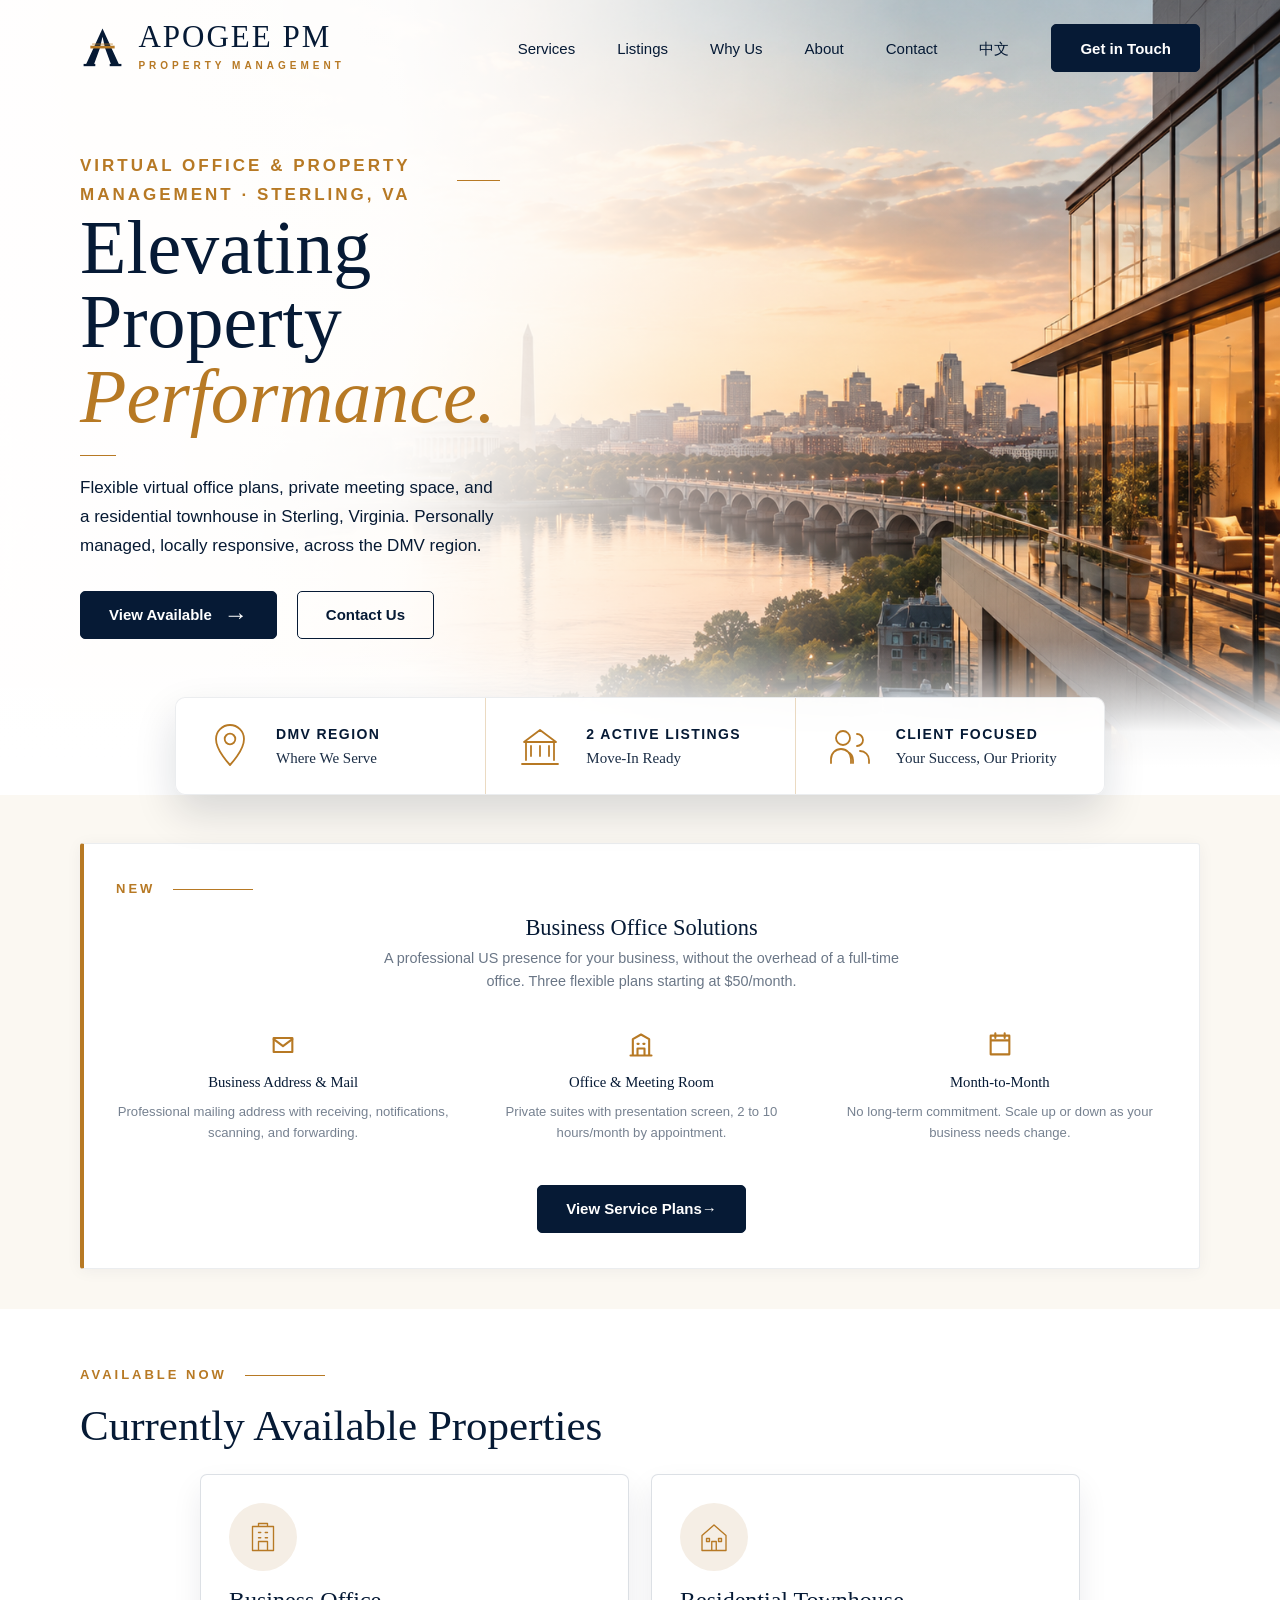
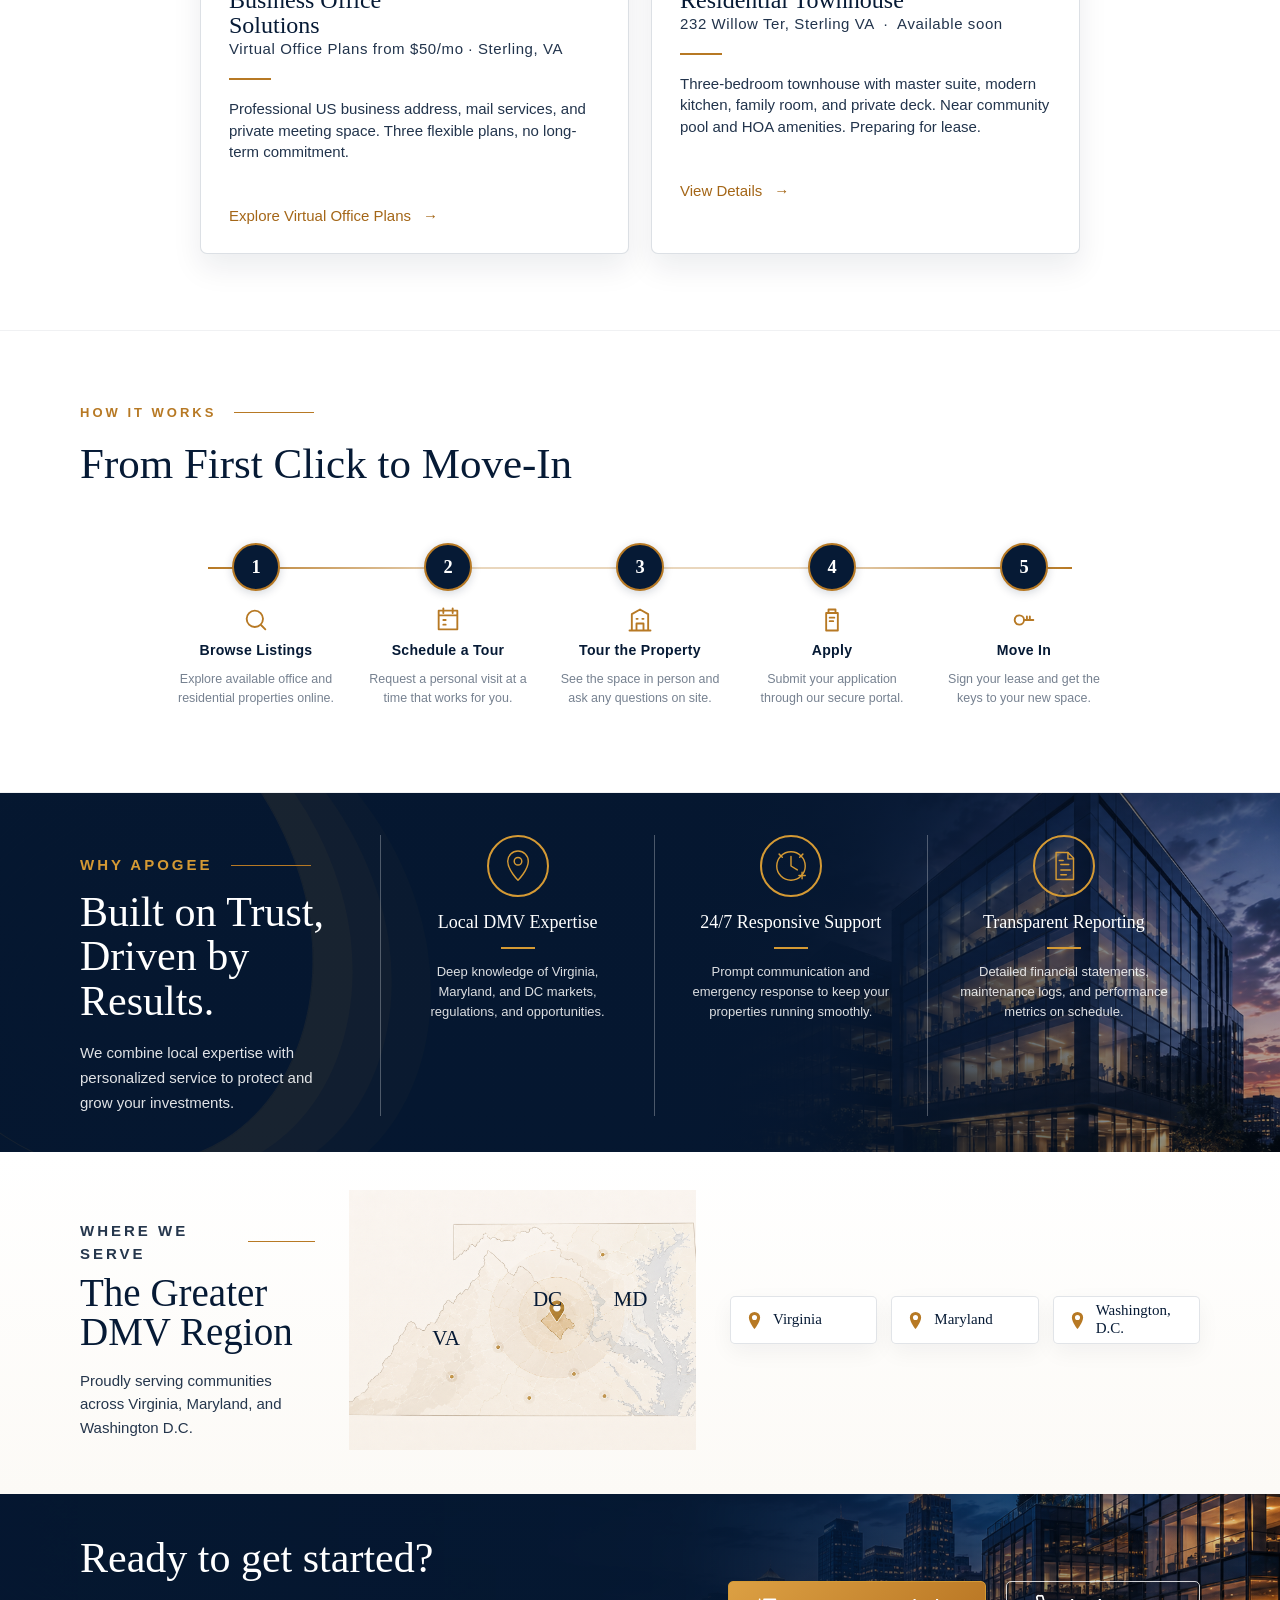
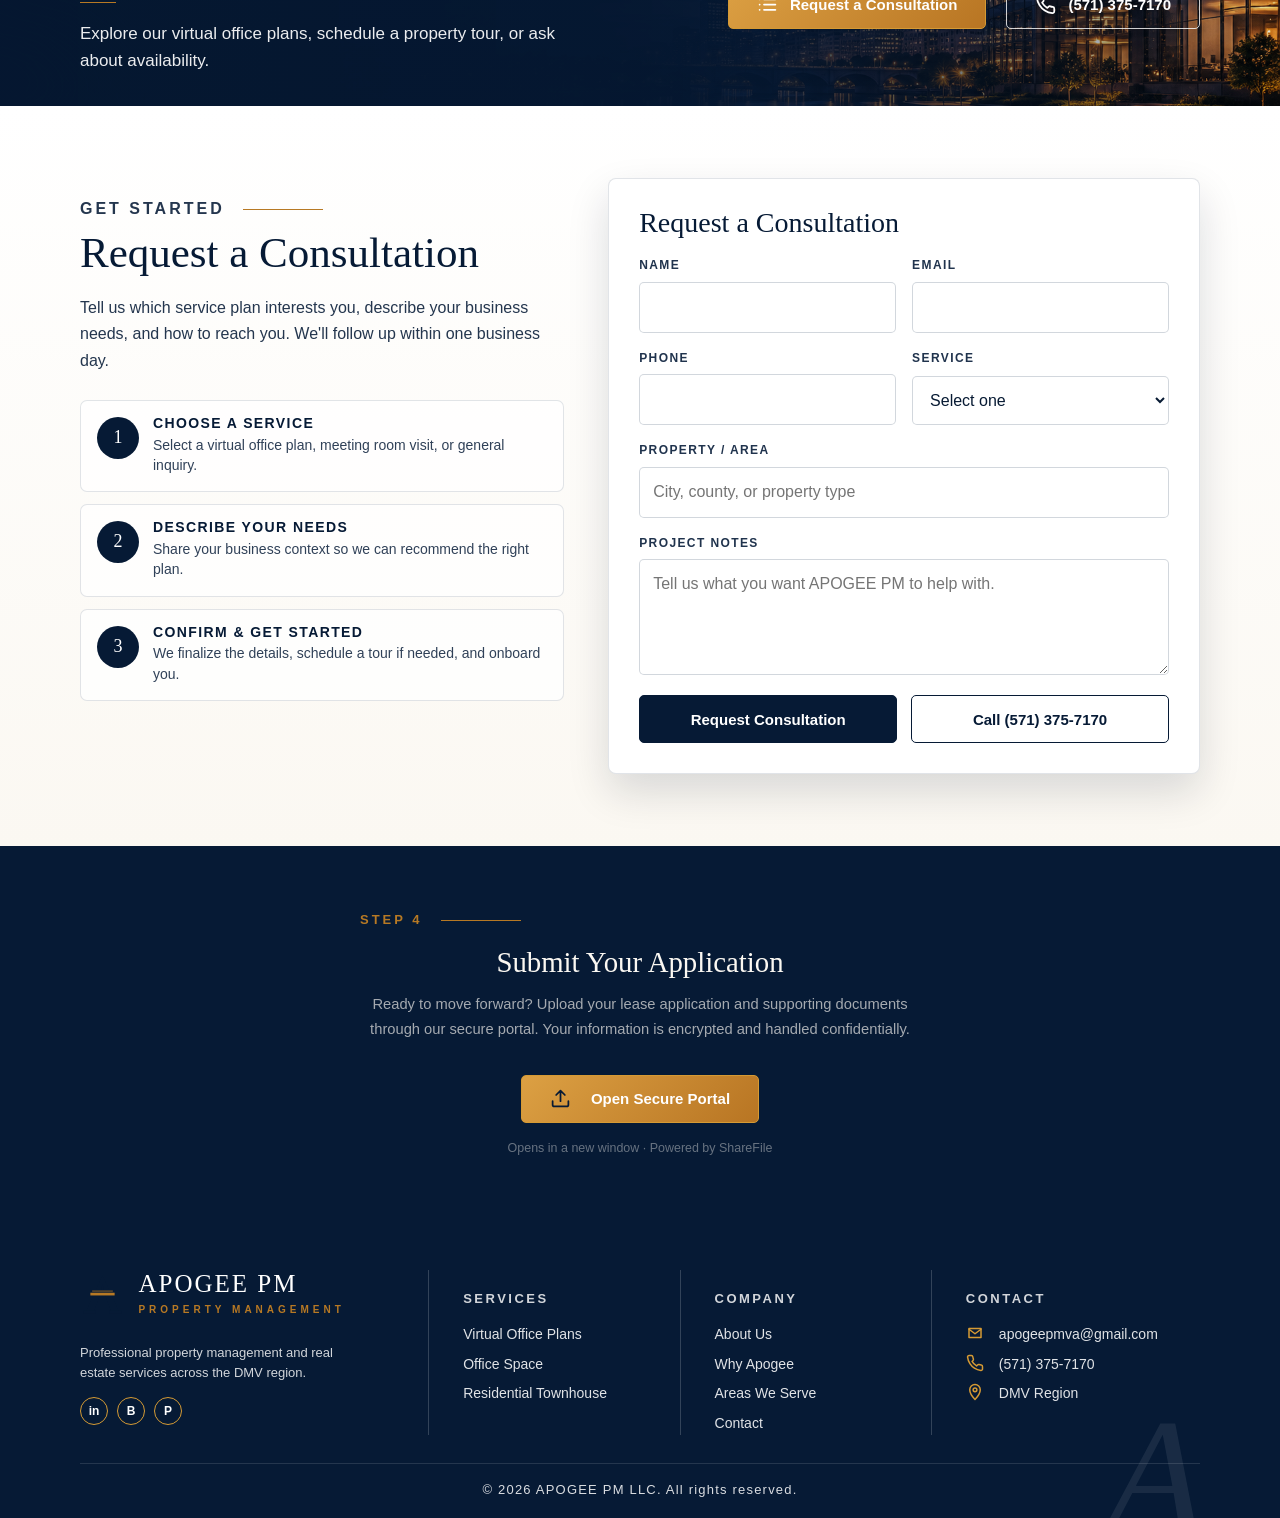
<file: index.html>
﻿<!DOCTYPE html>
<html lang="en">
<head>
  <meta charset="UTF-8">
  <meta name="viewport" content="width=device-width, initial-scale=1.0">
  <title>APOGEE PM | Virtual Office & Property Management in Sterling, VA</title>
  <meta name="description" content="Professional virtual office services and property management in Sterling, VA. Flexible plans from $50/month with business address, mail services, and meeting space.">
  <meta property="og:type" content="website">
  <meta property="og:url" content="https://apogeepmllc.com/">
  <meta property="og:title" content="APOGEE PM | Virtual Office & Property Management">
  <meta property="og:description" content="Flexible virtual office plans from $50/month. Business address, mail handling, private office, and meeting room in Sterling, VA.">
  <meta property="og:image" content="https://apogeepmllc.com/assets/img/hero.png">
  <meta property="og:locale" content="en_US">
  <meta property="og:locale:alternate" content="zh_CN">
  <meta name="twitter:card" content="summary_large_image">
  <meta name="twitter:title" content="APOGEE PM | Virtual Office & Property Management">
  <meta name="twitter:description" content="Flexible virtual office plans from $50/month in Sterling, VA.">
  <meta name="twitter:image" content="https://apogeepmllc.com/assets/img/hero.png">
  <link rel="icon" type="image/png" sizes="32x32" href="assets/img/favicon-32.png">
  <link rel="icon" type="image/png" sizes="16x16" href="assets/img/favicon-16.png">
  <link rel="apple-touch-icon" href="assets/img/apple-touch-icon.png">
  <link rel="canonical" href="https://apogeepmllc.com/">
  <link rel="alternate" hreflang="en" href="https://apogeepmllc.com/">
  <link rel="alternate" hreflang="zh-CN" href="https://apogeepmllc.com/zh/">
  <link rel="alternate" hreflang="x-default" href="https://apogeepmllc.com/">
  <link rel="stylesheet" href="tokens.css">
  <link rel="stylesheet" href="styles.css">
  <script type="application/ld+json">
  {
    "@context": "https://schema.org",
    "@type": "LocalBusiness",
    "name": "APOGEE PM LLC",
    "description": "Professional virtual office services and property management in Sterling, Virginia. Flexible plans from $50/month.",
    "url": "https://apogeepmllc.com",
    "telephone": "+1-571-375-7170",
    "email": "apogeepmva@gmail.com",
    "address": {
      "@type": "PostalAddress",
      "streetAddress": "21165 Whitfield Pl, Suite 207",
      "addressLocality": "Sterling",
      "addressRegion": "VA",
      "postalCode": "20165",
      "addressCountry": "US"
    },
    "geo": {
      "@type": "GeoCoordinates",
      "latitude": 39.0066,
      "longitude": -77.4286
    },
    "priceRange": "$50 - $350/month",
    "image": "https://apogeepmllc.com/assets/img/hero.png",
    "hasOfferCatalog": {
      "@type": "OfferCatalog",
      "name": "Virtual Office Services",
      "itemListElement": [
        {
          "@type": "Offer",
          "name": "Basic Virtual Office",
          "price": "50",
          "priceCurrency": "USD",
          "description": "Professional business address and mail handling"
        },
        {
          "@type": "Offer",
          "name": "Advanced Virtual Office",
          "price": "150",
          "priceCurrency": "USD",
          "description": "Business address, mail handling, and office access"
        },
        {
          "@type": "Offer",
          "name": "Executive Virtual Office",
          "price": "350",
          "priceCurrency": "USD",
          "description": "Full office suite with dedicated workspace and meeting room"
        }
      ]
    }
  }
  </script>
</head>
<body>
  <div class="page">
    <header class="site-header">
      <div class="shell nav">
        <a class="brand" href="#top" aria-label="APOGEE PM home">
          <img class="brand-mark" src="assets/img/apogee-mark.svg" alt="" aria-hidden="true" width="46" height="50">
          <span>
            <span class="brand-word">APOGEE PM</span>
            <span class="brand-kicker">Property Management</span>
          </span>
        </a>

        <button class="nav-toggle" aria-label="Open menu" aria-expanded="false">
          <svg viewBox="0 0 24 24"><path d="M3 6h18M3 12h18M3 18h18"/></svg>
        </button>

        <nav class="nav-links" aria-label="Primary navigation">
          <a href="/services/">Services</a>
          <a href="/listings/">Listings</a>
          <a href="#why">Why Us</a>
          <a href="#about">About</a>
          <a href="#contact">Contact</a>
          <a href="zh/" hreflang="zh-CN" lang="zh-CN">中文</a>
          <a class="button button-dark" href="#contact">Get in Touch</a>
        </nav>
      </div>
    </header>

    <main id="top">
      <section class="hero" aria-label="APOGEE PM introduction">
        <div class="shell">
          <div class="hero-copy">
            <p class="eyebrow">Virtual Office &amp; Property Management · Sterling, VA</p>
            <h1>Elevating Property <em>Performance.</em></h1>
            <div class="rule-short" aria-hidden="true"></div>
            <p>Flexible virtual office plans, private meeting space, and a residential townhouse in Sterling, Virginia. Personally managed, locally responsive, across the DMV region.</p>
            <div class="hero-actions">
              <a class="button button-dark" href="#properties">View Available <span class="arrow" aria-hidden="true">&rarr;</span></a>
              <a class="button" href="#contact">Contact Us</a>
            </div>
          </div>
        </div>
      </section>

      <section class="proof-card" aria-label="Highlights">
        <article class="proof-item">
          <span class="icon" aria-hidden="true">
            <svg viewBox="0 0 48 48"><path d="M24 43s14-14.4 14-26A14 14 0 0 0 10 17c0 11.6 14 26 14 26Z"/><circle cx="24" cy="17" r="5.3"/></svg>
          </span>
          <div>
            <p class="proof-title">DMV Region</p>
            <p class="proof-copy">Where We Serve</p>
          </div>
        </article>
        <article class="proof-item">
          <span class="icon" aria-hidden="true">
            <svg viewBox="0 0 48 48"><path d="M6 42h36M10 38V20h28v18M8 20h32L24 8 8 20ZM15 24v10M24 24v10M33 24v10"/></svg>
          </span>
          <div>
            <p class="proof-title">2 Active Listings</p>
            <p class="proof-copy">Move-In Ready</p>
          </div>
        </article>
        <article class="proof-item">
          <span class="icon" aria-hidden="true">
            <svg viewBox="0 0 48 48"><path d="M17 23a7 7 0 1 0 0-14 7 7 0 0 0 0 14ZM31 24a6 6 0 1 0 0-12M5 41v-4a10 10 0 0 1 20 0v4M27 41v-3a9 9 0 0 0-5-8M34 29a9 9 0 0 1 9 9v3"/></svg>
          </span>
          <div>
            <p class="proof-title">Client Focused</p>
            <p class="proof-copy">Your Success, Our Priority</p>
          </div>
        </article>
      </section>

      <section class="svc-spotlight" id="services-spotlight">
        <div class="shell">
          <div class="spotlight-card">
            <div class="spotlight-intro">
              <p class="eyebrow">New</p>
              <h2>Business Office Solutions</h2>
              <p class="spotlight-sub">A professional US presence for your business, without the overhead of a full-time office. Three flexible plans starting at $50/month.</p>
            </div>
            <div class="spotlight-features">
              <div class="spotlight-feature">
                <span class="spotlight-icon" aria-hidden="true"><svg viewBox="0 0 24 24"><path d="M4 6h16v12H4z"/><path d="m4 7 8 6 8-6"/></svg></span>
                <h3>Business Address &amp; Mail</h3>
                <p>Professional mailing address with receiving, notifications, scanning, and forwarding.</p>
              </div>
              <div class="spotlight-feature">
                <span class="spotlight-icon" aria-hidden="true"><svg viewBox="0 0 24 24"><path d="M3 21h18M5 21V7l7-4 7 4v14M9 21v-6h6v6M9 11h1M14 11h1"/></svg></span>
                <h3>Office &amp; Meeting Room</h3>
                <p>Private suites with presentation screen, 2 to 10 hours/month by appointment.</p>
              </div>
              <div class="spotlight-feature">
                <span class="spotlight-icon" aria-hidden="true"><svg viewBox="0 0 24 24"><path d="M4 8h16M4 4h16v16H4zM8 2v4M16 2v4"/></svg></span>
                <h3>Month-to-Month</h3>
                <p>No long-term commitment. Scale up or down as your business needs change.</p>
              </div>
            </div>
            <div class="spotlight-cta">
              <a class="button button-dark" href="/services/">View Service Plans <span aria-hidden="true">&rarr;</span></a>
            </div>
          </div>
        </div>
      </section>

      <section class="section section-tight" id="properties">
        <div class="shell">
          <p class="eyebrow">Available Now</p>
          <h2 class="section-title">Currently Available Properties</h2>

          <div class="services-grid services-grid-2">
            <article class="service-card">
              <div class="service-icon" aria-hidden="true">
                <span class="icon">
                  <svg viewBox="0 0 48 48"><path d="M10 42h28V10H10v32ZM18 42V30h12v12M18 18h3M27 18h3M18 25h3M27 25h3M18 10V6h12v4"/></svg>
                </span>
              </div>
              <h3>Business Office Solutions</h3>
              <p class="card-meta">Virtual Office Plans from $50/mo · Sterling, VA</p>
              <div class="gold-line" aria-hidden="true"></div>
              <p>Professional US business address, mail services, and private meeting space. Three flexible plans, no long-term commitment.</p>
              <a class="learn" href="/services/">Explore Virtual Office Plans <span aria-hidden="true">&rarr;</span></a>
            </article>

            <article class="service-card">
              <div class="service-icon" aria-hidden="true">
                <span class="icon">
                  <svg viewBox="0 0 48 48"><path d="M8 22 L24 8 L40 22 L40 42 L8 42 Z M21 42 L21 30 L27 30 L27 42 M14 26 L18 26 L18 30 L14 30 Z M30 26 L34 26 L34 30 L30 30 Z"/></svg>
                </span>
              </div>
              <h3>Residential Townhouse</h3>
              <p class="card-meta">232 Willow Ter, Sterling VA &nbsp;·&nbsp; Available soon</p>
              <div class="gold-line" aria-hidden="true"></div>
              <p>Three-bedroom townhouse with master suite, modern kitchen, family room, and private deck. Near community pool and HOA amenities. Preparing for lease.</p>
              <a class="learn" href="/listings/#townhouse">View Details <span aria-hidden="true">&rarr;</span></a>
            </article>
          </div>
        </div>
      </section>

      <section class="process" id="process">
        <div class="shell">
          <p class="eyebrow">How It Works</p>
          <h2 class="section-title">From First Click to Move-In</h2>

          <div class="process-steps">
            <a class="step" href="/listings/">
              <div class="step-num">1</div>
              <div class="step-icon">
                <svg viewBox="0 0 24 24"><circle cx="11" cy="11" r="7"/><path d="m20 20-3.5-3.5"/></svg>
              </div>
              <h3>Browse Listings</h3>
              <p>Explore available office and residential properties online.</p>
            </a>

            <a class="step" href="/tour/">
              <div class="step-num">2</div>
              <div class="step-icon">
                <svg viewBox="0 0 24 24"><path d="M4 8h16M4 4h16v16H4zM8 2v4M16 2v4M8 12h2M8 16h2"/></svg>
              </div>
              <h3>Schedule a Tour</h3>
              <p>Request a personal visit at a time that works for you.</p>
            </a>

            <a class="step" href="/tour/">
              <div class="step-num">3</div>
              <div class="step-icon">
                <svg viewBox="0 0 24 24"><path d="M3 21h18M5 21V7l7-4 7 4v14M9 21v-6h6v6M9 11h1M14 11h1"/></svg>
              </div>
              <h3>Tour the Property</h3>
              <p>See the space in person and ask any questions on site.</p>
            </a>

            <a class="step" href="#apply">
              <div class="step-num">4</div>
              <div class="step-icon">
                <svg viewBox="0 0 24 24"><path d="M9 3h6v3H9zM7 6h10v15H7zM10 10h4M10 13h3"/></svg>
              </div>
              <h3>Apply</h3>
              <p>Submit your application through our secure portal.</p>
            </a>

            <a class="step" href="#contact">
              <div class="step-num">5</div>
              <div class="step-icon">
                <svg viewBox="0 0 24 24"><circle cx="8" cy="12" r="4"/><path d="M12 12h8M17 9v3M14.5 9v3"/></svg>
              </div>
              <h3>Move In</h3>
              <p>Sign your lease and get the keys to your new space.</p>
            </a>
          </div>
        </div>
      </section>

      <section class="dark-band" id="why">
        <div class="shell trust-grid">
          <div class="trust-intro" id="about">
            <p class="eyebrow">Why APOGEE</p>
            <h2>Built on Trust,<br>Driven by Results.</h2>
            <p>We combine local expertise with personalized service to protect and grow your investments.</p>
          </div>

          <article class="trust-item">
            <span class="icon" aria-hidden="true">
              <svg viewBox="0 0 48 48"><path d="M24 42s13-13.1 13-24a13 13 0 0 0-26 0c0 10.9 13 24 13 24Z"/><circle cx="24" cy="18" r="4.8"/></svg>
            </span>
            <h3>Local DMV Expertise</h3>
            <div class="gold-line" aria-hidden="true"></div>
            <p>Deep knowledge of Virginia, Maryland, and DC markets, regulations, and opportunities.</p>
          </article>

          <article class="trust-item">
            <span class="icon" aria-hidden="true">
              <svg viewBox="0 0 48 48"><circle cx="24" cy="24" r="18"/><path d="M24 12v12l8 5M35 13l4-4M13 13 9 9"/><path d="M34 36h8M38 32v8"/></svg>
            </span>
            <h3>24/7 Responsive Support</h3>
            <div class="gold-line" aria-hidden="true"></div>
            <p>Prompt communication and emergency response to keep your properties running smoothly.</p>
          </article>

          <article class="trust-item">
            <span class="icon" aria-hidden="true">
              <svg viewBox="0 0 48 48"><path d="M14 7h15l7 7v27H14V7Z"/><path d="M29 7v8h7M20 22h10M20 29h12M20 35h7M18 17h5"/></svg>
            </span>
            <h3>Transparent Reporting</h3>
            <div class="gold-line" aria-hidden="true"></div>
            <p>Detailed financial statements, maintenance logs, and performance metrics on schedule.</p>
          </article>
        </div>
      </section>

      <section class="areas" id="areas">
        <div class="shell areas-grid">
          <div>
            <p class="eyebrow">Where We Serve</p>
            <h2>The Greater<br>DMV Region</h2>
            <p>Proudly serving communities across Virginia, Maryland, and Washington D.C.</p>
          </div>

          <div class="map-wrap" aria-label="Map of the DMV service region">
            <img src="assets/img/map-dmv.png" alt="Stylized DMV region map">
            <span class="map-label map-label-va">VA</span>
            <span class="map-label map-label-dc">DC</span>
            <span class="map-label map-label-md">MD</span>
          </div>

          <div class="area-pills">
            <span class="area-pill"><span class="pin" aria-hidden="true"><svg viewBox="0 0 16 22"><path d="M8 21S1.8 13.5 1.8 8.3A6.2 6.2 0 0 1 14.2 8.3C14.2 13.5 8 21 8 21Zm0-10a2.8 2.8 0 1 0 0-5.6A2.8 2.8 0 0 0 8 11Z"/></svg></span>Virginia</span>
            <span class="area-pill"><span class="pin" aria-hidden="true"><svg viewBox="0 0 16 22"><path d="M8 21S1.8 13.5 1.8 8.3A6.2 6.2 0 0 1 14.2 8.3C14.2 13.5 8 21 8 21Zm0-10a2.8 2.8 0 1 0 0-5.6A2.8 2.8 0 0 0 8 11Z"/></svg></span>Maryland</span>
            <span class="area-pill"><span class="pin" aria-hidden="true"><svg viewBox="0 0 16 22"><path d="M8 21S1.8 13.5 1.8 8.3A6.2 6.2 0 0 1 14.2 8.3C14.2 13.5 8 21 8 21Zm0-10a2.8 2.8 0 1 0 0-5.6A2.8 2.8 0 0 0 8 11Z"/></svg></span>Washington, D.C.</span>
          </div>
        </div>
      </section>

      <section class="cta">
        <div class="shell">
          <div class="cta-copy">
            <h2>Ready to get started?</h2>
            <div class="rule-short" aria-hidden="true"></div>
            <p>Explore our virtual office plans, schedule a property tour, or ask about availability.</p>
          </div>
          <div class="cta-actions">
            <a class="button button-gold" href="#contact">
              <span class="mini-icon" aria-hidden="true"><svg viewBox="0 0 24 24"><path d="M8 6h13M8 12h13M8 18h13M3 6h.01M3 12h.01M3 18h.01"/></svg></span>
              Request a Consultation
            </a>
            <a class="button button-ghost-light" href="tel:+15713757170">
              <span class="mini-icon" aria-hidden="true"><svg viewBox="0 0 24 24"><path d="M22 16.9v3a2 2 0 0 1-2.2 2 19.8 19.8 0 0 1-8.6-3.1 19.5 19.5 0 0 1-6-6A19.8 19.8 0 0 1 2.1 4.2 2 2 0 0 1 4.1 2h3a2 2 0 0 1 2 1.7c.1 1 .4 2 .7 2.8a2 2 0 0 1-.5 2.1L8.1 9.9a16 16 0 0 0 6 6l1.3-1.3a2 2 0 0 1 2.1-.5 13 13 0 0 0 2.8.7 2 2 0 0 1 1.7 2.1Z"/></svg></span>
              (571) 375-7170
            </a>
          </div>
        </div>
      </section>

      <section class="intake" id="contact">
        <div class="shell intake-grid">
          <div class="intake-copy">
            <p class="eyebrow">Get Started</p>
            <h2 class="section-title">Request a Consultation</h2>
            <p>Tell us which service plan interests you, describe your business needs, and how to reach you. We'll follow up within one business day.</p>

            <div class="intake-steps">
              <article class="intake-step">
                <span class="step-number">1</span>
                <div>
                  <h3>Choose a Service</h3>
                  <p>Select a virtual office plan, meeting room visit, or general inquiry.</p>
                </div>
              </article>
              <article class="intake-step">
                <span class="step-number">2</span>
                <div>
                  <h3>Describe Your Needs</h3>
                  <p>Share your business context so we can recommend the right plan.</p>
                </div>
              </article>
              <article class="intake-step">
                <span class="step-number">3</span>
                <div>
                  <h3>Confirm &amp; Get Started</h3>
                  <p>We finalize the details, schedule a tour if needed, and onboard you.</p>
                </div>
              </article>
            </div>
          </div>

          <div class="contact-panel">
            <h3>Request a Consultation</h3>
            <form class="contact-form" action="https://formspree.io/f/xlgvyyyk" method="POST">
              <div class="form-row">
                <div class="field">
                  <label for="name">Name</label>
                  <input id="name" name="Name" type="text" autocomplete="name" required>
                </div>
                <div class="field">
                  <label for="email">Email</label>
                  <input id="email" name="Email" type="email" autocomplete="email" required>
                </div>
              </div>

              <div class="form-row">
                <div class="field">
                  <label for="phone">Phone</label>
                  <input id="phone" name="Phone" type="tel" autocomplete="tel">
                </div>
                <div class="field">
                  <label for="service">Service</label>
                  <select id="service" name="Service" required>
                    <option value="">Select one</option>
                    <option value="Level 1 Virtual Office - $50/mo">Level 1 Virtual Office ($50/mo)</option>
                    <option value="Level 2 Virtual Office - $150/mo">Level 2 Virtual Office ($150/mo)</option>
                    <option value="Level 3 Executive Business - $350/mo">Level 3 Executive Business ($350/mo)</option>
                    <option value="Meeting Room / Office Visit">Meeting Room / Office Visit</option>
                    <option value="Tax & Accounting Support">Tax &amp; Accounting Support</option>
                    <option value="Townhouse Viewing">Townhouse Viewing</option>
                    <option value="General Inquiry">General Inquiry</option>
                  </select>
                </div>
              </div>

              <div class="field">
                <label for="property">Property / Area</label>
                <input id="property" name="Property or Area" type="text" placeholder="City, county, or property type">
              </div>

              <div class="field">
                <label for="message">Project Notes</label>
                <textarea id="message" name="Project Notes" placeholder="Tell us what you want APOGEE PM to help with."></textarea>
              </div>

              <div class="form-actions">
                <button class="button button-dark button-full" type="submit">Request Consultation</button>
                <a class="button button-full" href="tel:+15713757170">Call (571) 375-7170</a>
              </div>
            </form>
          </div>
        </div>
      </section>

      <section class="apply-band" id="apply">
        <div class="shell">
          <div class="apply-card">
            <p class="eyebrow">Step 4</p>
            <h2>Submit Your Application</h2>
            <p class="apply-desc">Ready to move forward? Upload your lease application and supporting documents through our secure portal. Your information is encrypted and handled confidentially.</p>
            <a class="button button-gold" href="https://auth.sharefile.io/securelogin/login" target="_blank" rel="noopener">
              <span class="mini-icon" aria-hidden="true"><svg viewBox="0 0 24 24" width="16" height="16"><path d="M21 15v4a2 2 0 0 1-2 2H5a2 2 0 0 1-2-2v-4M17 8l-5-5-5 5M12 3v12"/></svg></span>
              Open Secure Portal
            </a>
            <p class="apply-note">Opens in a new window &middot; Powered by ShareFile</p>
          </div>
        </div>
      </section>

    </main>

    <footer class="footer">
      <div class="shell footer-grid">
        <div>
          <a class="brand" href="#top" aria-label="APOGEE PM home">
            <img class="brand-mark" src="assets/img/apogee-mark.svg" alt="" aria-hidden="true" width="46" height="50">
            <span>
              <span class="brand-word">APOGEE PM</span>
              <span class="brand-kicker">Property Management</span>
            </span>
          </a>
          <p>Professional property management and real estate services across the DMV region.</p>
          <div class="socials" aria-label="Social links">
            <span>in</span>
            <span>B</span>
            <span>P</span>
          </div>
        </div>

        <div class="footer-col">
          <p class="footer-heading">Services</p>
          <ul class="footer-list">
            <li><a href="/services/">Virtual Office Plans</a></li>
            <li><a href="/listings/#office">Office Space</a></li>
            <li><a href="/listings/#townhouse">Residential Townhouse</a></li>
          </ul>
        </div>

        <div class="footer-col">
          <p class="footer-heading">Company</p>
          <ul class="footer-list">
            <li><a href="#about">About Us</a></li>
            <li><a href="#why">Why Apogee</a></li>
            <li><a href="#areas">Areas We Serve</a></li>
            <li><a href="#contact">Contact</a></li>
          </ul>
        </div>

        <div class="footer-col">
          <p class="footer-heading">Contact</p>
          <ul class="footer-list">
            <li class="contact-line">
              <span class="mini-icon" aria-hidden="true"><svg viewBox="0 0 24 24"><path d="M4 6h16v12H4z"/><path d="m4 7 8 6 8-6"/></svg></span>
              <a href="mailto:apogeepmva@gmail.com">apogeepmva@gmail.com</a>
            </li>
            <li class="contact-line">
              <span class="mini-icon" aria-hidden="true"><svg viewBox="0 0 24 24"><path d="M22 16.9v3a2 2 0 0 1-2.2 2 19.8 19.8 0 0 1-8.6-3.1 19.5 19.5 0 0 1-6-6A19.8 19.8 0 0 1 2.1 4.2 2 2 0 0 1 4.1 2h3a2 2 0 0 1 2 1.7c.1 1 .4 2 .7 2.8a2 2 0 0 1-.5 2.1L8.1 9.9a16 16 0 0 0 6 6l1.3-1.3a2 2 0 0 1 2.1-.5 13 13 0 0 0 2.8.7 2 2 0 0 1 1.7 2.1Z"/></svg></span>
              <a href="tel:+15713757170">(571) 375-7170</a>
            </li>
            <li class="contact-line">
              <span class="mini-icon" aria-hidden="true"><svg viewBox="0 0 24 24"><path d="M12 22s7-7.3 7-13A7 7 0 0 0 5 9c0 5.7 7 13 7 13Z"/><circle cx="12" cy="9" r="2.5"/></svg></span>
              DMV Region
            </li>
          </ul>
        </div>
      </div>
      <div class="shell copyright">&copy; 2026 APOGEE PM LLC. All rights reserved.</div>
    </footer>
  </div>
  <script>
    document.querySelector('.nav-toggle').addEventListener('click', function () {
      var nav = document.querySelector('.nav-links');
      var open = nav.classList.toggle('is-open');
      this.setAttribute('aria-expanded', open);
      this.innerHTML = open
        ? '<svg viewBox="0 0 24 24"><path d="M18 6 6 18M6 6l12 12"/></svg>'
        : '<svg viewBox="0 0 24 24"><path d="M3 6h18M3 12h18M3 18h18"/></svg>';
    });
  </script>
</body>
</html>
</file>
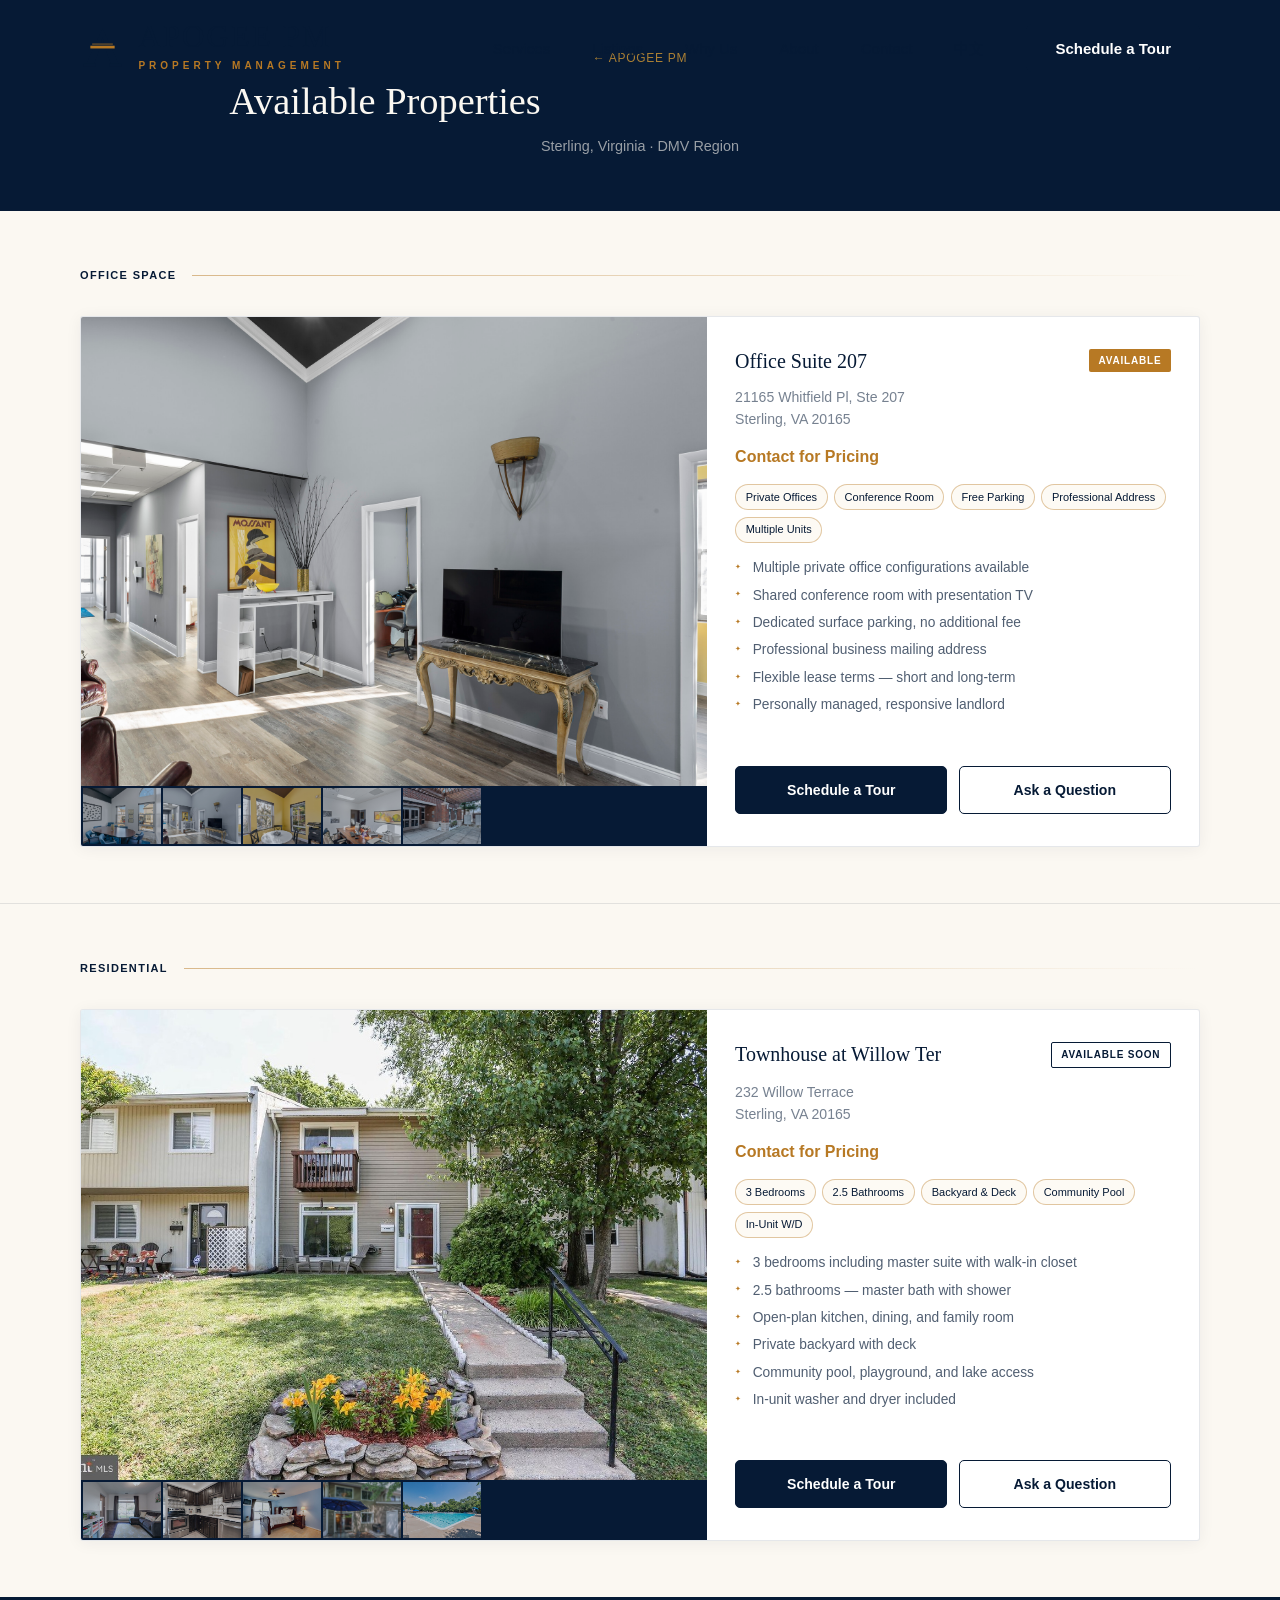
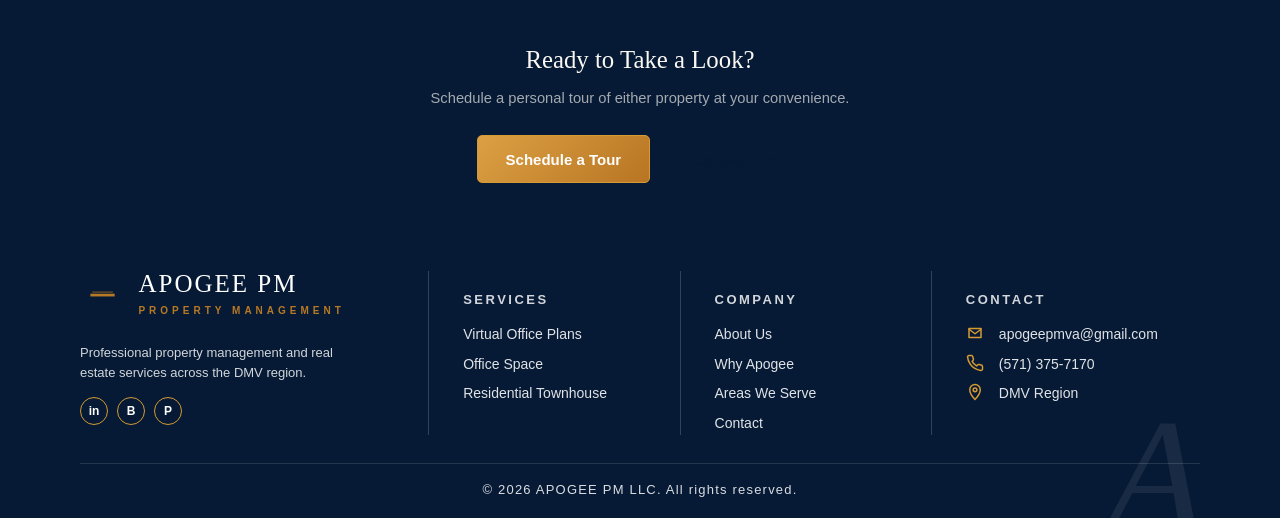
<file: listings/index.html>
<!DOCTYPE html>
<html lang="en">
<head>
  <meta charset="UTF-8">
  <meta name="viewport" content="width=device-width, initial-scale=1.0">
  <title>Available Properties | APOGEE PM Sterling, VA</title>
  <meta name="description" content="Office space and residential townhouse available in Sterling, VA. Professional property management by APOGEE PM LLC.">
  <meta property="og:type" content="website">
  <meta property="og:url" content="https://apogeepmllc.com/listings/">
  <meta property="og:title" content="Available Properties | APOGEE PM">
  <meta property="og:description" content="Office space and residential townhouse in Sterling, VA.">
  <meta property="og:image" content="https://apogeepmllc.com/assets/img/hero.png">
  <meta name="twitter:card" content="summary_large_image">
  <link rel="icon" type="image/png" sizes="32x32" href="../assets/img/favicon-32.png">
  <link rel="icon" type="image/png" sizes="16x16" href="../assets/img/favicon-16.png">
  <link rel="apple-touch-icon" href="../assets/img/apple-touch-icon.png">
  <link rel="canonical" href="https://apogeepmllc.com/listings/">
  <link rel="stylesheet" href="../tokens.css">
  <link rel="stylesheet" href="../styles.css">
  <style>
    /* ── Page hero ─────────────────────────────────────── */
    .page-hero {
      background: var(--navy);
      color: var(--paper);
      padding: 2.8rem 0 2.4rem;
      text-align: center;
    }
    .back-link {
      display: inline-flex;
      align-items: center;
      gap: .35rem;
      font-size: 12px;
      font-family: var(--sans);
      letter-spacing: .06em;
      text-transform: uppercase;
      color: var(--gold-2);
      text-decoration: none;
      margin-bottom: 1rem;
      opacity: .8;
    }
    .back-link:hover { opacity: 1; }
    .page-hero h1 {
      font-size: clamp(1.8rem, 3.5vw, 2.4rem);
      color: var(--paper);
      margin-bottom: .4rem;
    }
    .page-hero .sub {
      color: rgba(251,248,242,.6);
      font-size: .9rem;
      font-family: var(--sans);
    }

    /* ── Listing sections ──────────────────────────────── */
    .listing-section {
      padding: 3.5rem 0;
      background: var(--paper);
    }
    .listing-section + .listing-section {
      border-top: 1px solid rgba(6,26,53,.1);
    }
    .section-label {
      display: flex;
      align-items: center;
      gap: 1rem;
      margin-bottom: 2rem;
    }
    .section-label span {
      font-size: 11px;
      font-family: var(--sans);
      font-weight: 700;
      letter-spacing: .12em;
      text-transform: uppercase;
      color: var(--navy);
      white-space: nowrap;
    }
    .section-label::after {
      content: "";
      flex: 1;
      height: 1px;
      background: linear-gradient(to right, var(--gold), transparent);
      opacity: .5;
    }

    /* ── Card ──────────────────────────────────────────── */
    .listing-card {
      background: #fff;
      border: 1px solid rgba(6,26,53,.1);
      border-radius: 3px;
      overflow: hidden;
      display: grid;
      grid-template-columns: 56% 44%;
      box-shadow: 0 2px 16px rgba(6,26,53,.06);
    }
    @media (max-width: 760px) {
      .listing-card { grid-template-columns: 1fr; }
    }

    /* ── Photo panel ───────────────────────────────────── */
    .listing-media { display: flex; flex-direction: column; }
    .listing-hero-img {
      width: 100%;
      aspect-ratio: 4/3;
      object-fit: cover;
      display: block;
    }
    .listing-thumbs {
      display: flex;
      gap: 2px;
      background: var(--navy);
      padding: 2px;
      overflow-x: auto;
      scrollbar-width: none;
    }
    .listing-thumbs::-webkit-scrollbar { display: none; }
    .listing-thumbs img {
      width: 78px;
      height: 56px;
      object-fit: cover;
      flex-shrink: 0;
      opacity: .75;
      transition: opacity .2s;
    }
    .listing-thumbs img:hover { opacity: 1; }

    /* ── Details panel ─────────────────────────────────── */
    .listing-details {
      padding: 2rem 1.75rem;
      display: flex;
      flex-direction: column;
      gap: .9rem;
    }
    .listing-title-row {
      display: flex;
      align-items: flex-start;
      justify-content: space-between;
      gap: .8rem;
    }
    .listing-title-row h3 {
      font-size: 1.25rem;
      color: var(--navy);
      line-height: 1.2;
      margin: 0;
    }
    .badge {
      font-size: 10px;
      font-family: var(--sans);
      font-weight: 700;
      letter-spacing: .08em;
      text-transform: uppercase;
      padding: .25rem .6rem;
      border-radius: 2px;
      white-space: nowrap;
      flex-shrink: 0;
    }
    .badge-available { background: var(--gold); color: #fff; }
    .badge-soon { border: 1.5px solid var(--navy); color: var(--navy); }
    .listing-address {
      font-size: .88rem;
      color: rgba(6,26,53,.55);
      line-height: 1.55;
      margin: 0;
    }
    .listing-price {
      font-size: 1rem;
      font-weight: 600;
      color: var(--gold);
      font-family: var(--sans);
      margin: 0;
    }

    /* ── Spec chips ────────────────────────────────────── */
    .listing-specs {
      display: flex;
      flex-wrap: wrap;
      gap: .4rem;
    }
    .spec-chip {
      font-size: 11px;
      font-family: var(--sans);
      padding: .22rem .6rem;
      border: 1px solid rgba(183,121,36,.4);
      border-radius: 20px;
      color: var(--navy);
      background: rgba(213,154,52,.05);
    }

    /* ── Feature list ──────────────────────────────────── */
    .listing-features {
      list-style: none;
      padding: 0;
      margin: 0;
      display: flex;
      flex-direction: column;
      gap: .38rem;
    }
    .listing-features li {
      font-size: .86rem;
      color: rgba(6,26,53,.7);
      padding-left: 1.1rem;
      position: relative;
    }
    .listing-features li::before {
      content: "✦";
      font-size: 7px;
      color: var(--gold);
      position: absolute;
      left: 0;
      top: .3rem;
    }

    /* ── Card CTAs ─────────────────────────────────────── */
    .listing-actions {
      display: flex;
      flex-wrap: wrap;
      gap: .7rem;
      margin-top: auto;
      padding-top: .4rem;
    }
    .listing-actions .button {
      flex: 1;
      min-width: 110px;
      text-align: center;
      font-size: .88rem;
      padding: .65rem 1rem;
    }

    /* ── Bottom CTA band ───────────────────────────────── */
    .listings-footer-cta {
      background: var(--navy);
      padding: 3.2rem 0;
      text-align: center;
    }
    .listings-footer-cta h2 {
      color: var(--paper);
      font-size: 1.55rem;
      margin-bottom: .55rem;
    }
    .listings-footer-cta p {
      color: rgba(251,248,242,.65);
      font-size: .92rem;
      margin-bottom: 1.6rem;
    }
    .listings-footer-cta .cta-row {
      display: flex;
      justify-content: center;
      gap: 1rem;
      flex-wrap: wrap;
    }
  </style>
</head>
<body>
  <div class="page">

    <header class="site-header">
      <div class="shell nav">
        <a class="brand" href="/" aria-label="APOGEE PM home">
          <img class="brand-mark" src="../assets/img/apogee-mark.svg" alt="" aria-hidden="true" width="46" height="50">
          <span>
            <span class="brand-word">APOGEE PM</span>
            <span class="brand-kicker">Property Management</span>
          </span>
        </a>
        <button class="nav-toggle" aria-label="Open menu" aria-expanded="false">
          <svg viewBox="0 0 24 24"><path d="M3 6h18M3 12h18M3 18h18"/></svg>
        </button>

        <nav class="nav-links" aria-label="Primary navigation">
          <a href="/services/">Services</a>
          <a href="/listings/" aria-current="page">Listings</a>
          <a href="/#why">Why Us</a>
          <a href="/#about">About</a>
          <a href="/#contact">Contact</a>
          <a href="/zh/" hreflang="zh-CN" lang="zh-CN">中文</a>
          <a class="button button-dark" href="/tour/">Schedule a Tour</a>
        </nav>
      </div>
    </header>

    <main>

      <!-- Page title -->
      <section class="page-hero">
        <div class="shell">
          <a class="back-link" href="/">← APOGEE PM</a>
          <h1>Available Properties</h1>
          <p class="sub">Sterling, Virginia · DMV Region</p>
        </div>
      </section>

      <!-- ─ Office Space ───────────────────────────────── -->
      <section class="listing-section" id="office">
        <div class="shell">

          <div class="section-label">
            <span>Office Space</span>
          </div>

          <div class="listing-card">
            <div class="listing-media">
              <img class="listing-hero-img"
                   src="../assets/img/listings/office/building-exterior.jpg"
                   alt="21165 Whitfield Place — professional office building exterior">
              <div class="listing-thumbs">
                <img src="../assets/img/listings/office/conference-room.jpg"   alt="Conference room">
                <img src="../assets/img/listings/office/hallway.jpg"           alt="Hallway with shared TV">
                <img src="../assets/img/listings/office/office-window.jpg"     alt="Private office with window">
                <img src="../assets/img/listings/office/office-private.jpg"    alt="Private office">
                <img src="../assets/img/listings/office/entrance.jpg"          alt="Building entrance">
              </div>
            </div>

            <div class="listing-details">
              <div class="listing-title-row">
                <h3>Office Suite 207</h3>
                <span class="badge badge-available">Available</span>
              </div>

              <p class="listing-address">
                21165 Whitfield Pl, Ste 207<br>
                Sterling, VA 20165
              </p>

              <p class="listing-price">Contact for Pricing</p>

              <div class="listing-specs">
                <span class="spec-chip">Private Offices</span>
                <span class="spec-chip">Conference Room</span>
                <span class="spec-chip">Free Parking</span>
                <span class="spec-chip">Professional Address</span>
                <span class="spec-chip">Multiple Units</span>
              </div>

              <ul class="listing-features">
                <li>Multiple private office configurations available</li>
                <li>Shared conference room with presentation TV</li>
                <li>Dedicated surface parking, no additional fee</li>
                <li>Professional business mailing address</li>
                <li>Flexible lease terms — short and long-term</li>
                <li>Personally managed, responsive landlord</li>
              </ul>

              <div class="listing-actions">
                <a class="button button-dark" href="/tour/">Schedule a Tour</a>
                <a class="button" href="mailto:apogeepmva@gmail.com">Ask a Question</a>
              </div>
            </div>
          </div>

        </div>
      </section>

      <!-- ─ Residential ────────────────────────────────── -->
      <section class="listing-section" id="townhouse">
        <div class="shell">

          <div class="section-label">
            <span>Residential</span>
          </div>

          <div class="listing-card">
            <div class="listing-media">
              <img class="listing-hero-img"
                   src="../assets/img/listings/townhouse/exterior.jpg"
                   alt="232 Willow Terrace — townhouse exterior">
              <div class="listing-thumbs">
                <img src="../assets/img/listings/townhouse/living-room.jpg"    alt="Living room">
                <img src="../assets/img/listings/townhouse/kitchen.jpg"        alt="Kitchen">
                <img src="../assets/img/listings/townhouse/master-bedroom.jpg" alt="Master bedroom">
                <img src="../assets/img/listings/townhouse/backyard.jpg"       alt="Backyard">
                <img src="../assets/img/listings/townhouse/pool.jpg"           alt="Community pool">
              </div>
            </div>

            <div class="listing-details">
              <div class="listing-title-row">
                <h3>Townhouse at Willow Ter</h3>
                <span class="badge badge-soon">Available Soon</span>
              </div>

              <p class="listing-address">
                232 Willow Terrace<br>
                Sterling, VA 20165
              </p>

              <p class="listing-price">Contact for Pricing</p>

              <div class="listing-specs">
                <span class="spec-chip">3 Bedrooms</span>
                <span class="spec-chip">2.5 Bathrooms</span>
                <span class="spec-chip">Backyard &amp; Deck</span>
                <span class="spec-chip">Community Pool</span>
                <span class="spec-chip">In-Unit W/D</span>
              </div>

              <ul class="listing-features">
                <li>3 bedrooms including master suite with walk-in closet</li>
                <li>2.5 bathrooms — master bath with shower</li>
                <li>Open-plan kitchen, dining, and family room</li>
                <li>Private backyard with deck</li>
                <li>Community pool, playground, and lake access</li>
                <li>In-unit washer and dryer included</li>
              </ul>

              <div class="listing-actions">
                <a class="button button-dark" href="/tour/">Schedule a Tour</a>
                <a class="button" href="mailto:apogeepmva@gmail.com">Ask a Question</a>
              </div>
            </div>
          </div>

        </div>
      </section>

      <!-- ─ Bottom CTA ─────────────────────────────────── -->
      <section class="listings-footer-cta">
        <div class="shell">
          <h2>Ready to Take a Look?</h2>
          <p>Schedule a personal tour of either property at your convenience.</p>
          <div class="cta-row">
            <a class="button button-gold" href="/tour/">Schedule a Tour</a>
            <a class="button" href="/#contact">Contact Us</a>
          </div>
        </div>
      </section>

    </main>

    <footer class="footer">
      <div class="shell footer-grid">
        <div>
          <a class="brand" href="/" aria-label="APOGEE PM home">
            <img class="brand-mark" src="../assets/img/apogee-mark.svg" alt="" aria-hidden="true" width="46" height="50">
            <span>
              <span class="brand-word">APOGEE PM</span>
              <span class="brand-kicker">Property Management</span>
            </span>
          </a>
          <p>Professional property management and real estate services across the DMV region.</p>
          <div class="socials" aria-label="Social links">
            <span>in</span><span>B</span><span>P</span>
          </div>
        </div>

        <div class="footer-col">
          <p class="footer-heading">Services</p>
          <ul class="footer-list">
            <li><a href="/services/">Virtual Office Plans</a></li>
            <li><a href="/listings/#office">Office Space</a></li>
            <li><a href="/listings/#townhouse">Residential Townhouse</a></li>
          </ul>
        </div>

        <div class="footer-col">
          <p class="footer-heading">Company</p>
          <ul class="footer-list">
            <li><a href="/#about">About Us</a></li>
            <li><a href="/#why">Why Apogee</a></li>
            <li><a href="/#areas">Areas We Serve</a></li>
            <li><a href="/#contact">Contact</a></li>
          </ul>
        </div>

        <div class="footer-col">
          <p class="footer-heading">Contact</p>
          <ul class="footer-list">
            <li class="contact-line">
              <span class="mini-icon" aria-hidden="true"><svg viewBox="0 0 24 24"><path d="M4 6h16v12H4z"/><path d="m4 7 8 6 8-6"/></svg></span>
              <a href="mailto:apogeepmva@gmail.com">apogeepmva@gmail.com</a>
            </li>
            <li class="contact-line">
              <span class="mini-icon" aria-hidden="true"><svg viewBox="0 0 24 24"><path d="M22 16.9v3a2 2 0 0 1-2.2 2 19.8 19.8 0 0 1-8.6-3.1 19.5 19.5 0 0 1-6-6A19.8 19.8 0 0 1 2.1 4.2 2 2 0 0 1 4.1 2h3a2 2 0 0 1 2 1.7c.1 1 .4 2 .7 2.8a2 2 0 0 1-.5 2.1L8.1 9.9a16 16 0 0 0 6 6l1.3-1.3a2 2 0 0 1 2.1-.5 13 13 0 0 0 2.8.7 2 2 0 0 1 1.7 2.1Z"/></svg></span>
              <a href="tel:+15713757170">(571) 375-7170</a>
            </li>
            <li class="contact-line">
              <span class="mini-icon" aria-hidden="true"><svg viewBox="0 0 24 24"><path d="M12 22s7-7.3 7-13A7 7 0 0 0 5 9c0 5.7 7 13 7 13Z"/><circle cx="12" cy="9" r="2.5"/></svg></span>
              DMV Region
            </li>
          </ul>
        </div>
      </div>
      <div class="shell copyright">&copy; 2026 APOGEE PM LLC. All rights reserved.</div>
    </footer>

  </div>
  <script>
    document.querySelector('.nav-toggle').addEventListener('click', function () {
      var nav = document.querySelector('.nav-links');
      var open = nav.classList.toggle('is-open');
      this.setAttribute('aria-expanded', open);
      this.innerHTML = open
        ? '<svg viewBox="0 0 24 24"><path d="M18 6 6 18M6 6l12 12"/></svg>'
        : '<svg viewBox="0 0 24 24"><path d="M3 6h18M3 12h18M3 18h18"/></svg>';
    });
  </script>
</body>
</html>
</file>
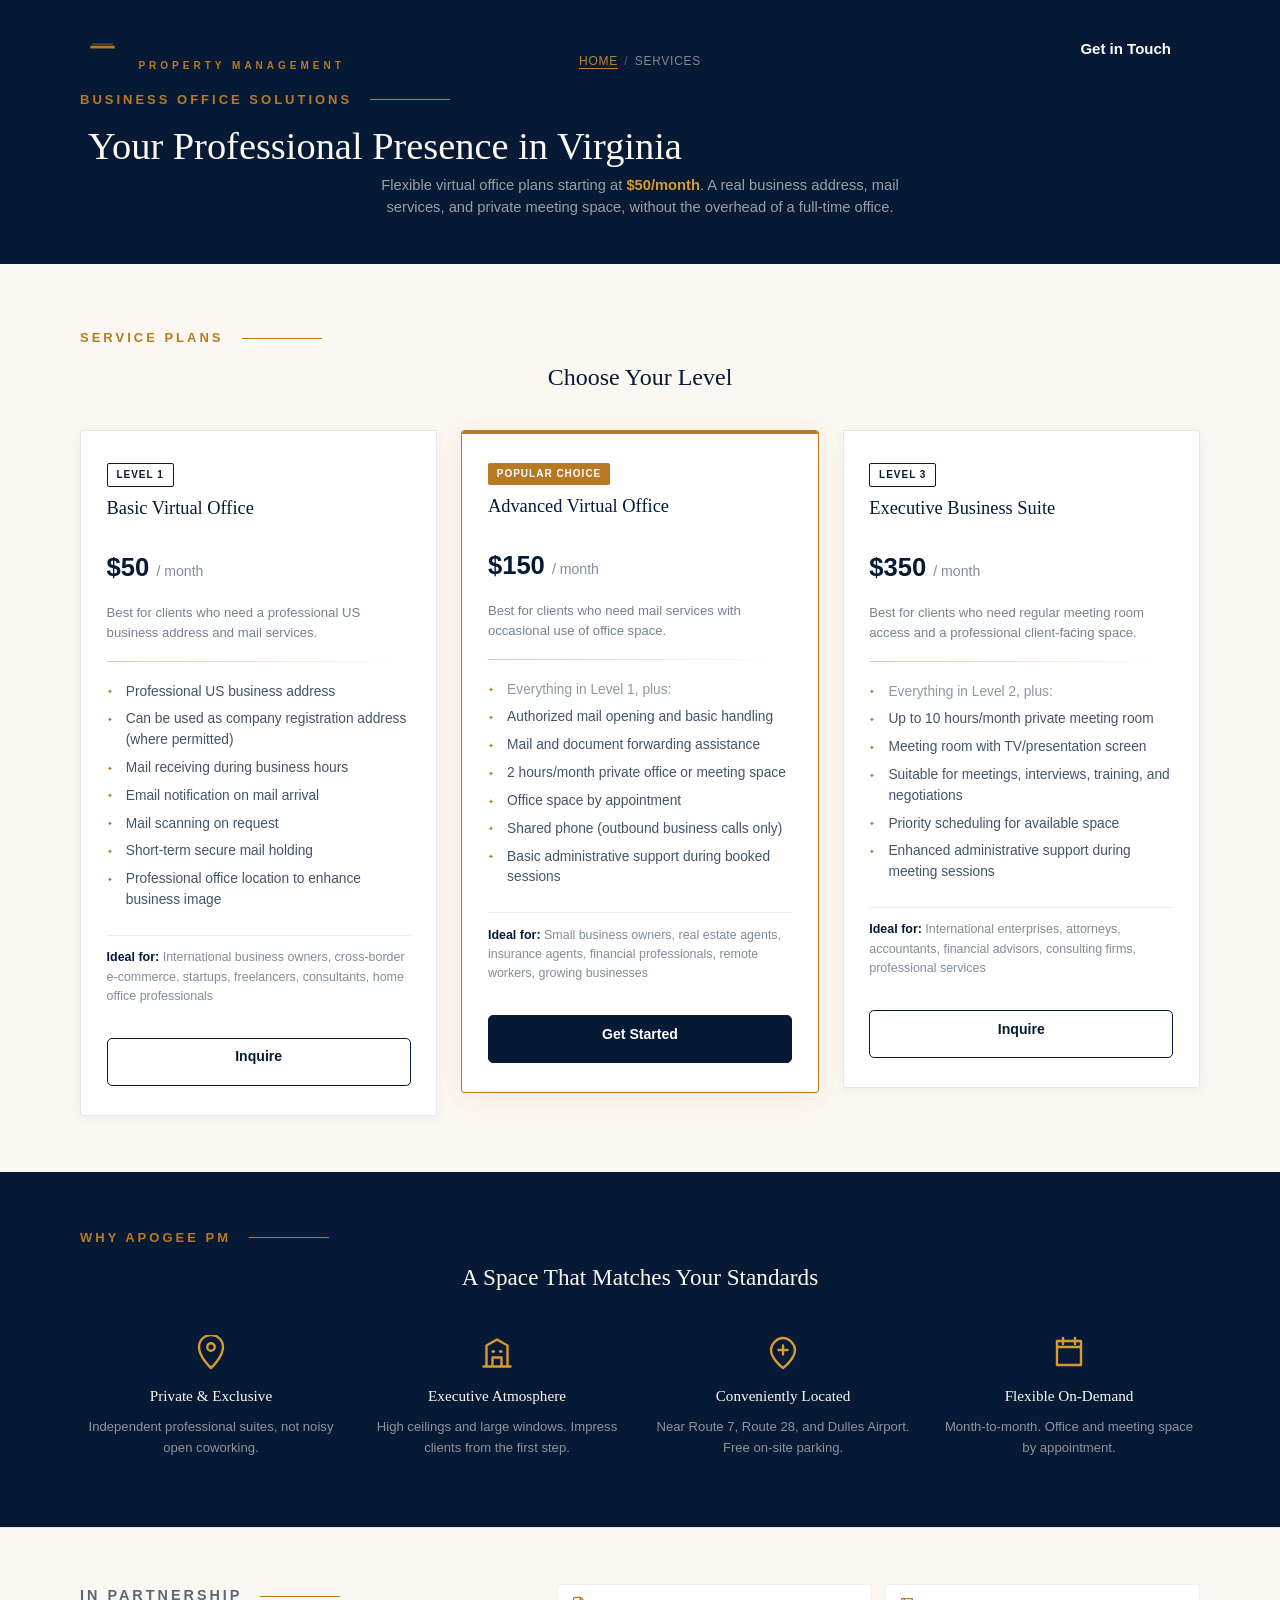
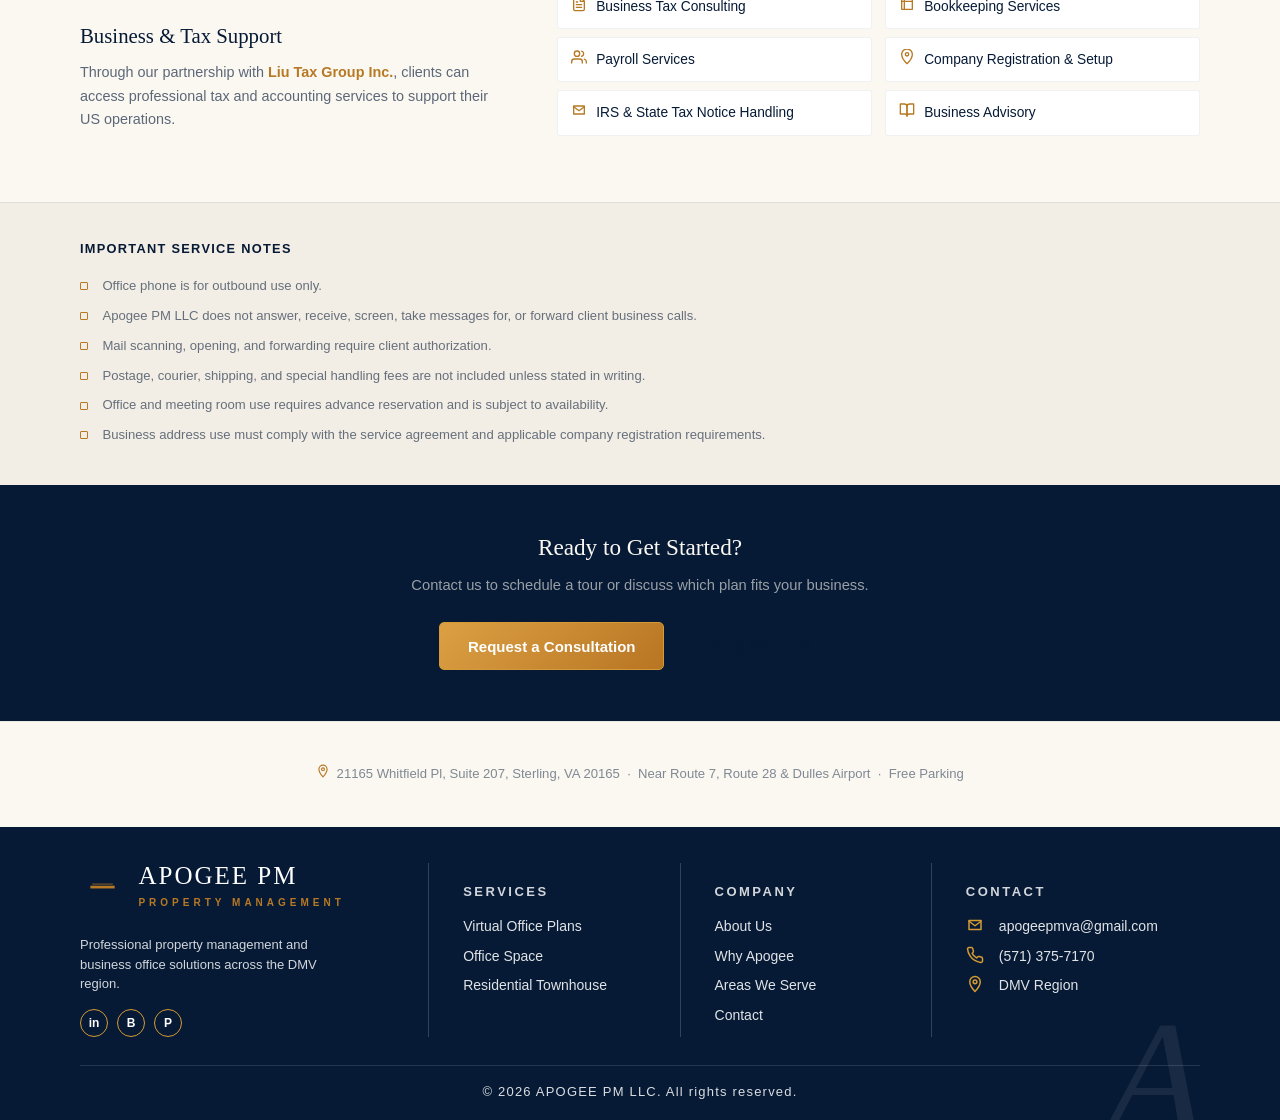
<file: services/index.html>
<!DOCTYPE html>
<html lang="en">
<head>
  <meta charset="UTF-8">
  <meta name="viewport" content="width=device-width, initial-scale=1.0">
  <title>Virtual Office Plans from $50/mo | APOGEE PM Sterling, VA</title>
  <meta name="description" content="Three-tier virtual office plans starting at $50/month. Business address, mail handling, private office, and meeting room in Sterling, VA. In partnership with Liu Tax Group.">
  <meta property="og:type" content="website">
  <meta property="og:url" content="https://apogeepmllc.com/services/">
  <meta property="og:title" content="Virtual Office Plans from $50/mo | APOGEE PM">
  <meta property="og:description" content="Three flexible virtual office plans. Business address, mail handling, private office, and meeting room in Sterling, VA.">
  <meta property="og:image" content="https://apogeepmllc.com/assets/img/hero.png">
  <meta name="twitter:card" content="summary_large_image">
  <link rel="icon" type="image/png" sizes="32x32" href="../assets/img/favicon-32.png">
  <link rel="icon" type="image/png" sizes="16x16" href="../assets/img/favicon-16.png">
  <link rel="apple-touch-icon" href="../assets/img/apple-touch-icon.png">
  <link rel="canonical" href="https://apogeepmllc.com/services/">
  <link rel="alternate" hreflang="en" href="https://apogeepmllc.com/services/">
  <link rel="alternate" hreflang="zh-CN" href="https://apogeepmllc.com/zh/services/">
  <link rel="alternate" hreflang="x-default" href="https://apogeepmllc.com/services/">
  <link rel="stylesheet" href="../tokens.css">
  <link rel="stylesheet" href="../styles.css">
  <style>
    /* ── Page hero ─────────────────────────────────────── */
    .svc-hero {
      background: var(--navy);
      color: var(--paper);
      padding: 3rem 0 2.8rem;
      text-align: center;
    }
    .svc-breadcrumb {
      display: inline-flex;
      align-items: center;
      gap: .4rem;
      font-size: 12px;
      font-family: var(--sans);
      letter-spacing: .06em;
      text-transform: uppercase;
      margin-bottom: 1.2rem;
    }
    .svc-breadcrumb a {
      color: var(--gold-2);
      text-decoration: underline;
      text-underline-offset: 3px;
      opacity: .85;
      transition: opacity .2s;
    }
    .svc-breadcrumb a:hover { opacity: 1; }
    .svc-breadcrumb .sep { color: rgba(251,248,242,.3); }
    .svc-breadcrumb .current { color: rgba(251,248,242,.5); }
    .svc-hero h1 {
      font-size: clamp(1.8rem, 3.5vw, 2.4rem);
      color: var(--paper);
      margin-bottom: .5rem;
    }
    .svc-hero .sub {
      color: rgba(251,248,242,.6);
      font-size: .92rem;
      font-family: var(--sans);
      max-width: 540px;
      margin: 0 auto;
    }
    .svc-hero .sub strong {
      color: var(--gold-2);
      font-weight: 600;
    }

    /* ── Tier section ──────────────────────────────────── */
    .svc-tiers {
      background: var(--paper);
      padding: 4rem 0 3.5rem;
    }
    .tier-header {
      text-align: center;
      margin-bottom: 2.5rem;
    }
    .tier-header h2 {
      font-size: 1.5rem;
      color: var(--navy);
      margin-top: .5rem;
    }

    .tier-grid {
      display: grid;
      grid-template-columns: repeat(3, 1fr);
      gap: 1.5rem;
      align-items: start;
    }
    @media (max-width: 860px) {
      .tier-grid { grid-template-columns: 1fr; max-width: 480px; margin: 0 auto; }
    }

    .tier-card {
      background: #fff;
      border: 1px solid rgba(6,26,53,.1);
      border-radius: 3px;
      padding: 2rem 1.6rem 1.8rem;
      display: flex;
      flex-direction: column;
      box-shadow: 0 2px 12px rgba(6,26,53,.05);
      position: relative;
    }
    .tier-card-featured {
      border-color: var(--gold);
      box-shadow: 0 4px 24px rgba(183,121,36,.12);
    }
    .tier-card-featured::before {
      content: "";
      position: absolute;
      top: 0; left: 0; right: 0;
      height: 3px;
      background: var(--gold);
      border-radius: 3px 3px 0 0;
    }

    .tier-badge {
      display: inline-block;
      font-size: 10px;
      font-family: var(--sans);
      font-weight: 700;
      letter-spacing: .1em;
      text-transform: uppercase;
      background: var(--gold);
      color: #fff;
      padding: .2rem .55rem;
      border-radius: 2px;
      margin-bottom: .8rem;
      align-self: flex-start;
    }
    .tier-badge-outline {
      background: transparent;
      border: 1.5px solid var(--navy);
      color: var(--navy);
    }

    .tier-name {
      font-family: var(--serif);
      font-size: 1.15rem;
      font-weight: 400;
      color: var(--navy);
      margin-bottom: .3rem;
    }
    .tier-price {
      font-family: var(--sans);
      font-size: 1.6rem;
      font-weight: 700;
      color: var(--navy);
      margin-bottom: .15rem;
    }
    .tier-price span {
      font-size: .88rem;
      font-weight: 400;
      color: rgba(6,26,53,.5);
    }
    .tier-best {
      font-size: .82rem;
      color: rgba(6,26,53,.55);
      margin-bottom: 1.2rem;
      line-height: 1.5;
    }

    .tier-divider {
      height: 1px;
      background: linear-gradient(to right, var(--gold), transparent);
      margin-bottom: 1.2rem;
      opacity: .4;
    }

    .tier-features {
      list-style: none;
      padding: 0;
      margin: 0 0 1.5rem;
      display: flex;
      flex-direction: column;
      gap: .45rem;
      flex: 1;
    }
    .tier-features li {
      font-size: .86rem;
      color: rgba(6,26,53,.75);
      padding-left: 1.2rem;
      position: relative;
      line-height: 1.5;
    }
    .tier-features li::before {
      content: "✦";
      font-size: 7px;
      color: var(--gold);
      position: absolute;
      left: 0;
      top: .35rem;
    }
    .tier-features .inherited {
      color: rgba(6,26,53,.45);
    }

    .tier-ideal {
      font-size: .78rem;
      color: rgba(6,26,53,.5);
      border-top: 1px solid rgba(6,26,53,.08);
      padding-top: .8rem;
      margin-top: auto;
      line-height: 1.55;
    }
    .tier-ideal strong {
      color: var(--navy);
      font-weight: 600;
    }

    .tier-cta {
      margin-top: 1.2rem;
    }
    .tier-cta .button {
      display: block;
      text-align: center;
      width: 100%;
      font-size: .88rem;
      padding: .65rem 1rem;
    }

    /* ── Why section ───────────────────────────────────── */
    .svc-why {
      background: var(--navy);
      padding: 3.5rem 0;
    }
    .svc-why-header {
      text-align: center;
      margin-bottom: 2.5rem;
    }
    .svc-why-header h2 {
      color: var(--paper);
      font-size: 1.45rem;
      margin-top: .5rem;
    }
    .svc-why-grid {
      display: grid;
      grid-template-columns: repeat(4, 1fr);
      gap: 1.5rem;
    }
    @media (max-width: 760px) {
      .svc-why-grid { grid-template-columns: repeat(2, 1fr); }
    }
    @media (max-width: 480px) {
      .svc-why-grid { grid-template-columns: 1fr; }
    }
    .svc-why-item {
      text-align: center;
    }
    .svc-why-item .icon {
      display: flex;
      align-items: center;
      justify-content: center;
      width: 48px;
      height: 48px;
      margin: 0 auto .8rem;
    }
    .svc-why-item .icon svg {
      width: 36px;
      height: 36px;
      fill: none;
      stroke: var(--gold-2);
      stroke-width: 1.6;
      stroke-linecap: round;
      stroke-linejoin: round;
    }
    .svc-why-item h3 {
      font-family: var(--serif);
      font-size: .95rem;
      font-weight: 400;
      color: var(--paper);
      margin-bottom: .4rem;
    }
    .svc-why-item p {
      font-size: .82rem;
      color: rgba(251,248,242,.55);
      line-height: 1.55;
    }

    /* ── Partner section ───────────────────────────────── */
    .svc-partner {
      background: var(--paper);
      padding: 3.5rem 0;
      border-top: 1px solid rgba(6,26,53,.08);
    }
    .partner-layout {
      display: grid;
      grid-template-columns: 1fr 1.5fr;
      gap: 3rem;
      align-items: start;
    }
    @media (max-width: 760px) {
      .partner-layout { grid-template-columns: 1fr; gap: 1.5rem; }
    }
    .partner-intro h2 {
      font-size: 1.3rem;
      color: var(--navy);
      margin-bottom: .6rem;
    }
    .partner-intro p {
      font-size: .9rem;
      color: rgba(6,26,53,.65);
      line-height: 1.65;
    }
    .partner-link {
      color: var(--gold);
      text-decoration: none;
      border-bottom: 1px solid transparent;
      transition: border-color .2s;
    }
    .partner-link:hover { border-color: var(--gold); }
    .partner-services {
      display: grid;
      grid-template-columns: 1fr 1fr;
      gap: .5rem .8rem;
    }
    @media (max-width: 480px) {
      .partner-services { grid-template-columns: 1fr; }
    }
    .partner-item {
      display: flex;
      align-items: center;
      gap: .6rem;
      padding: .65rem .8rem;
      background: #fff;
      border: 1px solid rgba(6,26,53,.06);
      border-radius: 3px;
      font-size: .86rem;
      color: var(--navy);
    }
    .partner-item .mini-icon {
      flex-shrink: 0;
    }
    .partner-item .mini-icon svg {
      width: 16px;
      height: 16px;
      fill: none;
      stroke: var(--gold);
      stroke-width: 2;
      stroke-linecap: round;
      stroke-linejoin: round;
    }

    /* ── Notes section ─────────────────────────────────── */
    .svc-notes {
      background: var(--soft);
      padding: 2.5rem 0;
      border-top: 1px solid rgba(6,26,53,.08);
    }
    .svc-notes h2 {
      font-family: var(--sans);
      font-size: .8rem;
      font-weight: 700;
      letter-spacing: .1em;
      text-transform: uppercase;
      color: var(--navy);
      margin-bottom: 1.2rem;
    }
    .notes-list {
      list-style: none;
      padding: 0;
      margin: 0;
      display: flex;
      flex-direction: column;
      gap: .55rem;
    }
    .notes-list li {
      font-size: .82rem;
      color: rgba(6,26,53,.6);
      line-height: 1.6;
      padding-left: 1.4rem;
      position: relative;
    }
    .notes-list li::before {
      content: "";
      position: absolute;
      left: 0;
      top: .45rem;
      width: 6px;
      height: 6px;
      border: 1.5px solid var(--gold);
      border-radius: 1px;
    }

    /* ── Bottom CTA ────────────────────────────────────── */
    .svc-cta {
      background: var(--navy);
      padding: 3.2rem 0;
      text-align: center;
    }
    .svc-cta h2 {
      color: var(--paper);
      font-size: 1.45rem;
      margin-bottom: .5rem;
    }
    .svc-cta p {
      color: rgba(251,248,242,.6);
      font-size: .92rem;
      margin-bottom: 1.6rem;
    }
    .svc-cta .cta-row {
      display: flex;
      justify-content: center;
      gap: 1rem;
      flex-wrap: wrap;
    }

    /* ── Location bar ──────────────────────────────────── */
    .svc-location {
      background: var(--paper);
      padding: 1.8rem 0;
      text-align: center;
      border-top: 1px solid rgba(6,26,53,.08);
    }
    .svc-location p {
      font-size: .82rem;
      color: rgba(6,26,53,.5);
      display: flex;
      align-items: center;
      justify-content: center;
      gap: .4rem;
      flex-wrap: wrap;
    }
    .svc-location .mini-icon svg {
      width: 14px;
      height: 14px;
      fill: none;
      stroke: var(--gold);
      stroke-width: 2;
      stroke-linecap: round;
      stroke-linejoin: round;
    }
  </style>
</head>
<body>
  <div class="page">

    <header class="site-header">
      <div class="shell nav">
        <a class="brand" href="/" aria-label="APOGEE PM home">
          <img class="brand-mark" src="../assets/img/apogee-mark.svg" alt="" aria-hidden="true" width="46" height="50">
          <span>
            <span class="brand-word">APOGEE PM</span>
            <span class="brand-kicker">Property Management</span>
          </span>
        </a>
        <button class="nav-toggle" aria-label="Open menu" aria-expanded="false">
          <svg viewBox="0 0 24 24"><path d="M3 6h18M3 12h18M3 18h18"/></svg>
        </button>

        <nav class="nav-links" aria-label="Primary navigation">
          <a href="/services/" aria-current="page">Services</a>
          <a href="/listings/">Listings</a>
          <a href="/#why">Why Us</a>
          <a href="/#about">About</a>
          <a href="/#contact">Contact</a>
          <a href="/zh/services/" hreflang="zh-CN" lang="zh-CN">中文</a>
          <a class="button button-dark" href="/#contact">Get in Touch</a>
        </nav>
      </div>
    </header>

    <main>

      <section class="svc-hero">
        <div class="shell">
          <nav class="svc-breadcrumb" aria-label="Breadcrumb">
            <a href="/">Home</a>
            <span class="sep">/</span>
            <span class="current">Services</span>
          </nav>
          <p class="eyebrow">Business Office Solutions</p>
          <h1>Your Professional Presence in Virginia</h1>
          <p class="sub">Flexible virtual office plans starting at <strong>$50/month</strong>. A real business address, mail services, and private meeting space, without the overhead of a full-time office.</p>
        </div>
      </section>

      <!-- ─ Service tiers ──────────────────────────────── -->
      <section class="svc-tiers">
        <div class="shell">
          <div class="tier-header">
            <p class="eyebrow">Service Plans</p>
            <h2>Choose Your Level</h2>
          </div>

          <div class="tier-grid">

            <!-- Level 1 -->
            <div class="tier-card">
              <span class="tier-badge tier-badge-outline">Level 1</span>
              <h3 class="tier-name">Basic Virtual Office</h3>
              <p class="tier-price">$50 <span>/ month</span></p>
              <p class="tier-best">Best for clients who need a professional US business address and mail services.</p>
              <div class="tier-divider"></div>
              <ul class="tier-features">
                <li>Professional US business address</li>
                <li>Can be used as company registration address (where permitted)</li>
                <li>Mail receiving during business hours</li>
                <li>Email notification on mail arrival</li>
                <li>Mail scanning on request</li>
                <li>Short-term secure mail holding</li>
                <li>Professional office location to enhance business image</li>
              </ul>
              <p class="tier-ideal"><strong>Ideal for:</strong> International business owners, cross-border e-commerce, startups, freelancers, consultants, home office professionals</p>
              <div class="tier-cta">
                <a class="button" href="/#contact">Inquire</a>
              </div>
            </div>

            <!-- Level 2 -->
            <div class="tier-card tier-card-featured">
              <span class="tier-badge">Popular Choice</span>
              <h3 class="tier-name">Advanced Virtual Office</h3>
              <p class="tier-price">$150 <span>/ month</span></p>
              <p class="tier-best">Best for clients who need mail services with occasional use of office space.</p>
              <div class="tier-divider"></div>
              <ul class="tier-features">
                <li class="inherited">Everything in Level 1, plus:</li>
                <li>Authorized mail opening and basic handling</li>
                <li>Mail and document forwarding assistance</li>
                <li>2 hours/month private office or meeting space</li>
                <li>Office space by appointment</li>
                <li>Shared phone (outbound business calls only)</li>
                <li>Basic administrative support during booked sessions</li>
              </ul>
              <p class="tier-ideal"><strong>Ideal for:</strong> Small business owners, real estate agents, insurance agents, financial professionals, remote workers, growing businesses</p>
              <div class="tier-cta">
                <a class="button button-dark" href="/#contact">Get Started</a>
              </div>
            </div>

            <!-- Level 3 -->
            <div class="tier-card">
              <span class="tier-badge tier-badge-outline">Level 3</span>
              <h3 class="tier-name">Executive Business Suite</h3>
              <p class="tier-price">$350 <span>/ month</span></p>
              <p class="tier-best">Best for clients who need regular meeting room access and a professional client-facing space.</p>
              <div class="tier-divider"></div>
              <ul class="tier-features">
                <li class="inherited">Everything in Level 2, plus:</li>
                <li>Up to 10 hours/month private meeting room</li>
                <li>Meeting room with TV/presentation screen</li>
                <li>Suitable for meetings, interviews, training, and negotiations</li>
                <li>Priority scheduling for available space</li>
                <li>Enhanced administrative support during meeting sessions</li>
              </ul>
              <p class="tier-ideal"><strong>Ideal for:</strong> International enterprises, attorneys, accountants, financial advisors, consulting firms, professional services</p>
              <div class="tier-cta">
                <a class="button" href="/#contact">Inquire</a>
              </div>
            </div>

          </div>
        </div>
      </section>

      <!-- ─ Why Apogee ─────────────────────────────────── -->
      <section class="svc-why">
        <div class="shell">
          <div class="svc-why-header">
            <p class="eyebrow">Why APOGEE PM</p>
            <h2>A Space That Matches Your Standards</h2>
          </div>
          <div class="svc-why-grid">
            <article class="svc-why-item">
              <span class="icon" aria-hidden="true">
                <svg viewBox="0 0 24 24"><path d="M12 22s8-7.2 8-14A8 8 0 0 0 4 8c0 6.8 8 14 8 14Z"/><circle cx="12" cy="8" r="2.5"/></svg>
              </span>
              <h3>Private &amp; Exclusive</h3>
              <p>Independent professional suites, not noisy open coworking.</p>
            </article>
            <article class="svc-why-item">
              <span class="icon" aria-hidden="true">
                <svg viewBox="0 0 24 24"><path d="M3 21h18M5 21V7l7-4 7 4v14M9 21v-6h6v6M9 11h1M14 11h1"/></svg>
              </span>
              <h3>Executive Atmosphere</h3>
              <p>High ceilings and large windows. Impress clients from the first step.</p>
            </article>
            <article class="svc-why-item">
              <span class="icon" aria-hidden="true">
                <svg viewBox="0 0 24 24"><path d="M12 2C8 2 4 6 4 10c0 6 8 12 8 12s8-6 8-12c0-4-4-8-8-8Z"/><path d="M9 10h6M12 7v6"/></svg>
              </span>
              <h3>Conveniently Located</h3>
              <p>Near Route 7, Route 28, and Dulles Airport. Free on-site parking.</p>
            </article>
            <article class="svc-why-item">
              <span class="icon" aria-hidden="true">
                <svg viewBox="0 0 24 24"><path d="M4 8h16M4 4h16v16H4zM8 2v4M16 2v4"/></svg>
              </span>
              <h3>Flexible On-Demand</h3>
              <p>Month-to-month. Office and meeting space by appointment.</p>
            </article>
          </div>
        </div>
      </section>

      <!-- ─ Liu Tax partnership ────────────────────────── -->
      <section class="svc-partner">
        <div class="shell">
          <div class="partner-layout">
            <div class="partner-intro">
              <p class="eyebrow">In Partnership</p>
              <h2>Business &amp; Tax Support</h2>
              <p>Through our partnership with <a href="https://www.liutaxgroup.com/" target="_blank" rel="noopener" class="partner-link"><strong>Liu Tax Group Inc.</strong></a>, clients can access professional tax and accounting services to support their US operations.</p>
            </div>
            <div class="partner-services">
              <div class="partner-item">
                <span class="mini-icon" aria-hidden="true"><svg viewBox="0 0 24 24"><path d="M14 2H6a2 2 0 0 0-2 2v16a2 2 0 0 0 2 2h12a2 2 0 0 0 2-2V8Z"/><path d="M14 2v6h6M16 13H8M16 17H8M10 9H8"/></svg></span>
                Business Tax Consulting
              </div>
              <div class="partner-item">
                <span class="mini-icon" aria-hidden="true"><svg viewBox="0 0 24 24"><path d="M4 4h16v16H4z"/><path d="M4 8h16M8 4v16"/></svg></span>
                Bookkeeping Services
              </div>
              <div class="partner-item">
                <span class="mini-icon" aria-hidden="true"><svg viewBox="0 0 24 24"><path d="M17 21v-2a4 4 0 0 0-4-4H5a4 4 0 0 0-4 4v2"/><circle cx="9" cy="7" r="4"/><path d="M23 21v-2a4 4 0 0 0-3-3.87M16 3.13a4 4 0 0 1 0 7.75"/></svg></span>
                Payroll Services
              </div>
              <div class="partner-item">
                <span class="mini-icon" aria-hidden="true"><svg viewBox="0 0 24 24"><path d="M12 22s8-7.2 8-14A8 8 0 0 0 4 8c0 6.8 8 14 8 14Z"/><circle cx="12" cy="8" r="2.5"/></svg></span>
                Company Registration &amp; Setup
              </div>
              <div class="partner-item">
                <span class="mini-icon" aria-hidden="true"><svg viewBox="0 0 24 24"><path d="M4 6h16v12H4z"/><path d="m4 7 8 6 8-6"/></svg></span>
                IRS &amp; State Tax Notice Handling
              </div>
              <div class="partner-item">
                <span class="mini-icon" aria-hidden="true"><svg viewBox="0 0 24 24"><path d="M2 3h6a4 4 0 0 1 4 4v14a3 3 0 0 0-3-3H2Z"/><path d="M22 3h-6a4 4 0 0 0-4 4v14a3 3 0 0 1 3-3h7Z"/></svg></span>
                Business Advisory
              </div>
            </div>
          </div>
        </div>
      </section>

      <!-- ─ Important service notes ────────────────────── -->
      <section class="svc-notes">
        <div class="shell">
          <h2>Important Service Notes</h2>
          <ul class="notes-list">
            <li>Office phone is for outbound use only.</li>
            <li>Apogee PM LLC does not answer, receive, screen, take messages for, or forward client business calls.</li>
            <li>Mail scanning, opening, and forwarding require client authorization.</li>
            <li>Postage, courier, shipping, and special handling fees are not included unless stated in writing.</li>
            <li>Office and meeting room use requires advance reservation and is subject to availability.</li>
            <li>Business address use must comply with the service agreement and applicable company registration requirements.</li>
          </ul>
        </div>
      </section>

      <!-- ─ CTA ────────────────────────────────────────── -->
      <section class="svc-cta">
        <div class="shell">
          <h2>Ready to Get Started?</h2>
          <p>Contact us to schedule a tour or discuss which plan fits your business.</p>
          <div class="cta-row">
            <a class="button button-gold" href="/#contact">Request a Consultation</a>
            <a class="button" href="tel:+15713757170">(571) 375-7170</a>
          </div>
        </div>
      </section>

      <!-- ─ Location bar ───────────────────────────────── -->
      <section class="svc-location">
        <div class="shell">
          <p>
            <span class="mini-icon" aria-hidden="true"><svg viewBox="0 0 24 24"><path d="M12 22s7-7.3 7-13A7 7 0 0 0 5 9c0 5.7 7 13 7 13Z"/><circle cx="12" cy="9" r="2.5"/></svg></span>
            21165 Whitfield Pl, Suite 207, Sterling, VA 20165 &nbsp;&middot;&nbsp; Near Route 7, Route 28 &amp; Dulles Airport &nbsp;&middot;&nbsp; Free Parking
          </p>
        </div>
      </section>

    </main>

    <footer class="footer">
      <div class="shell footer-grid">
        <div>
          <a class="brand" href="/" aria-label="APOGEE PM home">
            <img class="brand-mark" src="../assets/img/apogee-mark.svg" alt="" aria-hidden="true" width="46" height="50">
            <span>
              <span class="brand-word">APOGEE PM</span>
              <span class="brand-kicker">Property Management</span>
            </span>
          </a>
          <p>Professional property management and business office solutions across the DMV region.</p>
          <div class="socials" aria-label="Social links">
            <span>in</span><span>B</span><span>P</span>
          </div>
        </div>

        <div class="footer-col">
          <p class="footer-heading">Services</p>
          <ul class="footer-list">
            <li><a href="/services/">Virtual Office Plans</a></li>
            <li><a href="/listings/#office">Office Space</a></li>
            <li><a href="/listings/#townhouse">Residential Townhouse</a></li>
          </ul>
        </div>

        <div class="footer-col">
          <p class="footer-heading">Company</p>
          <ul class="footer-list">
            <li><a href="/#about">About Us</a></li>
            <li><a href="/#why">Why Apogee</a></li>
            <li><a href="/#areas">Areas We Serve</a></li>
            <li><a href="/#contact">Contact</a></li>
          </ul>
        </div>

        <div class="footer-col">
          <p class="footer-heading">Contact</p>
          <ul class="footer-list">
            <li class="contact-line">
              <span class="mini-icon" aria-hidden="true"><svg viewBox="0 0 24 24"><path d="M4 6h16v12H4z"/><path d="m4 7 8 6 8-6"/></svg></span>
              <a href="mailto:apogeepmva@gmail.com">apogeepmva@gmail.com</a>
            </li>
            <li class="contact-line">
              <span class="mini-icon" aria-hidden="true"><svg viewBox="0 0 24 24"><path d="M22 16.9v3a2 2 0 0 1-2.2 2 19.8 19.8 0 0 1-8.6-3.1 19.5 19.5 0 0 1-6-6A19.8 19.8 0 0 1 2.1 4.2 2 2 0 0 1 4.1 2h3a2 2 0 0 1 2 1.7c.1 1 .4 2 .7 2.8a2 2 0 0 1-.5 2.1L8.1 9.9a16 16 0 0 0 6 6l1.3-1.3a2 2 0 0 1 2.1-.5 13 13 0 0 0 2.8.7 2 2 0 0 1 1.7 2.1Z"/></svg></span>
              <a href="tel:+15713757170">(571) 375-7170</a>
            </li>
            <li class="contact-line">
              <span class="mini-icon" aria-hidden="true"><svg viewBox="0 0 24 24"><path d="M12 22s7-7.3 7-13A7 7 0 0 0 5 9c0 5.7 7 13 7 13Z"/><circle cx="12" cy="9" r="2.5"/></svg></span>
              DMV Region
            </li>
          </ul>
        </div>
      </div>
      <div class="shell copyright">&copy; 2026 APOGEE PM LLC. All rights reserved.</div>
    </footer>

  </div>
  <script>
    document.querySelector('.nav-toggle').addEventListener('click', function () {
      var nav = document.querySelector('.nav-links');
      var open = nav.classList.toggle('is-open');
      this.setAttribute('aria-expanded', open);
      this.innerHTML = open
        ? '<svg viewBox="0 0 24 24"><path d="M18 6 6 18M6 6l12 12"/></svg>'
        : '<svg viewBox="0 0 24 24"><path d="M3 6h18M3 12h18M3 18h18"/></svg>';
    });
  </script>
</body>
</html>
</file>
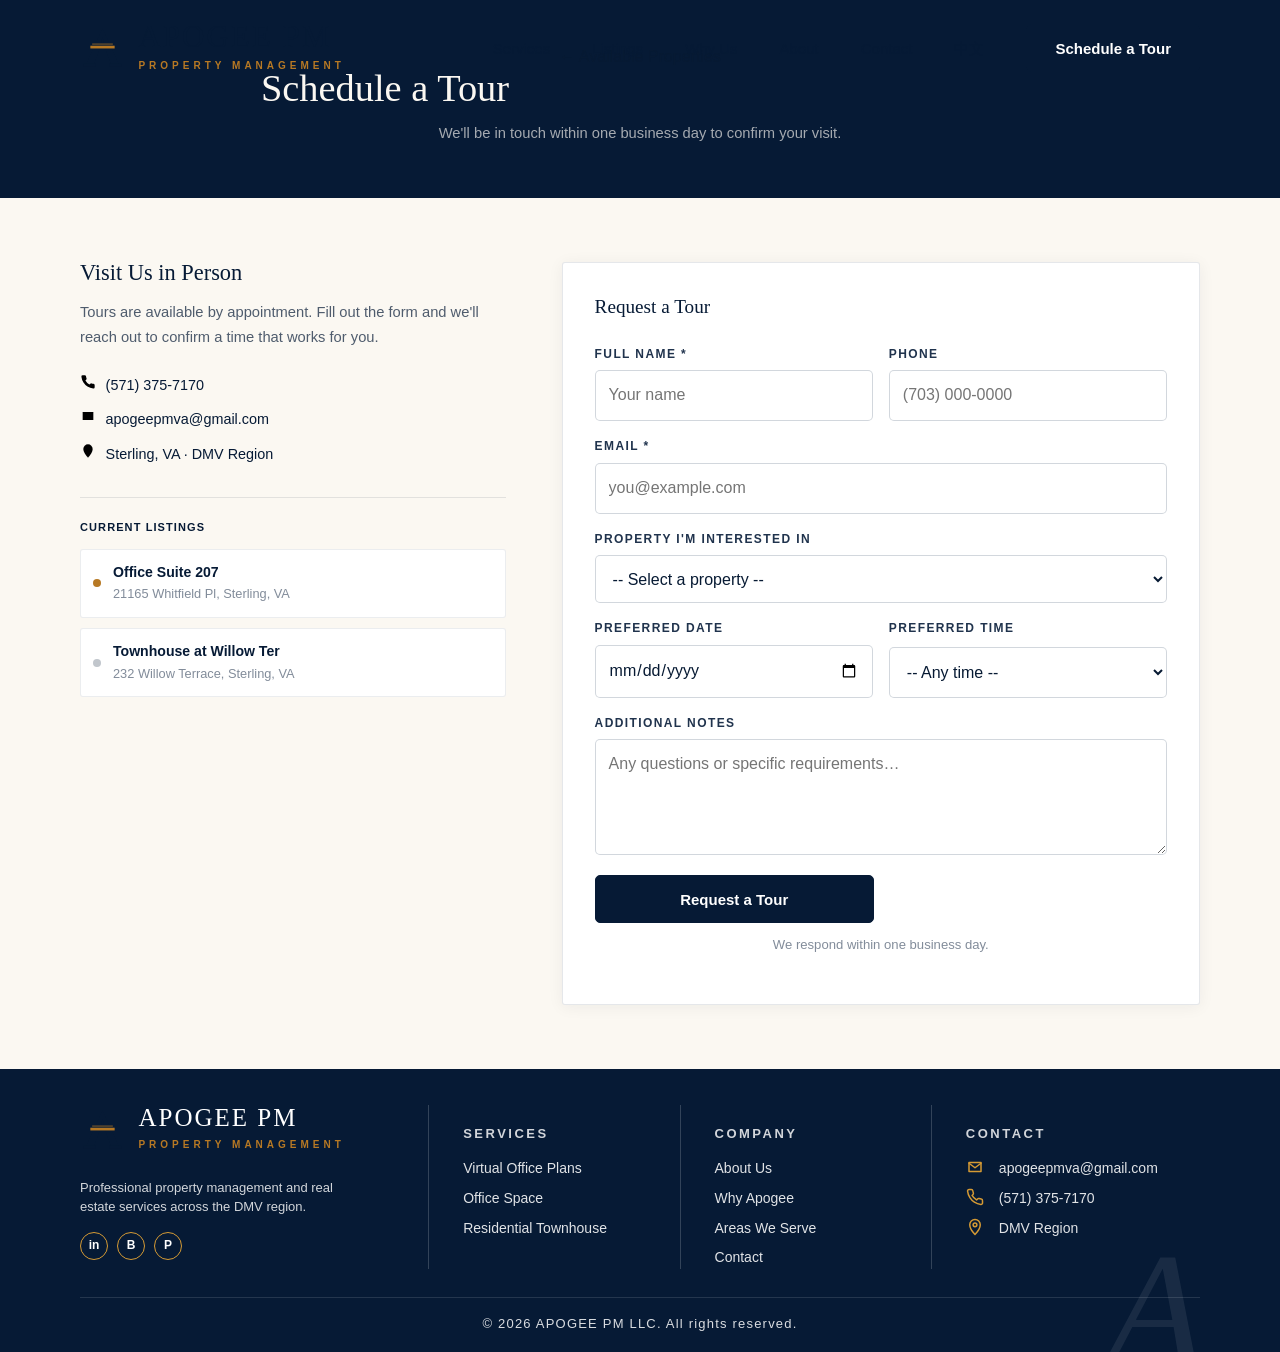
<file: tour/index.html>
<!DOCTYPE html>
<html lang="en">
<head>
  <meta charset="UTF-8">
  <meta name="viewport" content="width=device-width, initial-scale=1.0">
  <title>Schedule a Tour | APOGEE PM Sterling, VA</title>
  <meta name="description" content="Schedule a tour of our Sterling, VA office space and residential properties. See the space in person before you decide.">
  <meta property="og:type" content="website">
  <meta property="og:url" content="https://apogeepmllc.com/tour/">
  <meta property="og:title" content="Schedule a Tour | APOGEE PM">
  <meta property="og:description" content="Visit our Sterling, VA office space and residential properties.">
  <meta property="og:image" content="https://apogeepmllc.com/assets/img/hero.png">
  <meta name="twitter:card" content="summary_large_image">
  <link rel="icon" type="image/png" sizes="32x32" href="../assets/img/favicon-32.png">
  <link rel="icon" type="image/png" sizes="16x16" href="../assets/img/favicon-16.png">
  <link rel="apple-touch-icon" href="../assets/img/apple-touch-icon.png">
  <link rel="canonical" href="https://apogeepmllc.com/tour/">
  <link rel="stylesheet" href="../tokens.css">
  <link rel="stylesheet" href="../styles.css">
  <style>
    /* ── Tour page ─────────────────────────────────────── */
    .tour-hero {
      background: var(--navy);
      padding: 2.8rem 0 2.4rem;
      text-align: center;
    }
    .tour-hero h1 {
      font-size: clamp(1.8rem, 3.5vw, 2.4rem);
      color: var(--paper);
      margin-bottom: .4rem;
    }
    .tour-hero p {
      color: rgba(251,248,242,.65);
      font-size: .92rem;
    }

    .tour-body {
      background: var(--paper);
      padding: 4rem 0;
    }
    .tour-layout {
      display: grid;
      grid-template-columns: 1fr 1.5fr;
      gap: 3.5rem;
      align-items: start;
    }
    @media (max-width: 760px) {
      .tour-layout { grid-template-columns: 1fr; gap: 2rem; }
    }

    /* ── Info panel ────────────────────────────────────── */
    .tour-info h2 {
      font-size: 1.4rem;
      color: var(--navy);
      margin-bottom: 1rem;
    }
    .tour-info p {
      font-size: .92rem;
      color: rgba(6,26,53,.7);
      line-height: 1.7;
      margin-bottom: 1.5rem;
    }
    .tour-contact-list {
      list-style: none;
      padding: 0;
      margin: 0;
      display: flex;
      flex-direction: column;
      gap: .75rem;
    }
    .tour-contact-list li {
      display: flex;
      align-items: center;
      gap: .6rem;
      font-size: .9rem;
      color: var(--navy);
    }
    .tour-contact-list a {
      color: var(--navy);
      text-decoration: none;
    }
    .tour-contact-list a:hover { color: var(--gold); }
    .tour-contact-list .mini-icon {
      flex-shrink: 0;
    }

    .tour-properties {
      margin-top: 2rem;
      padding-top: 1.5rem;
      border-top: 1px solid rgba(6,26,53,.1);
    }
    .tour-properties h3 {
      font-size: 11px;
      font-family: var(--sans);
      font-weight: 700;
      letter-spacing: .1em;
      text-transform: uppercase;
      color: var(--navy);
      margin-bottom: 1rem;
    }
    .prop-summary {
      display: flex;
      flex-direction: column;
      gap: .6rem;
    }
    .prop-item {
      display: flex;
      align-items: center;
      gap: .75rem;
      padding: .75rem;
      background: #fff;
      border: 1px solid rgba(6,26,53,.08);
      border-radius: 3px;
      font-size: .88rem;
    }
    .prop-item-dot {
      width: 8px;
      height: 8px;
      border-radius: 50%;
      flex-shrink: 0;
    }
    .dot-available { background: var(--gold); }
    .dot-soon { background: rgba(6,26,53,.25); }
    .prop-item strong {
      color: var(--navy);
      display: block;
      font-size: .88rem;
    }
    .prop-item span {
      color: rgba(6,26,53,.5);
      font-size: .8rem;
    }

    /* ── Form panel ────────────────────────────────────── */
    .tour-form-panel {
      background: #fff;
      border: 1px solid rgba(6,26,53,.1);
      border-radius: 3px;
      padding: 2.2rem 2rem;
      box-shadow: 0 2px 16px rgba(6,26,53,.06);
    }
    .tour-form-panel h3 {
      font-size: 1.2rem;
      color: var(--navy);
      margin-bottom: 1.75rem;
    }
    /* form note */
    .form-note {
      font-size: .82rem;
      color: rgba(6,26,53,.5);
      text-align: center;
      margin-top: .75rem;
      font-family: var(--sans);
    }
  </style>
</head>
<body>
  <div class="page">

    <header class="site-header">
      <div class="shell nav">
        <a class="brand" href="/" aria-label="APOGEE PM home">
          <img class="brand-mark" src="../assets/img/apogee-mark.svg" alt="" aria-hidden="true" width="46" height="50">
          <span>
            <span class="brand-word">APOGEE PM</span>
            <span class="brand-kicker">Property Management</span>
          </span>
        </a>
        <button class="nav-toggle" aria-label="Open menu" aria-expanded="false">
          <svg viewBox="0 0 24 24"><path d="M3 6h18M3 12h18M3 18h18"/></svg>
        </button>

        <nav class="nav-links" aria-label="Primary navigation">
          <a href="/services/">Services</a>
          <a href="/listings/">Listings</a>
          <a href="/#why">Why Us</a>
          <a href="/#about">About</a>
          <a href="/#contact">Contact</a>
          <a href="/zh/" hreflang="zh-CN" lang="zh-CN">中文</a>
          <a class="button button-dark" href="/tour/" aria-current="page">Schedule a Tour</a>
        </nav>
      </div>
    </header>

    <main>

      <section class="tour-hero">
        <div class="shell">
          <a class="back-link" href="/listings/">← Available Properties</a>
          <h1>Schedule a Tour</h1>
          <p>We'll be in touch within one business day to confirm your visit.</p>
        </div>
      </section>

      <section class="tour-body">
        <div class="shell">
          <div class="tour-layout">

            <!-- Info panel -->
            <aside class="tour-info">
              <h2>Visit Us in Person</h2>
              <p>Tours are available by appointment. Fill out the form and we'll reach out to confirm a time that works for you.</p>

              <ul class="tour-contact-list">
                <li>
                  <span class="mini-icon" aria-hidden="true"><svg viewBox="0 0 24 24" width="16" height="16"><path d="M22 16.9v3a2 2 0 0 1-2.2 2 19.8 19.8 0 0 1-8.6-3.1 19.5 19.5 0 0 1-6-6A19.8 19.8 0 0 1 2.1 4.2 2 2 0 0 1 4.1 2h3a2 2 0 0 1 2 1.7c.1 1 .4 2 .7 2.8a2 2 0 0 1-.5 2.1L8.1 9.9a16 16 0 0 0 6 6l1.3-1.3a2 2 0 0 1 2.1-.5 13 13 0 0 0 2.8.7 2 2 0 0 1 1.7 2.1Z"/></svg></span>
                  <a href="tel:+15713757170">(571) 375-7170</a>
                </li>
                <li>
                  <span class="mini-icon" aria-hidden="true"><svg viewBox="0 0 24 24" width="16" height="16"><path d="M4 6h16v12H4z"/><path d="m4 7 8 6 8-6"/></svg></span>
                  <a href="mailto:apogeepmva@gmail.com">apogeepmva@gmail.com</a>
                </li>
                <li>
                  <span class="mini-icon" aria-hidden="true"><svg viewBox="0 0 24 24" width="16" height="16"><path d="M12 22s7-7.3 7-13A7 7 0 0 0 5 9c0 5.7 7 13 7 13Z"/><circle cx="12" cy="9" r="2.5"/></svg></span>
                  Sterling, VA · DMV Region
                </li>
              </ul>

              <div class="tour-properties">
                <h3>Current Listings</h3>
                <div class="prop-summary">
                  <div class="prop-item">
                    <div class="prop-item-dot dot-available"></div>
                    <div>
                      <strong>Office Suite 207</strong>
                      <span>21165 Whitfield Pl, Sterling, VA</span>
                    </div>
                  </div>
                  <div class="prop-item">
                    <div class="prop-item-dot dot-soon"></div>
                    <div>
                      <strong>Townhouse at Willow Ter</strong>
                      <span>232 Willow Terrace, Sterling, VA</span>
                    </div>
                  </div>
                </div>
              </div>
            </aside>

            <!-- Form panel -->
            <div class="tour-form-panel">
              <h3>Request a Tour</h3>
              <form class="contact-form" action="https://formspree.io/f/xlgvyyyk" method="POST">

                <div class="form-row">
                  <div class="field">
                    <label for="name">Full Name <span aria-hidden="true">*</span></label>
                    <input id="name" name="name" type="text" placeholder="Your name" required>
                  </div>
                  <div class="field">
                    <label for="phone">Phone</label>
                    <input id="phone" name="phone" type="tel" placeholder="(703) 000-0000">
                  </div>
                </div>

                <div class="field">
                  <label for="email">Email <span aria-hidden="true">*</span></label>
                  <input id="email" name="email" type="email" placeholder="you@example.com" required>
                </div>

                <div class="field">
                  <label for="property">Property I'm Interested In</label>
                  <select id="property" name="property">
                    <option value="">-- Select a property --</option>
                    <option value="office-207">Office Suite 207 — 21165 Whitfield Pl</option>
                    <option value="townhouse-232">Townhouse — 232 Willow Terrace</option>
                    <option value="both">Both properties</option>
                    <option value="general">General inquiry</option>
                  </select>
                </div>

                <div class="form-row">
                  <div class="field">
                    <label for="date">Preferred Date</label>
                    <input id="date" name="preferred_date" type="date">
                  </div>
                  <div class="field">
                    <label for="time">Preferred Time</label>
                    <select id="time" name="preferred_time">
                      <option value="">-- Any time --</option>
                      <option value="morning">Morning (9am – 12pm)</option>
                      <option value="afternoon">Afternoon (12pm – 5pm)</option>
                      <option value="evening">Evening (5pm – 7pm)</option>
                    </select>
                  </div>
                </div>

                <div class="field">
                  <label for="message">Additional Notes</label>
                  <textarea id="message" name="message" rows="3" placeholder="Any questions or specific requirements…"></textarea>
                </div>

                <div class="form-actions">
                  <button class="button button-dark button-full" type="submit">Request a Tour</button>
                </div>
              </form>
              <p class="form-note">We respond within one business day.</p>
            </div>

          </div>
        </div>
      </section>

    </main>

    <footer class="footer">
      <div class="shell footer-grid">
        <div>
          <a class="brand" href="/" aria-label="APOGEE PM home">
            <img class="brand-mark" src="../assets/img/apogee-mark.svg" alt="" aria-hidden="true" width="46" height="50">
            <span>
              <span class="brand-word">APOGEE PM</span>
              <span class="brand-kicker">Property Management</span>
            </span>
          </a>
          <p>Professional property management and real estate services across the DMV region.</p>
          <div class="socials" aria-label="Social links">
            <span>in</span><span>B</span><span>P</span>
          </div>
        </div>

        <div class="footer-col">
          <p class="footer-heading">Services</p>
          <ul class="footer-list">
            <li><a href="/services/">Virtual Office Plans</a></li>
            <li><a href="/listings/#office">Office Space</a></li>
            <li><a href="/listings/#townhouse">Residential Townhouse</a></li>
          </ul>
        </div>

        <div class="footer-col">
          <p class="footer-heading">Company</p>
          <ul class="footer-list">
            <li><a href="/#about">About Us</a></li>
            <li><a href="/#why">Why Apogee</a></li>
            <li><a href="/#areas">Areas We Serve</a></li>
            <li><a href="/#contact">Contact</a></li>
          </ul>
        </div>

        <div class="footer-col">
          <p class="footer-heading">Contact</p>
          <ul class="footer-list">
            <li class="contact-line">
              <span class="mini-icon" aria-hidden="true"><svg viewBox="0 0 24 24"><path d="M4 6h16v12H4z"/><path d="m4 7 8 6 8-6"/></svg></span>
              <a href="mailto:apogeepmva@gmail.com">apogeepmva@gmail.com</a>
            </li>
            <li class="contact-line">
              <span class="mini-icon" aria-hidden="true"><svg viewBox="0 0 24 24"><path d="M22 16.9v3a2 2 0 0 1-2.2 2 19.8 19.8 0 0 1-8.6-3.1 19.5 19.5 0 0 1-6-6A19.8 19.8 0 0 1 2.1 4.2 2 2 0 0 1 4.1 2h3a2 2 0 0 1 2 1.7c.1 1 .4 2 .7 2.8a2 2 0 0 1-.5 2.1L8.1 9.9a16 16 0 0 0 6 6l1.3-1.3a2 2 0 0 1 2.1-.5 13 13 0 0 0 2.8.7 2 2 0 0 1 1.7 2.1Z"/></svg></span>
              <a href="tel:+15713757170">(571) 375-7170</a>
            </li>
            <li class="contact-line">
              <span class="mini-icon" aria-hidden="true"><svg viewBox="0 0 24 24"><path d="M12 22s7-7.3 7-13A7 7 0 0 0 5 9c0 5.7 7 13 7 13Z"/><circle cx="12" cy="9" r="2.5"/></svg></span>
              DMV Region
            </li>
          </ul>
        </div>
      </div>
      <div class="shell copyright">&copy; 2026 APOGEE PM LLC. All rights reserved.</div>
    </footer>

  </div>
  <script>
    document.querySelector('.nav-toggle').addEventListener('click', function () {
      var nav = document.querySelector('.nav-links');
      var open = nav.classList.toggle('is-open');
      this.setAttribute('aria-expanded', open);
      this.innerHTML = open
        ? '<svg viewBox="0 0 24 24"><path d="M18 6 6 18M6 6l12 12"/></svg>'
        : '<svg viewBox="0 0 24 24"><path d="M3 6h18M3 12h18M3 18h18"/></svg>';
    });
  </script>
</body>
</html>
</file>
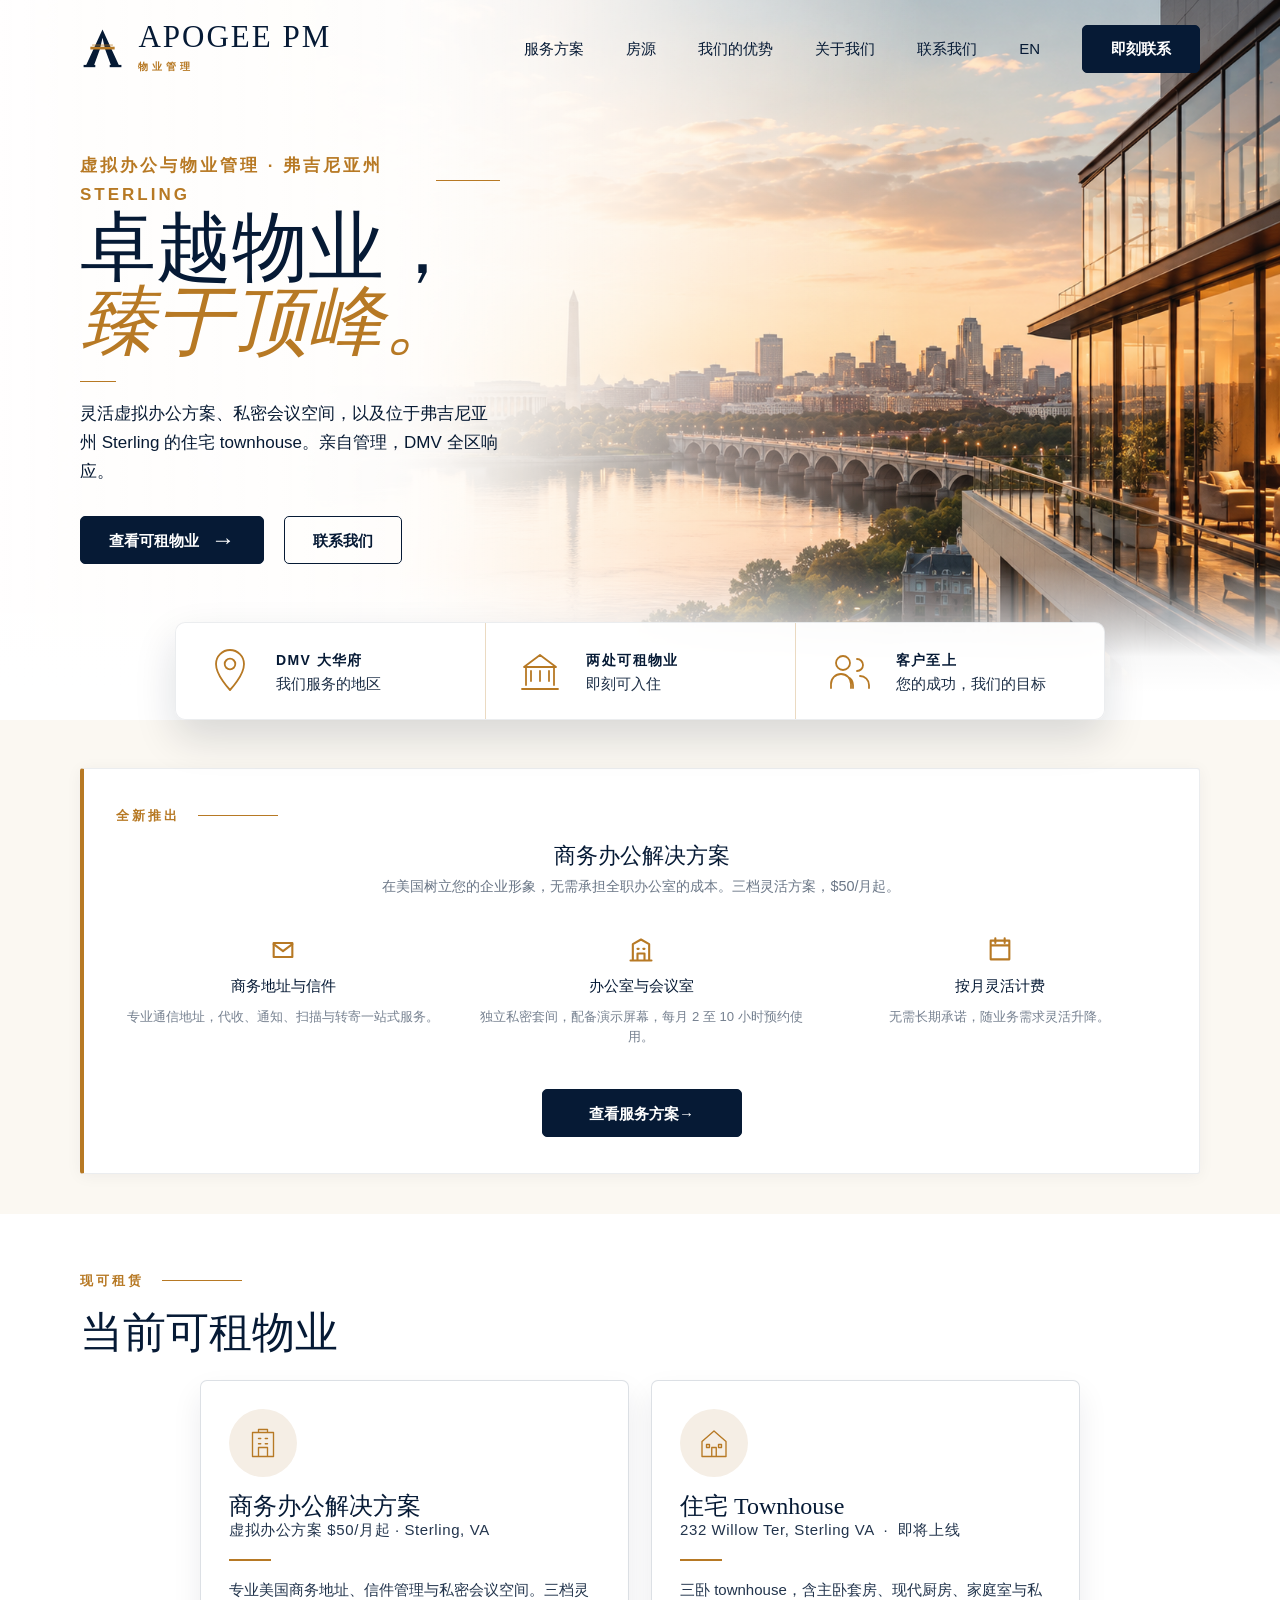
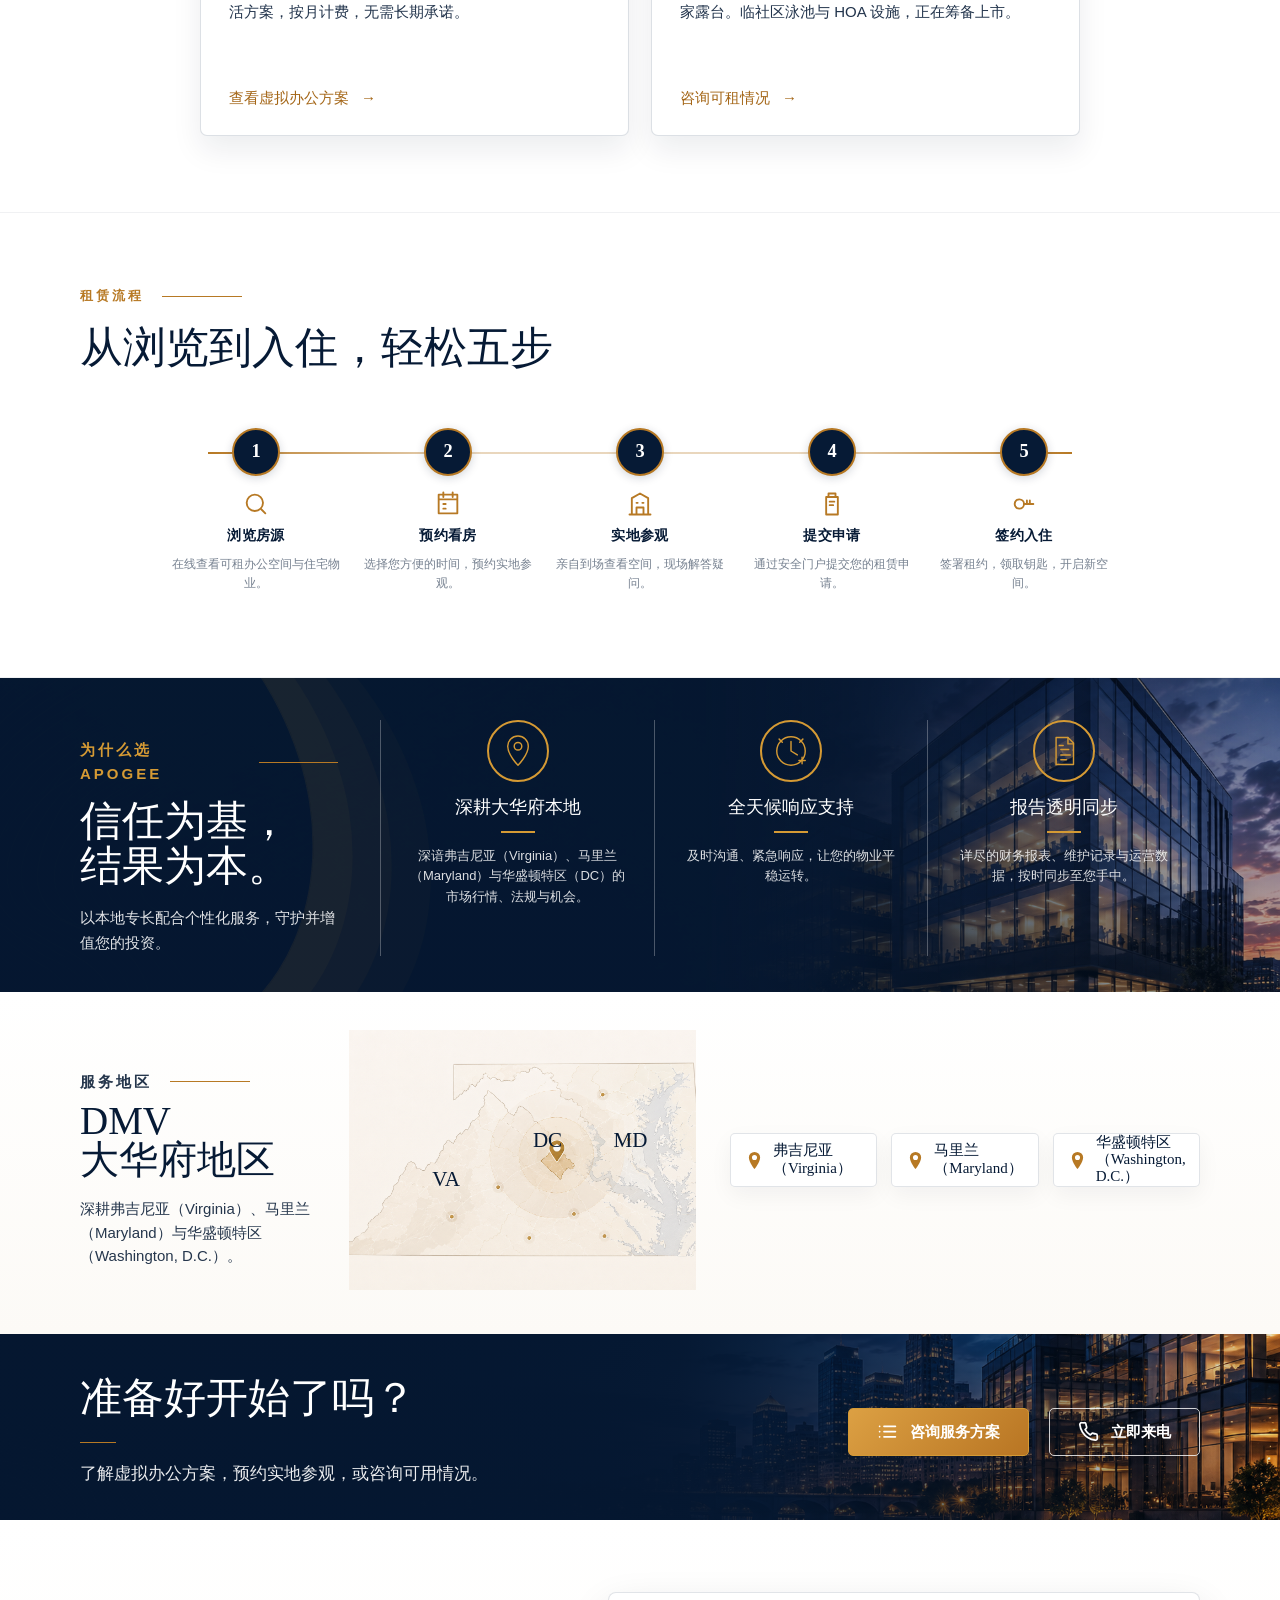
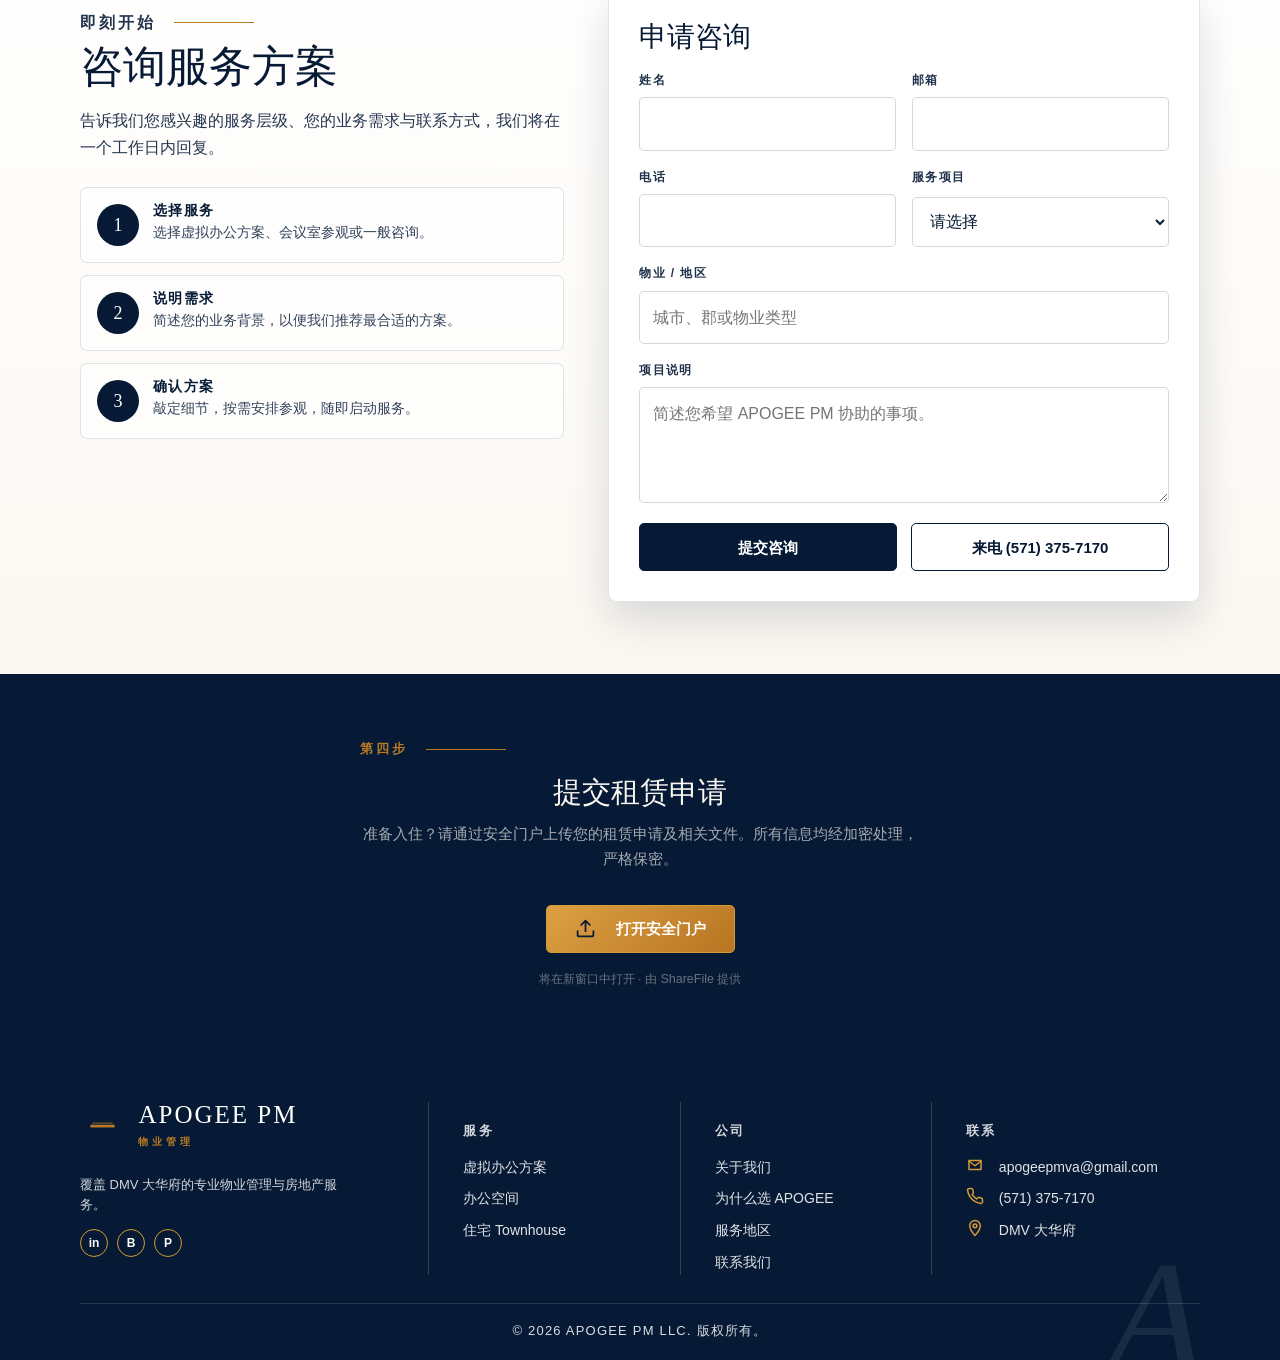
<file: zh/index.html>
<!DOCTYPE html>
<html lang="zh-CN">
<head>
  <meta charset="UTF-8">
  <meta name="viewport" content="width=device-width, initial-scale=1.0">
  <title>APOGEE PM | 虚拟办公与物业管理 · 弗吉尼亚州 Sterling</title>
  <meta name="description" content="弗吉尼亚州Sterling专业虚拟办公服务与物业管理。灵活方案$50/月起，含商务地址、信件管理与会议空间。">
  <meta property="og:type" content="website">
  <meta property="og:url" content="https://apogeepmllc.com/zh/">
  <meta property="og:title" content="APOGEE PM | 虚拟办公与物业管理">
  <meta property="og:description" content="灵活虚拟办公方案$50/月起。商务地址、信件管理、私人办公室与会议室，位于弗吉尼亚州Sterling。">
  <meta property="og:image" content="https://apogeepmllc.com/assets/img/hero.png">
  <meta property="og:locale" content="zh_CN">
  <meta property="og:locale:alternate" content="en_US">
  <meta name="twitter:card" content="summary_large_image">
  <meta name="twitter:title" content="APOGEE PM | 虚拟办公与物业管理">
  <meta name="twitter:description" content="灵活虚拟办公方案$50/月起，弗吉尼亚州Sterling。">
  <meta name="twitter:image" content="https://apogeepmllc.com/assets/img/hero.png">
  <link rel="icon" type="image/png" sizes="32x32" href="../assets/img/favicon-32.png">
  <link rel="icon" type="image/png" sizes="16x16" href="../assets/img/favicon-16.png">
  <link rel="apple-touch-icon" href="../assets/img/apple-touch-icon.png">
  <link rel="canonical" href="https://apogeepmllc.com/zh/">
  <link rel="alternate" hreflang="en" href="https://apogeepmllc.com/">
  <link rel="alternate" hreflang="zh-CN" href="https://apogeepmllc.com/zh/">
  <link rel="alternate" hreflang="x-default" href="https://apogeepmllc.com/">
  <link rel="stylesheet" href="../tokens.css">
  <link rel="stylesheet" href="../styles.css">
  <script type="application/ld+json">
  {
    "@context": "https://schema.org",
    "@type": "LocalBusiness",
    "name": "APOGEE PM LLC",
    "description": "弗吉尼亚州Sterling专业虚拟办公服务与物业管理。灵活方案$50/月起。",
    "url": "https://apogeepmllc.com",
    "telephone": "+1-571-375-7170",
    "email": "apogeepmva@gmail.com",
    "address": {
      "@type": "PostalAddress",
      "streetAddress": "21165 Whitfield Pl, Suite 207",
      "addressLocality": "Sterling",
      "addressRegion": "VA",
      "postalCode": "20165",
      "addressCountry": "US"
    },
    "geo": {
      "@type": "GeoCoordinates",
      "latitude": 39.0066,
      "longitude": -77.4286
    },
    "priceRange": "$50 - $350/month",
    "image": "https://apogeepmllc.com/assets/img/hero.png",
    "hasOfferCatalog": {
      "@type": "OfferCatalog",
      "name": "虚拟办公服务",
      "itemListElement": [
        {
          "@type": "Offer",
          "name": "基础虚拟办公",
          "price": "50",
          "priceCurrency": "USD",
          "description": "专业商务地址与信件管理"
        },
        {
          "@type": "Offer",
          "name": "尊享虚拟办公",
          "price": "150",
          "priceCurrency": "USD",
          "description": "商务地址、信件管理与办公室使用权"
        },
        {
          "@type": "Offer",
          "name": "行政虚拟办公",
          "price": "350",
          "priceCurrency": "USD",
          "description": "全套办公空间，含专属工位与会议室"
        }
      ]
    }
  }
  </script>
</head>
<body>
  <div class="page">
    <header class="site-header">
      <div class="shell nav">
        <a class="brand" href="#top" aria-label="APOGEE PM 首页">
          <img class="brand-mark" src="../assets/img/apogee-mark.svg" alt="" aria-hidden="true" width="46" height="50">
          <span>
            <span class="brand-word">APOGEE PM</span>
            <span class="brand-kicker">物业管理</span>
          </span>
        </a>

        <button class="nav-toggle" aria-label="打开菜单" aria-expanded="false">
          <svg viewBox="0 0 24 24"><path d="M3 6h18M3 12h18M3 18h18"/></svg>
        </button>

        <nav class="nav-links" aria-label="主导航">
          <a href="/zh/services/">服务方案</a>
          <a href="/listings/">房源</a>
          <a href="#why">我们的优势</a>
          <a href="#about">关于我们</a>
          <a href="#contact">联系我们</a>
          <a href="../" hreflang="en" lang="en">EN</a>
          <a class="button button-dark" href="#contact">即刻联系</a>
        </nav>
      </div>
    </header>

    <main id="top">
      <section class="hero" aria-label="APOGEE PM 介绍">
        <div class="shell">
          <div class="hero-copy">
            <p class="eyebrow">虚拟办公与物业管理 · 弗吉尼亚州 Sterling</p>
            <!-- TODO(zh-hero): 品牌句待 Sasha 拍板，当前为可用稿 -->
            <h1>卓越物业，<em>臻于顶峰。</em></h1>
            <div class="rule-short" aria-hidden="true"></div>
            <p>灵活虚拟办公方案、私密会议空间，以及位于弗吉尼亚州 Sterling 的住宅 townhouse。亲自管理，DMV 全区响应。</p>
            <div class="hero-actions">
              <a class="button button-dark" href="#properties">查看可租物业 <span class="arrow" aria-hidden="true">&rarr;</span></a>
              <a class="button" href="#contact">联系我们</a>
            </div>
          </div>
        </div>
      </section>

      <section class="proof-card" aria-label="亮点">
        <article class="proof-item">
          <span class="icon" aria-hidden="true">
            <svg viewBox="0 0 48 48"><path d="M24 43s14-14.4 14-26A14 14 0 0 0 10 17c0 11.6 14 26 14 26Z"/><circle cx="24" cy="17" r="5.3"/></svg>
          </span>
          <div>
            <p class="proof-title">DMV 大华府</p>
            <p class="proof-copy">我们服务的地区</p>
          </div>
        </article>
        <article class="proof-item">
          <span class="icon" aria-hidden="true">
            <svg viewBox="0 0 48 48"><path d="M6 42h36M10 38V20h28v18M8 20h32L24 8 8 20ZM15 24v10M24 24v10M33 24v10"/></svg>
          </span>
          <div>
            <p class="proof-title">两处可租物业</p>
            <p class="proof-copy">即刻可入住</p>
          </div>
        </article>
        <article class="proof-item">
          <span class="icon" aria-hidden="true">
            <svg viewBox="0 0 48 48"><path d="M17 23a7 7 0 1 0 0-14 7 7 0 0 0 0 14ZM31 24a6 6 0 1 0 0-12M5 41v-4a10 10 0 0 1 20 0v4M27 41v-3a9 9 0 0 0-5-8M34 29a9 9 0 0 1 9 9v3"/></svg>
          </span>
          <div>
            <p class="proof-title">客户至上</p>
            <p class="proof-copy">您的成功，我们的目标</p>
          </div>
        </article>
      </section>

      <section class="svc-spotlight" id="services-spotlight">
        <div class="shell">
          <div class="spotlight-card">
            <div class="spotlight-intro">
              <p class="eyebrow">全新推出</p>
              <h2>商务办公解决方案</h2>
              <p class="spotlight-sub">在美国树立您的企业形象，无需承担全职办公室的成本。三档灵活方案，$50/月起。</p>
            </div>
            <div class="spotlight-features">
              <div class="spotlight-feature">
                <span class="spotlight-icon" aria-hidden="true"><svg viewBox="0 0 24 24"><path d="M4 6h16v12H4z"/><path d="m4 7 8 6 8-6"/></svg></span>
                <h3>商务地址与信件</h3>
                <p>专业通信地址，代收、通知、扫描与转寄一站式服务。</p>
              </div>
              <div class="spotlight-feature">
                <span class="spotlight-icon" aria-hidden="true"><svg viewBox="0 0 24 24"><path d="M3 21h18M5 21V7l7-4 7 4v14M9 21v-6h6v6M9 11h1M14 11h1"/></svg></span>
                <h3>办公室与会议室</h3>
                <p>独立私密套间，配备演示屏幕，每月 2 至 10 小时预约使用。</p>
              </div>
              <div class="spotlight-feature">
                <span class="spotlight-icon" aria-hidden="true"><svg viewBox="0 0 24 24"><path d="M4 8h16M4 4h16v16H4zM8 2v4M16 2v4"/></svg></span>
                <h3>按月灵活计费</h3>
                <p>无需长期承诺，随业务需求灵活升降。</p>
              </div>
            </div>
            <div class="spotlight-cta">
              <a class="button button-dark" href="/zh/services/">查看服务方案 <span aria-hidden="true">&rarr;</span></a>
            </div>
          </div>
        </div>
      </section>

      <section class="section section-tight" id="properties">
        <div class="shell">
          <p class="eyebrow">现可租赁</p>
          <h2 class="section-title">当前可租物业</h2>

          <div class="services-grid services-grid-2">
            <article class="service-card">
              <div class="service-icon" aria-hidden="true">
                <span class="icon">
                  <svg viewBox="0 0 48 48"><path d="M10 42h28V10H10v32ZM18 42V30h12v12M18 18h3M27 18h3M18 25h3M27 25h3M18 10V6h12v4"/></svg>
                </span>
              </div>
              <h3>商务办公解决方案</h3>
              <p class="card-meta">虚拟办公方案 $50/月起 · Sterling, VA</p>
              <div class="gold-line" aria-hidden="true"></div>
              <p>专业美国商务地址、信件管理与私密会议空间。三档灵活方案，按月计费，无需长期承诺。</p>
              <a class="learn" href="/zh/services/">查看虚拟办公方案 <span aria-hidden="true">&rarr;</span></a>
            </article>

            <article class="service-card">
              <div class="service-icon" aria-hidden="true">
                <span class="icon">
                  <svg viewBox="0 0 48 48"><path d="M8 22 L24 8 L40 22 L40 42 L8 42 Z M21 42 L21 30 L27 30 L27 42 M14 26 L18 26 L18 30 L14 30 Z M30 26 L34 26 L34 30 L30 30 Z"/></svg>
                </span>
              </div>
              <h3>住宅 Townhouse</h3>
              <p class="card-meta">232 Willow Ter, Sterling VA &nbsp;·&nbsp; 即将上线</p>
              <div class="gold-line" aria-hidden="true"></div>
              <p>三卧 townhouse，含主卧套房、现代厨房、家庭室与私家露台。临社区泳池与 HOA 设施，正在筹备上市。</p>
              <a class="learn" href="#contact">咨询可租情况 <span aria-hidden="true">&rarr;</span></a>
            </article>
          </div>
        </div>
      </section>

      <section class="process" id="process">
        <div class="shell">
          <p class="eyebrow">租赁流程</p>
          <h2 class="section-title">从浏览到入住，轻松五步</h2>

          <div class="process-steps">
            <a class="step" href="/listings/">
              <div class="step-num">1</div>
              <div class="step-icon">
                <svg viewBox="0 0 24 24"><circle cx="11" cy="11" r="7"/><path d="m20 20-3.5-3.5"/></svg>
              </div>
              <h3>浏览房源</h3>
              <p>在线查看可租办公空间与住宅物业。</p>
            </a>

            <a class="step" href="/tour/">
              <div class="step-num">2</div>
              <div class="step-icon">
                <svg viewBox="0 0 24 24"><path d="M4 8h16M4 4h16v16H4zM8 2v4M16 2v4M8 12h2M8 16h2"/></svg>
              </div>
              <h3>预约看房</h3>
              <p>选择您方便的时间，预约实地参观。</p>
            </a>

            <a class="step" href="/tour/">
              <div class="step-num">3</div>
              <div class="step-icon">
                <svg viewBox="0 0 24 24"><path d="M3 21h18M5 21V7l7-4 7 4v14M9 21v-6h6v6M9 11h1M14 11h1"/></svg>
              </div>
              <h3>实地参观</h3>
              <p>亲自到场查看空间，现场解答疑问。</p>
            </a>

            <a class="step" href="#apply">
              <div class="step-num">4</div>
              <div class="step-icon">
                <svg viewBox="0 0 24 24"><path d="M9 3h6v3H9zM7 6h10v15H7zM10 10h4M10 13h3"/></svg>
              </div>
              <h3>提交申请</h3>
              <p>通过安全门户提交您的租赁申请。</p>
            </a>

            <a class="step" href="#contact">
              <div class="step-num">5</div>
              <div class="step-icon">
                <svg viewBox="0 0 24 24"><circle cx="8" cy="12" r="4"/><path d="M12 12h8M17 9v3M14.5 9v3"/></svg>
              </div>
              <h3>签约入住</h3>
              <p>签署租约，领取钥匙，开启新空间。</p>
            </a>
          </div>
        </div>
      </section>

      <section class="dark-band" id="why">
        <div class="shell trust-grid">
          <div class="trust-intro" id="about">
            <p class="eyebrow">为什么选 APOGEE</p>
            <h2>信任为基，<br>结果为本。</h2>
            <p>以本地专长配合个性化服务，守护并增值您的投资。</p>
          </div>

          <article class="trust-item">
            <span class="icon" aria-hidden="true">
              <svg viewBox="0 0 48 48"><path d="M24 42s13-13.1 13-24a13 13 0 0 0-26 0c0 10.9 13 24 13 24Z"/><circle cx="24" cy="18" r="4.8"/></svg>
            </span>
            <h3>深耕大华府本地</h3>
            <div class="gold-line" aria-hidden="true"></div>
            <p>深谙弗吉尼亚（Virginia）、马里兰（Maryland）与华盛顿特区（DC）的市场行情、法规与机会。</p>
          </article>

          <article class="trust-item">
            <span class="icon" aria-hidden="true">
              <svg viewBox="0 0 48 48"><circle cx="24" cy="24" r="18"/><path d="M24 12v12l8 5M35 13l4-4M13 13 9 9"/><path d="M34 36h8M38 32v8"/></svg>
            </span>
            <h3>全天候响应支持</h3>
            <div class="gold-line" aria-hidden="true"></div>
            <p>及时沟通、紧急响应，让您的物业平稳运转。</p>
          </article>

          <article class="trust-item">
            <span class="icon" aria-hidden="true">
              <svg viewBox="0 0 48 48"><path d="M14 7h15l7 7v27H14V7Z"/><path d="M29 7v8h7M20 22h10M20 29h12M20 35h7M18 17h5"/></svg>
            </span>
            <h3>报告透明同步</h3>
            <div class="gold-line" aria-hidden="true"></div>
            <p>详尽的财务报表、维护记录与运营数据，按时同步至您手中。</p>
          </article>
        </div>
      </section>

      <section class="areas" id="areas">
        <div class="shell areas-grid">
          <div>
            <p class="eyebrow">服务地区</p>
            <h2>DMV<br>大华府地区</h2>
            <p>深耕弗吉尼亚（Virginia）、马里兰（Maryland）与华盛顿特区（Washington, D.C.）。</p>
          </div>

          <div class="map-wrap" aria-label="大华府地区地图">
            <img src="../assets/img/map-dmv.png" alt="大华府区域示意地图">
            <span class="map-label map-label-va">VA</span>
            <span class="map-label map-label-dc">DC</span>
            <span class="map-label map-label-md">MD</span>
          </div>

          <div class="area-pills">
            <span class="area-pill"><span class="pin" aria-hidden="true"><svg viewBox="0 0 16 22"><path d="M8 21S1.8 13.5 1.8 8.3A6.2 6.2 0 0 1 14.2 8.3C14.2 13.5 8 21 8 21Zm0-10a2.8 2.8 0 1 0 0-5.6A2.8 2.8 0 0 0 8 11Z"/></svg></span>弗吉尼亚（Virginia）</span>
            <span class="area-pill"><span class="pin" aria-hidden="true"><svg viewBox="0 0 16 22"><path d="M8 21S1.8 13.5 1.8 8.3A6.2 6.2 0 0 1 14.2 8.3C14.2 13.5 8 21 8 21Zm0-10a2.8 2.8 0 1 0 0-5.6A2.8 2.8 0 0 0 8 11Z"/></svg></span>马里兰（Maryland）</span>
            <span class="area-pill"><span class="pin" aria-hidden="true"><svg viewBox="0 0 16 22"><path d="M8 21S1.8 13.5 1.8 8.3A6.2 6.2 0 0 1 14.2 8.3C14.2 13.5 8 21 8 21Zm0-10a2.8 2.8 0 1 0 0-5.6A2.8 2.8 0 0 0 8 11Z"/></svg></span>华盛顿特区（Washington, D.C.）</span>
          </div>
        </div>
      </section>

      <section class="cta">
        <div class="shell">
          <div class="cta-copy">
            <h2>准备好开始了吗？</h2>
            <div class="rule-short" aria-hidden="true"></div>
            <p>了解虚拟办公方案，预约实地参观，或咨询可用情况。</p>
          </div>
          <div class="cta-actions">
            <a class="button button-gold" href="#contact">
              <span class="mini-icon" aria-hidden="true"><svg viewBox="0 0 24 24"><path d="M8 6h13M8 12h13M8 18h13M3 6h.01M3 12h.01M3 18h.01"/></svg></span>
              咨询服务方案
            </a>
            <a class="button button-ghost-light" href="tel:+15713757170">
              <span class="mini-icon" aria-hidden="true"><svg viewBox="0 0 24 24"><path d="M22 16.9v3a2 2 0 0 1-2.2 2 19.8 19.8 0 0 1-8.6-3.1 19.5 19.5 0 0 1-6-6A19.8 19.8 0 0 1 2.1 4.2 2 2 0 0 1 4.1 2h3a2 2 0 0 1 2 1.7c.1 1 .4 2 .7 2.8a2 2 0 0 1-.5 2.1L8.1 9.9a16 16 0 0 0 6 6l1.3-1.3a2 2 0 0 1 2.1-.5 13 13 0 0 0 2.8.7 2 2 0 0 1 1.7 2.1Z"/></svg></span>
              立即来电
            </a>
          </div>
        </div>
      </section>

      <section class="intake" id="contact">
        <div class="shell intake-grid">
          <div class="intake-copy">
            <p class="eyebrow">即刻开始</p>
            <h2 class="section-title">咨询服务方案</h2>
            <p>告诉我们您感兴趣的服务层级、您的业务需求与联系方式，我们将在一个工作日内回复。</p>

            <div class="intake-steps">
              <article class="intake-step">
                <span class="step-number">1</span>
                <div>
                  <h3>选择服务</h3>
                  <p>选择虚拟办公方案、会议室参观或一般咨询。</p>
                </div>
              </article>
              <article class="intake-step">
                <span class="step-number">2</span>
                <div>
                  <h3>说明需求</h3>
                  <p>简述您的业务背景，以便我们推荐最合适的方案。</p>
                </div>
              </article>
              <article class="intake-step">
                <span class="step-number">3</span>
                <div>
                  <h3>确认方案</h3>
                  <p>敲定细节，按需安排参观，随即启动服务。</p>
                </div>
              </article>
            </div>
          </div>

          <div class="contact-panel">
            <h3>申请咨询</h3>
            <form class="contact-form" action="https://formspree.io/f/xlgvyyyk" method="POST">
              <div class="form-row">
                <div class="field">
                  <label for="name">姓名</label>
                  <input id="name" name="Name" type="text" autocomplete="name" required>
                </div>
                <div class="field">
                  <label for="email">邮箱</label>
                  <input id="email" name="Email" type="email" autocomplete="email" required>
                </div>
              </div>

              <div class="form-row">
                <div class="field">
                  <label for="phone">电话</label>
                  <input id="phone" name="Phone" type="tel" autocomplete="tel">
                </div>
                <div class="field">
                  <label for="service">服务项目</label>
                  <select id="service" name="Service" required>
                    <option value="">请选择</option>
                    <option value="Level 1 Virtual Office - $50/mo">Level 1 基础虚拟办公（$50/月）</option>
                    <option value="Level 2 Virtual Office - $150/mo">Level 2 进阶虚拟办公（$150/月）</option>
                    <option value="Level 3 Executive Business - $350/mo">Level 3 行政商务套餐（$350/月）</option>
                    <option value="Meeting Room / Office Visit">会议室/办公空间参观</option>
                    <option value="Tax & Accounting Support">税务与会计支持</option>
                    <option value="Townhouse Viewing">Townhouse 看房</option>
                    <option value="General Inquiry">一般咨询</option>
                  </select>
                </div>
              </div>

              <div class="field">
                <label for="property">物业 / 地区</label>
                <input id="property" name="Property or Area" type="text" placeholder="城市、郡或物业类型">
              </div>

              <div class="field">
                <label for="message">项目说明</label>
                <textarea id="message" name="Project Notes" placeholder="简述您希望 APOGEE PM 协助的事项。"></textarea>
              </div>

              <div class="form-actions">
                <button class="button button-dark button-full" type="submit">提交咨询</button>
                <a class="button button-full" href="tel:+15713757170">来电 (571) 375-7170</a>
              </div>
            </form>
          </div>
        </div>
      </section>

      <section class="apply-band" id="apply">
        <div class="shell">
          <div class="apply-card">
            <p class="eyebrow">第四步</p>
            <h2>提交租赁申请</h2>
            <p class="apply-desc">准备入住？请通过安全门户上传您的租赁申请及相关文件。所有信息均经加密处理，严格保密。</p>
            <a class="button button-gold" href="https://auth.sharefile.io/securelogin/login" target="_blank" rel="noopener">
              <span class="mini-icon" aria-hidden="true"><svg viewBox="0 0 24 24" width="16" height="16"><path d="M21 15v4a2 2 0 0 1-2 2H5a2 2 0 0 1-2-2v-4M17 8l-5-5-5 5M12 3v12"/></svg></span>
              打开安全门户
            </a>
            <p class="apply-note">将在新窗口中打开 &middot; 由 ShareFile 提供</p>
          </div>
        </div>
      </section>

    </main>

    <footer class="footer">
      <div class="shell footer-grid">
        <div>
          <a class="brand" href="#top" aria-label="APOGEE PM 首页">
            <img class="brand-mark" src="../assets/img/apogee-mark.svg" alt="" aria-hidden="true" width="46" height="50">
            <span>
              <span class="brand-word">APOGEE PM</span>
              <span class="brand-kicker">物业管理</span>
            </span>
          </a>
          <p>覆盖 DMV 大华府的专业物业管理与房地产服务。</p>
          <div class="socials" aria-label="社交链接">
            <span>in</span>
            <span>B</span>
            <span>P</span>
          </div>
        </div>

        <div class="footer-col">
          <p class="footer-heading">服务</p>
          <ul class="footer-list">
            <li><a href="/zh/services/">虚拟办公方案</a></li>
            <li><a href="/listings/#office">办公空间</a></li>
            <li><a href="/listings/#townhouse">住宅 Townhouse</a></li>
          </ul>
        </div>

        <div class="footer-col">
          <p class="footer-heading">公司</p>
          <ul class="footer-list">
            <li><a href="#about">关于我们</a></li>
            <li><a href="#why">为什么选 APOGEE</a></li>
            <li><a href="#areas">服务地区</a></li>
            <li><a href="#contact">联系我们</a></li>
          </ul>
        </div>

        <div class="footer-col">
          <p class="footer-heading">联系</p>
          <ul class="footer-list">
            <li class="contact-line">
              <span class="mini-icon" aria-hidden="true"><svg viewBox="0 0 24 24"><path d="M4 6h16v12H4z"/><path d="m4 7 8 6 8-6"/></svg></span>
              <a href="mailto:apogeepmva@gmail.com">apogeepmva@gmail.com</a>
            </li>
            <li class="contact-line">
              <span class="mini-icon" aria-hidden="true"><svg viewBox="0 0 24 24"><path d="M22 16.9v3a2 2 0 0 1-2.2 2 19.8 19.8 0 0 1-8.6-3.1 19.5 19.5 0 0 1-6-6A19.8 19.8 0 0 1 2.1 4.2 2 2 0 0 1 4.1 2h3a2 2 0 0 1 2 1.7c.1 1 .4 2 .7 2.8a2 2 0 0 1-.5 2.1L8.1 9.9a16 16 0 0 0 6 6l1.3-1.3a2 2 0 0 1 2.1-.5 13 13 0 0 0 2.8.7 2 2 0 0 1 1.7 2.1Z"/></svg></span>
              <a href="tel:+15713757170">(571) 375-7170</a>
            </li>
            <li class="contact-line">
              <span class="mini-icon" aria-hidden="true"><svg viewBox="0 0 24 24"><path d="M12 22s7-7.3 7-13A7 7 0 0 0 5 9c0 5.7 7 13 7 13Z"/><circle cx="12" cy="9" r="2.5"/></svg></span>
              DMV 大华府
            </li>
          </ul>
        </div>
      </div>
      <div class="shell copyright">&copy; 2026 APOGEE PM LLC. 版权所有。</div>
    </footer>
  </div>
  <script>
    document.querySelector('.nav-toggle').addEventListener('click', function () {
      var nav = document.querySelector('.nav-links');
      var open = nav.classList.toggle('is-open');
      this.setAttribute('aria-expanded', open);
      this.innerHTML = open
        ? '<svg viewBox="0 0 24 24"><path d="M18 6 6 18M6 6l12 12"/></svg>'
        : '<svg viewBox="0 0 24 24"><path d="M3 6h18M3 12h18M3 18h18"/></svg>';
    });
  </script>
</body>
</html>
</file>
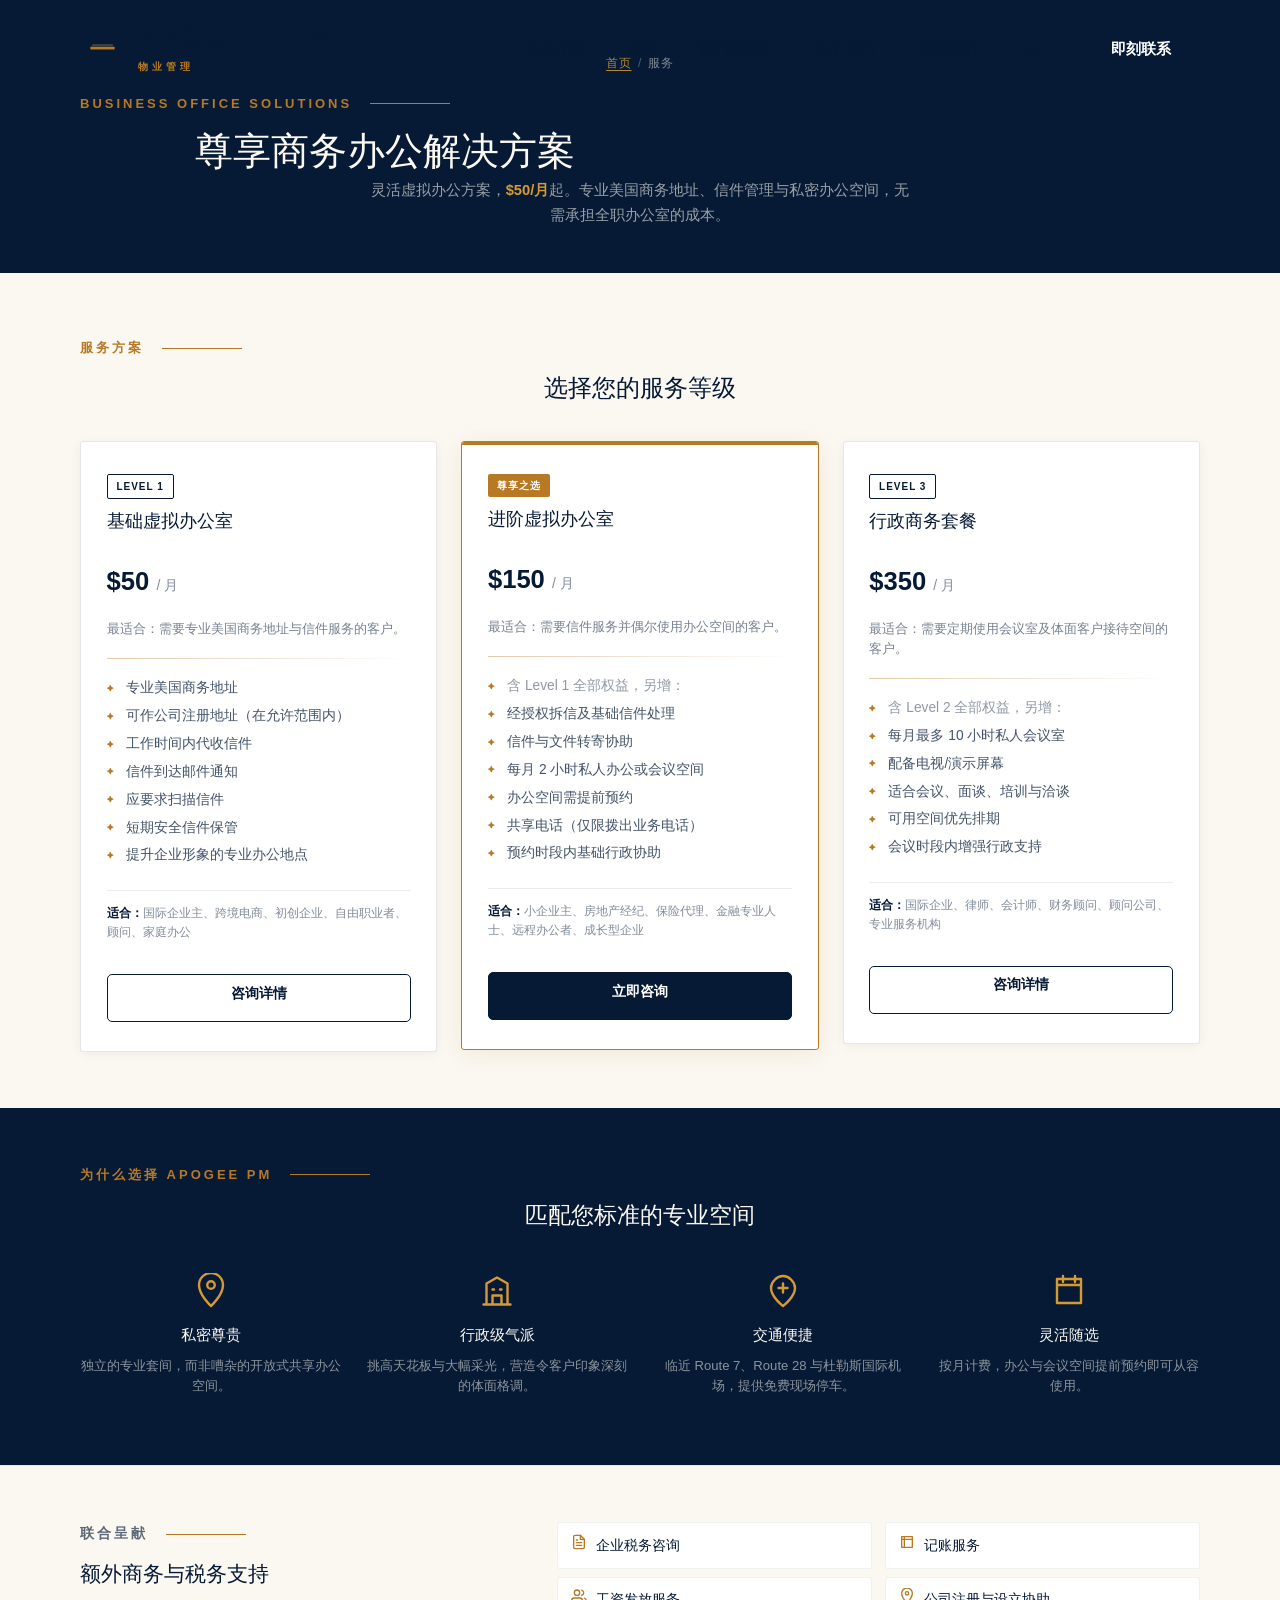
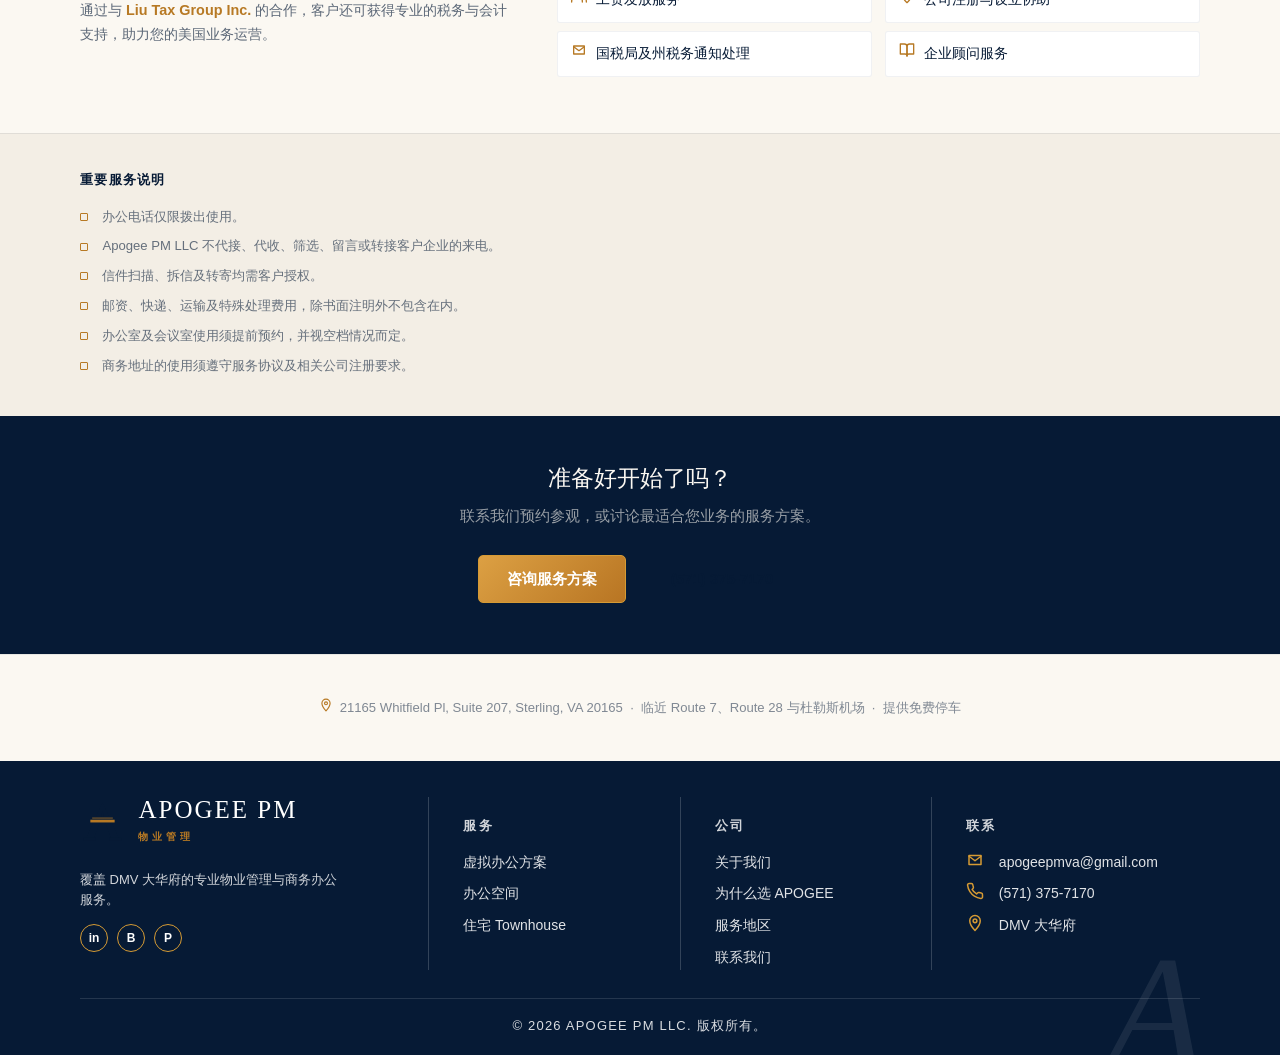
<file: zh/services/index.html>
<!DOCTYPE html>
<html lang="zh-CN">
<head>
  <meta charset="UTF-8">
  <meta name="viewport" content="width=device-width, initial-scale=1.0">
  <title>虚拟办公方案 $50/月起 | APOGEE PM Sterling, VA</title>
  <meta name="description" content="三档虚拟办公方案，$50/月起。商务地址、信件管理、私人办公室与会议室，位于弗吉尼亚州Sterling。联合Liu Tax Group提供税务支持。">
  <meta property="og:type" content="website">
  <meta property="og:url" content="https://apogeepmllc.com/zh/services/">
  <meta property="og:title" content="虚拟办公方案 $50/月起 | APOGEE PM">
  <meta property="og:description" content="三档灵活虚拟办公方案。商务地址、信件管理、私人办公室与会议室，位于弗吉尼亚州Sterling。">
  <meta property="og:image" content="https://apogeepmllc.com/assets/img/hero.png">
  <meta name="twitter:card" content="summary_large_image">
  <link rel="icon" type="image/png" sizes="32x32" href="../../assets/img/favicon-32.png">
  <link rel="icon" type="image/png" sizes="16x16" href="../../assets/img/favicon-16.png">
  <link rel="apple-touch-icon" href="../../assets/img/apple-touch-icon.png">
  <link rel="canonical" href="https://apogeepmllc.com/zh/services/">
  <link rel="alternate" hreflang="en" href="https://apogeepmllc.com/services/">
  <link rel="alternate" hreflang="zh-CN" href="https://apogeepmllc.com/zh/services/">
  <link rel="alternate" hreflang="x-default" href="https://apogeepmllc.com/services/">
  <link rel="stylesheet" href="../../tokens.css">
  <link rel="stylesheet" href="../../styles.css">
  <style>
    /* ── Page hero ─────────────────────────────────────── */
    .svc-hero {
      background: var(--navy);
      color: var(--paper);
      padding: 3rem 0 2.8rem;
      text-align: center;
    }
    .svc-breadcrumb {
      display: inline-flex;
      align-items: center;
      gap: .4rem;
      font-size: 12px;
      font-family: var(--sans);
      letter-spacing: .06em;
      text-transform: uppercase;
      margin-bottom: 1.2rem;
    }
    .svc-breadcrumb a {
      color: var(--gold-2);
      text-decoration: underline;
      text-underline-offset: 3px;
      opacity: .85;
      transition: opacity .2s;
    }
    .svc-breadcrumb a:hover { opacity: 1; }
    .svc-breadcrumb .sep { color: rgba(251,248,242,.3); }
    .svc-breadcrumb .current { color: rgba(251,248,242,.5); }
    .svc-hero h1 {
      font-size: clamp(1.8rem, 3.5vw, 2.4rem);
      color: var(--paper);
      margin-bottom: .5rem;
    }
    .svc-hero .sub {
      color: rgba(251,248,242,.6);
      font-size: .92rem;
      font-family: var(--sans);
      max-width: 540px;
      margin: 0 auto;
    }
    .svc-hero .sub strong {
      color: var(--gold-2);
      font-weight: 600;
    }

    /* ── Tier section ──────────────────────────────────── */
    .svc-tiers {
      background: var(--paper);
      padding: 4rem 0 3.5rem;
    }
    .tier-header {
      text-align: center;
      margin-bottom: 2.5rem;
    }
    .tier-header h2 {
      font-size: 1.5rem;
      color: var(--navy);
      margin-top: .5rem;
    }

    .tier-grid {
      display: grid;
      grid-template-columns: repeat(3, 1fr);
      gap: 1.5rem;
      align-items: start;
    }
    @media (max-width: 860px) {
      .tier-grid { grid-template-columns: 1fr; max-width: 480px; margin: 0 auto; }
    }

    .tier-card {
      background: #fff;
      border: 1px solid rgba(6,26,53,.1);
      border-radius: 3px;
      padding: 2rem 1.6rem 1.8rem;
      display: flex;
      flex-direction: column;
      box-shadow: 0 2px 12px rgba(6,26,53,.05);
      position: relative;
    }
    .tier-card-featured {
      border-color: var(--gold);
      box-shadow: 0 4px 24px rgba(183,121,36,.12);
    }
    .tier-card-featured::before {
      content: "";
      position: absolute;
      top: 0; left: 0; right: 0;
      height: 3px;
      background: var(--gold);
      border-radius: 3px 3px 0 0;
    }

    .tier-badge {
      display: inline-block;
      font-size: 10px;
      font-family: var(--sans);
      font-weight: 700;
      letter-spacing: .1em;
      text-transform: uppercase;
      background: var(--gold);
      color: #fff;
      padding: .2rem .55rem;
      border-radius: 2px;
      margin-bottom: .8rem;
      align-self: flex-start;
    }
    .tier-badge-outline {
      background: transparent;
      border: 1.5px solid var(--navy);
      color: var(--navy);
    }

    .tier-name {
      font-family: var(--serif);
      font-size: 1.15rem;
      font-weight: 400;
      color: var(--navy);
      margin-bottom: .3rem;
    }
    .tier-price {
      font-family: var(--sans);
      font-size: 1.6rem;
      font-weight: 700;
      color: var(--navy);
      margin-bottom: .15rem;
    }
    .tier-price span {
      font-size: .88rem;
      font-weight: 400;
      color: rgba(6,26,53,.5);
    }
    .tier-best {
      font-size: .82rem;
      color: rgba(6,26,53,.55);
      margin-bottom: 1.2rem;
      line-height: 1.5;
    }

    .tier-divider {
      height: 1px;
      background: linear-gradient(to right, var(--gold), transparent);
      margin-bottom: 1.2rem;
      opacity: .4;
    }

    .tier-features {
      list-style: none;
      padding: 0;
      margin: 0 0 1.5rem;
      display: flex;
      flex-direction: column;
      gap: .45rem;
      flex: 1;
    }
    .tier-features li {
      font-size: .86rem;
      color: rgba(6,26,53,.75);
      padding-left: 1.2rem;
      position: relative;
      line-height: 1.5;
    }
    .tier-features li::before {
      content: "✦";
      font-size: 7px;
      color: var(--gold);
      position: absolute;
      left: 0;
      top: .35rem;
    }
    .tier-features .inherited {
      color: rgba(6,26,53,.45);
    }

    .tier-ideal {
      font-size: .78rem;
      color: rgba(6,26,53,.5);
      border-top: 1px solid rgba(6,26,53,.08);
      padding-top: .8rem;
      margin-top: auto;
      line-height: 1.55;
    }
    .tier-ideal strong {
      color: var(--navy);
      font-weight: 600;
    }

    .tier-cta {
      margin-top: 1.2rem;
    }
    .tier-cta .button {
      display: block;
      text-align: center;
      width: 100%;
      font-size: .88rem;
      padding: .65rem 1rem;
    }

    /* ── Why section ───────────────────────────────────── */
    .svc-why {
      background: var(--navy);
      padding: 3.5rem 0;
    }
    .svc-why-header {
      text-align: center;
      margin-bottom: 2.5rem;
    }
    .svc-why-header h2 {
      color: var(--paper);
      font-size: 1.45rem;
      margin-top: .5rem;
    }
    .svc-why-grid {
      display: grid;
      grid-template-columns: repeat(4, 1fr);
      gap: 1.5rem;
    }
    @media (max-width: 760px) {
      .svc-why-grid { grid-template-columns: repeat(2, 1fr); }
    }
    @media (max-width: 480px) {
      .svc-why-grid { grid-template-columns: 1fr; }
    }
    .svc-why-item {
      text-align: center;
    }
    .svc-why-item .icon {
      display: flex;
      align-items: center;
      justify-content: center;
      width: 48px;
      height: 48px;
      margin: 0 auto .8rem;
    }
    .svc-why-item .icon svg {
      width: 36px;
      height: 36px;
      fill: none;
      stroke: var(--gold-2);
      stroke-width: 1.6;
      stroke-linecap: round;
      stroke-linejoin: round;
    }
    .svc-why-item h3 {
      font-family: var(--serif);
      font-size: .95rem;
      font-weight: 400;
      color: var(--paper);
      margin-bottom: .4rem;
    }
    .svc-why-item p {
      font-size: .82rem;
      color: rgba(251,248,242,.55);
      line-height: 1.55;
    }

    /* ── Partner section ───────────────────────────────── */
    .svc-partner {
      background: var(--paper);
      padding: 3.5rem 0;
      border-top: 1px solid rgba(6,26,53,.08);
    }
    .partner-layout {
      display: grid;
      grid-template-columns: 1fr 1.5fr;
      gap: 3rem;
      align-items: start;
    }
    @media (max-width: 760px) {
      .partner-layout { grid-template-columns: 1fr; gap: 1.5rem; }
    }
    .partner-intro h2 {
      font-size: 1.3rem;
      color: var(--navy);
      margin-bottom: .6rem;
    }
    .partner-intro p {
      font-size: .9rem;
      color: rgba(6,26,53,.65);
      line-height: 1.65;
    }
    .partner-link {
      color: var(--gold);
      text-decoration: none;
      border-bottom: 1px solid transparent;
      transition: border-color .2s;
    }
    .partner-link:hover { border-color: var(--gold); }
    .partner-services {
      display: grid;
      grid-template-columns: 1fr 1fr;
      gap: .5rem .8rem;
    }
    @media (max-width: 480px) {
      .partner-services { grid-template-columns: 1fr; }
    }
    .partner-item {
      display: flex;
      align-items: center;
      gap: .6rem;
      padding: .65rem .8rem;
      background: #fff;
      border: 1px solid rgba(6,26,53,.06);
      border-radius: 3px;
      font-size: .86rem;
      color: var(--navy);
    }
    .partner-item .mini-icon {
      flex-shrink: 0;
    }
    .partner-item .mini-icon svg {
      width: 16px;
      height: 16px;
      fill: none;
      stroke: var(--gold);
      stroke-width: 2;
      stroke-linecap: round;
      stroke-linejoin: round;
    }

    /* ── Notes section ─────────────────────────────────── */
    .svc-notes {
      background: var(--soft);
      padding: 2.5rem 0;
      border-top: 1px solid rgba(6,26,53,.08);
    }
    .svc-notes h2 {
      font-family: var(--sans);
      font-size: .8rem;
      font-weight: 700;
      letter-spacing: .1em;
      text-transform: uppercase;
      color: var(--navy);
      margin-bottom: 1.2rem;
    }
    .notes-list {
      list-style: none;
      padding: 0;
      margin: 0;
      display: flex;
      flex-direction: column;
      gap: .55rem;
    }
    .notes-list li {
      font-size: .82rem;
      color: rgba(6,26,53,.6);
      line-height: 1.6;
      padding-left: 1.4rem;
      position: relative;
    }
    .notes-list li::before {
      content: "";
      position: absolute;
      left: 0;
      top: .45rem;
      width: 6px;
      height: 6px;
      border: 1.5px solid var(--gold);
      border-radius: 1px;
    }

    /* ── Bottom CTA ────────────────────────────────────── */
    .svc-cta {
      background: var(--navy);
      padding: 3.2rem 0;
      text-align: center;
    }
    .svc-cta h2 {
      color: var(--paper);
      font-size: 1.45rem;
      margin-bottom: .5rem;
    }
    .svc-cta p {
      color: rgba(251,248,242,.6);
      font-size: .92rem;
      margin-bottom: 1.6rem;
    }
    .svc-cta .cta-row {
      display: flex;
      justify-content: center;
      gap: 1rem;
      flex-wrap: wrap;
    }

    /* ── Location bar ──────────────────────────────────── */
    .svc-location {
      background: var(--paper);
      padding: 1.8rem 0;
      text-align: center;
      border-top: 1px solid rgba(6,26,53,.08);
    }
    .svc-location p {
      font-size: .82rem;
      color: rgba(6,26,53,.5);
      display: flex;
      align-items: center;
      justify-content: center;
      gap: .4rem;
      flex-wrap: wrap;
    }
    .svc-location .mini-icon svg {
      width: 14px;
      height: 14px;
      fill: none;
      stroke: var(--gold);
      stroke-width: 2;
      stroke-linecap: round;
      stroke-linejoin: round;
    }
  </style>
</head>
<body>
  <div class="page">

    <header class="site-header">
      <div class="shell nav">
        <a class="brand" href="/zh/" aria-label="APOGEE PM 首页">
          <img class="brand-mark" src="../../assets/img/apogee-mark.svg" alt="" aria-hidden="true" width="46" height="50">
          <span>
            <span class="brand-word">APOGEE PM</span>
            <span class="brand-kicker">物业管理</span>
          </span>
        </a>
        <button class="nav-toggle" aria-label="打开菜单" aria-expanded="false">
          <svg viewBox="0 0 24 24"><path d="M3 6h18M3 12h18M3 18h18"/></svg>
        </button>

        <nav class="nav-links" aria-label="主导航">
          <a href="/zh/services/" aria-current="page">服务方案</a>
          <a href="/listings/">房源</a>
          <a href="/zh/#why">我们的优势</a>
          <a href="/zh/#about">关于我们</a>
          <a href="/zh/#contact">联系我们</a>
          <a href="/services/" hreflang="en" lang="en">EN</a>
          <a class="button button-dark" href="/zh/#contact">即刻联系</a>
        </nav>
      </div>
    </header>

    <main>

      <section class="svc-hero">
        <div class="shell">
          <nav class="svc-breadcrumb" aria-label="Breadcrumb">
            <a href="/zh/">首页</a>
            <span class="sep">/</span>
            <span class="current">服务</span>
          </nav>
          <p class="eyebrow">Business Office Solutions</p>
          <h1>尊享商务办公解决方案</h1>
          <p class="sub">灵活虚拟办公方案，<strong>$50/月</strong>起。专业美国商务地址、信件管理与私密办公空间，无需承担全职办公室的成本。</p>
        </div>
      </section>

      <!-- ─ 服务层级 ───────────────────────────────────── -->
      <section class="svc-tiers">
        <div class="shell">
          <div class="tier-header">
            <p class="eyebrow">服务方案</p>
            <h2>选择您的服务等级</h2>
          </div>

          <div class="tier-grid">

            <!-- Level 1 -->
            <div class="tier-card">
              <span class="tier-badge tier-badge-outline">Level 1</span>
              <h3 class="tier-name">基础虚拟办公室</h3>
              <p class="tier-price">$50 <span>/ 月</span></p>
              <p class="tier-best">最适合：需要专业美国商务地址与信件服务的客户。</p>
              <div class="tier-divider"></div>
              <ul class="tier-features">
                <li>专业美国商务地址</li>
                <li>可作公司注册地址（在允许范围内）</li>
                <li>工作时间内代收信件</li>
                <li>信件到达邮件通知</li>
                <li>应要求扫描信件</li>
                <li>短期安全信件保管</li>
                <li>提升企业形象的专业办公地点</li>
              </ul>
              <p class="tier-ideal"><strong>适合：</strong>国际企业主、跨境电商、初创企业、自由职业者、顾问、家庭办公</p>
              <div class="tier-cta">
                <a class="button" href="/zh/#contact">咨询详情</a>
              </div>
            </div>

            <!-- Level 2 -->
            <div class="tier-card tier-card-featured">
              <span class="tier-badge">尊享之选</span>
              <h3 class="tier-name">进阶虚拟办公室</h3>
              <p class="tier-price">$150 <span>/ 月</span></p>
              <p class="tier-best">最适合：需要信件服务并偶尔使用办公空间的客户。</p>
              <div class="tier-divider"></div>
              <ul class="tier-features">
                <li class="inherited">含 Level 1 全部权益，另增：</li>
                <li>经授权拆信及基础信件处理</li>
                <li>信件与文件转寄协助</li>
                <li>每月 2 小时私人办公或会议空间</li>
                <li>办公空间需提前预约</li>
                <li>共享电话（仅限拨出业务电话）</li>
                <li>预约时段内基础行政协助</li>
              </ul>
              <p class="tier-ideal"><strong>适合：</strong>小企业主、房地产经纪、保险代理、金融专业人士、远程办公者、成长型企业</p>
              <div class="tier-cta">
                <a class="button button-dark" href="/zh/#contact">立即咨询</a>
              </div>
            </div>

            <!-- Level 3 -->
            <div class="tier-card">
              <span class="tier-badge tier-badge-outline">Level 3</span>
              <h3 class="tier-name">行政商务套餐</h3>
              <p class="tier-price">$350 <span>/ 月</span></p>
              <p class="tier-best">最适合：需要定期使用会议室及体面客户接待空间的客户。</p>
              <div class="tier-divider"></div>
              <ul class="tier-features">
                <li class="inherited">含 Level 2 全部权益，另增：</li>
                <li>每月最多 10 小时私人会议室</li>
                <li>配备电视/演示屏幕</li>
                <li>适合会议、面谈、培训与洽谈</li>
                <li>可用空间优先排期</li>
                <li>会议时段内增强行政支持</li>
              </ul>
              <p class="tier-ideal"><strong>适合：</strong>国际企业、律师、会计师、财务顾问、顾问公司、专业服务机构</p>
              <div class="tier-cta">
                <a class="button" href="/zh/#contact">咨询详情</a>
              </div>
            </div>

          </div>
        </div>
      </section>

      <!-- ─ 为何选择 APOGEE ────────────────────────────── -->
      <section class="svc-why">
        <div class="shell">
          <div class="svc-why-header">
            <p class="eyebrow">为什么选择 APOGEE PM</p>
            <h2>匹配您标准的专业空间</h2>
          </div>
          <div class="svc-why-grid">
            <article class="svc-why-item">
              <span class="icon" aria-hidden="true">
                <svg viewBox="0 0 24 24"><path d="M12 22s8-7.2 8-14A8 8 0 0 0 4 8c0 6.8 8 14 8 14Z"/><circle cx="12" cy="8" r="2.5"/></svg>
              </span>
              <h3>私密尊贵</h3>
              <p>独立的专业套间，而非嘈杂的开放式共享办公空间。</p>
            </article>
            <article class="svc-why-item">
              <span class="icon" aria-hidden="true">
                <svg viewBox="0 0 24 24"><path d="M3 21h18M5 21V7l7-4 7 4v14M9 21v-6h6v6M9 11h1M14 11h1"/></svg>
              </span>
              <h3>行政级气派</h3>
              <p>挑高天花板与大幅采光，营造令客户印象深刻的体面格调。</p>
            </article>
            <article class="svc-why-item">
              <span class="icon" aria-hidden="true">
                <svg viewBox="0 0 24 24"><path d="M12 2C8 2 4 6 4 10c0 6 8 12 8 12s8-6 8-12c0-4-4-8-8-8Z"/><path d="M9 10h6M12 7v6"/></svg>
              </span>
              <h3>交通便捷</h3>
              <p>临近 Route 7、Route 28 与杜勒斯国际机场，提供免费现场停车。</p>
            </article>
            <article class="svc-why-item">
              <span class="icon" aria-hidden="true">
                <svg viewBox="0 0 24 24"><path d="M4 8h16M4 4h16v16H4zM8 2v4M16 2v4"/></svg>
              </span>
              <h3>灵活随选</h3>
              <p>按月计费，办公与会议空间提前预约即可从容使用。</p>
            </article>
          </div>
        </div>
      </section>

      <!-- ─ Liu Tax 合作 ───────────────────────────────── -->
      <section class="svc-partner">
        <div class="shell">
          <div class="partner-layout">
            <div class="partner-intro">
              <p class="eyebrow">联合呈献</p>
              <h2>额外商务与税务支持</h2>
              <p>通过与 <a href="https://www.liutaxgroup.com/" target="_blank" rel="noopener" class="partner-link"><strong>Liu Tax Group Inc.</strong></a> 的合作，客户还可获得专业的税务与会计支持，助力您的美国业务运营。</p>
            </div>
            <div class="partner-services">
              <div class="partner-item">
                <span class="mini-icon" aria-hidden="true"><svg viewBox="0 0 24 24"><path d="M14 2H6a2 2 0 0 0-2 2v16a2 2 0 0 0 2 2h12a2 2 0 0 0 2-2V8Z"/><path d="M14 2v6h6M16 13H8M16 17H8M10 9H8"/></svg></span>
                企业税务咨询
              </div>
              <div class="partner-item">
                <span class="mini-icon" aria-hidden="true"><svg viewBox="0 0 24 24"><path d="M4 4h16v16H4z"/><path d="M4 8h16M8 4v16"/></svg></span>
                记账服务
              </div>
              <div class="partner-item">
                <span class="mini-icon" aria-hidden="true"><svg viewBox="0 0 24 24"><path d="M17 21v-2a4 4 0 0 0-4-4H5a4 4 0 0 0-4 4v2"/><circle cx="9" cy="7" r="4"/><path d="M23 21v-2a4 4 0 0 0-3-3.87M16 3.13a4 4 0 0 1 0 7.75"/></svg></span>
                工资发放服务
              </div>
              <div class="partner-item">
                <span class="mini-icon" aria-hidden="true"><svg viewBox="0 0 24 24"><path d="M12 22s8-7.2 8-14A8 8 0 0 0 4 8c0 6.8 8 14 8 14Z"/><circle cx="12" cy="8" r="2.5"/></svg></span>
                公司注册与设立协助
              </div>
              <div class="partner-item">
                <span class="mini-icon" aria-hidden="true"><svg viewBox="0 0 24 24"><path d="M4 6h16v12H4z"/><path d="m4 7 8 6 8-6"/></svg></span>
                国税局及州税务通知处理
              </div>
              <div class="partner-item">
                <span class="mini-icon" aria-hidden="true"><svg viewBox="0 0 24 24"><path d="M2 3h6a4 4 0 0 1 4 4v14a3 3 0 0 0-3-3H2Z"/><path d="M22 3h-6a4 4 0 0 0-4 4v14a3 3 0 0 1 3-3h7Z"/></svg></span>
                企业顾问服务
              </div>
            </div>
          </div>
        </div>
      </section>

      <!-- ─ 重要服务说明 ───────────────────────────────── -->
      <section class="svc-notes">
        <div class="shell">
          <h2>重要服务说明</h2>
          <ul class="notes-list">
            <li>办公电话仅限拨出使用。</li>
            <li>Apogee PM LLC 不代接、代收、筛选、留言或转接客户企业的来电。</li>
            <li>信件扫描、拆信及转寄均需客户授权。</li>
            <li>邮资、快递、运输及特殊处理费用，除书面注明外不包含在内。</li>
            <li>办公室及会议室使用须提前预约，并视空档情况而定。</li>
            <li>商务地址的使用须遵守服务协议及相关公司注册要求。</li>
          </ul>
        </div>
      </section>

      <!-- ─ CTA ────────────────────────────────────────── -->
      <section class="svc-cta">
        <div class="shell">
          <h2>准备好开始了吗？</h2>
          <p>联系我们预约参观，或讨论最适合您业务的服务方案。</p>
          <div class="cta-row">
            <a class="button button-gold" href="/zh/#contact">咨询服务方案</a>
            <a class="button" href="tel:+15713757170">(571) 375-7170</a>
          </div>
        </div>
      </section>

      <!-- ─ 地址栏 ─────────────────────────────────────── -->
      <section class="svc-location">
        <div class="shell">
          <p>
            <span class="mini-icon" aria-hidden="true"><svg viewBox="0 0 24 24"><path d="M12 22s7-7.3 7-13A7 7 0 0 0 5 9c0 5.7 7 13 7 13Z"/><circle cx="12" cy="9" r="2.5"/></svg></span>
            21165 Whitfield Pl, Suite 207, Sterling, VA 20165 &nbsp;&middot;&nbsp; 临近 Route 7、Route 28 与杜勒斯机场 &nbsp;&middot;&nbsp; 提供免费停车
          </p>
        </div>
      </section>

    </main>

    <footer class="footer">
      <div class="shell footer-grid">
        <div>
          <a class="brand" href="/zh/" aria-label="APOGEE PM 首页">
            <img class="brand-mark" src="../../assets/img/apogee-mark.svg" alt="" aria-hidden="true" width="46" height="50">
            <span>
              <span class="brand-word">APOGEE PM</span>
              <span class="brand-kicker">物业管理</span>
            </span>
          </a>
          <p>覆盖 DMV 大华府的专业物业管理与商务办公服务。</p>
          <div class="socials" aria-label="社交链接">
            <span>in</span><span>B</span><span>P</span>
          </div>
        </div>

        <div class="footer-col">
          <p class="footer-heading">服务</p>
          <ul class="footer-list">
            <li><a href="/zh/services/">虚拟办公方案</a></li>
            <li><a href="/listings/#office">办公空间</a></li>
            <li><a href="/listings/#townhouse">住宅 Townhouse</a></li>
          </ul>
        </div>

        <div class="footer-col">
          <p class="footer-heading">公司</p>
          <ul class="footer-list">
            <li><a href="/zh/#about">关于我们</a></li>
            <li><a href="/zh/#why">为什么选 APOGEE</a></li>
            <li><a href="/zh/#areas">服务地区</a></li>
            <li><a href="/zh/#contact">联系我们</a></li>
          </ul>
        </div>

        <div class="footer-col">
          <p class="footer-heading">联系</p>
          <ul class="footer-list">
            <li class="contact-line">
              <span class="mini-icon" aria-hidden="true"><svg viewBox="0 0 24 24"><path d="M4 6h16v12H4z"/><path d="m4 7 8 6 8-6"/></svg></span>
              <a href="mailto:apogeepmva@gmail.com">apogeepmva@gmail.com</a>
            </li>
            <li class="contact-line">
              <span class="mini-icon" aria-hidden="true"><svg viewBox="0 0 24 24"><path d="M22 16.9v3a2 2 0 0 1-2.2 2 19.8 19.8 0 0 1-8.6-3.1 19.5 19.5 0 0 1-6-6A19.8 19.8 0 0 1 2.1 4.2 2 2 0 0 1 4.1 2h3a2 2 0 0 1 2 1.7c.1 1 .4 2 .7 2.8a2 2 0 0 1-.5 2.1L8.1 9.9a16 16 0 0 0 6 6l1.3-1.3a2 2 0 0 1 2.1-.5 13 13 0 0 0 2.8.7 2 2 0 0 1 1.7 2.1Z"/></svg></span>
              <a href="tel:+15713757170">(571) 375-7170</a>
            </li>
            <li class="contact-line">
              <span class="mini-icon" aria-hidden="true"><svg viewBox="0 0 24 24"><path d="M12 22s7-7.3 7-13A7 7 0 0 0 5 9c0 5.7 7 13 7 13Z"/><circle cx="12" cy="9" r="2.5"/></svg></span>
              DMV 大华府
            </li>
          </ul>
        </div>
      </div>
      <div class="shell copyright">&copy; 2026 APOGEE PM LLC. 版权所有。</div>
    </footer>

  </div>
  <script>
    document.querySelector('.nav-toggle').addEventListener('click', function () {
      var nav = document.querySelector('.nav-links');
      var open = nav.classList.toggle('is-open');
      this.setAttribute('aria-expanded', open);
      this.innerHTML = open
        ? '<svg viewBox="0 0 24 24"><path d="M18 6 6 18M6 6l12 12"/></svg>'
        : '<svg viewBox="0 0 24 24"><path d="M3 6h18M3 12h18M3 18h18"/></svg>';
    });
  </script>
</body>
</html>
</file>
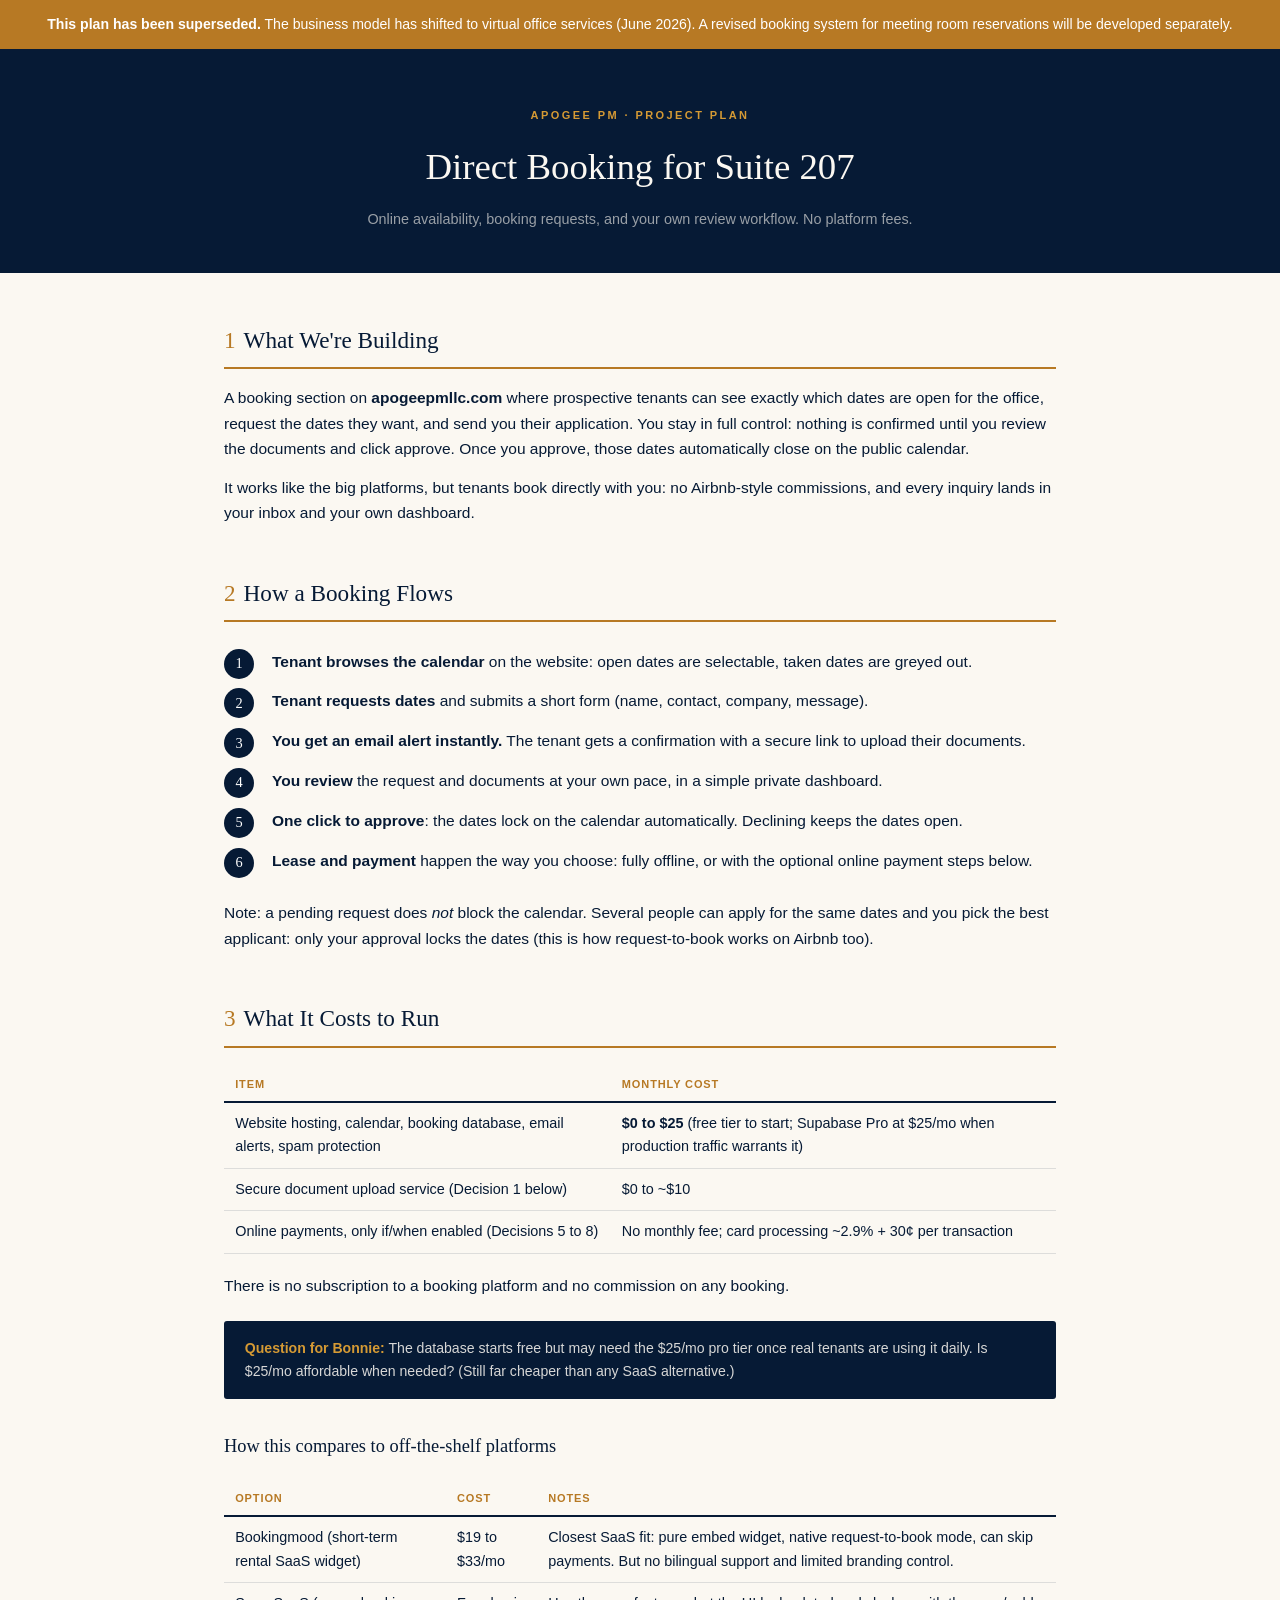
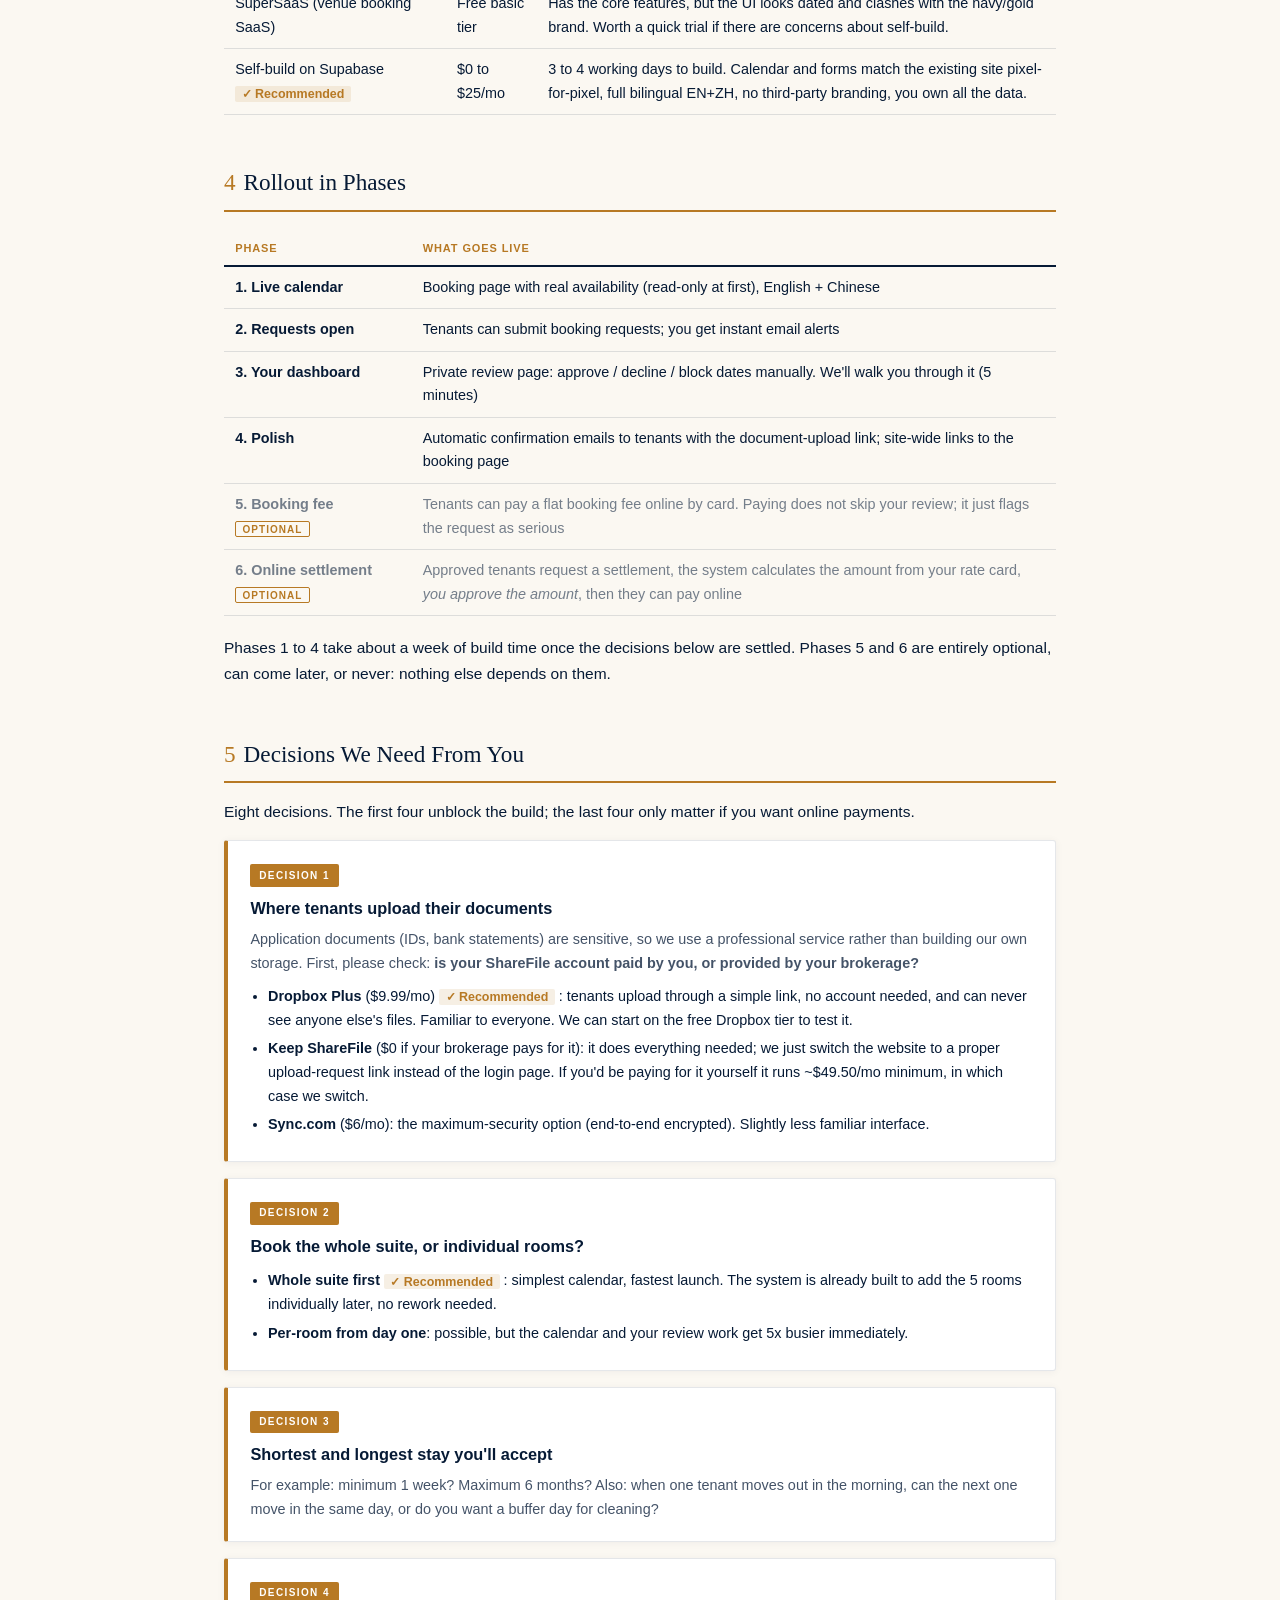
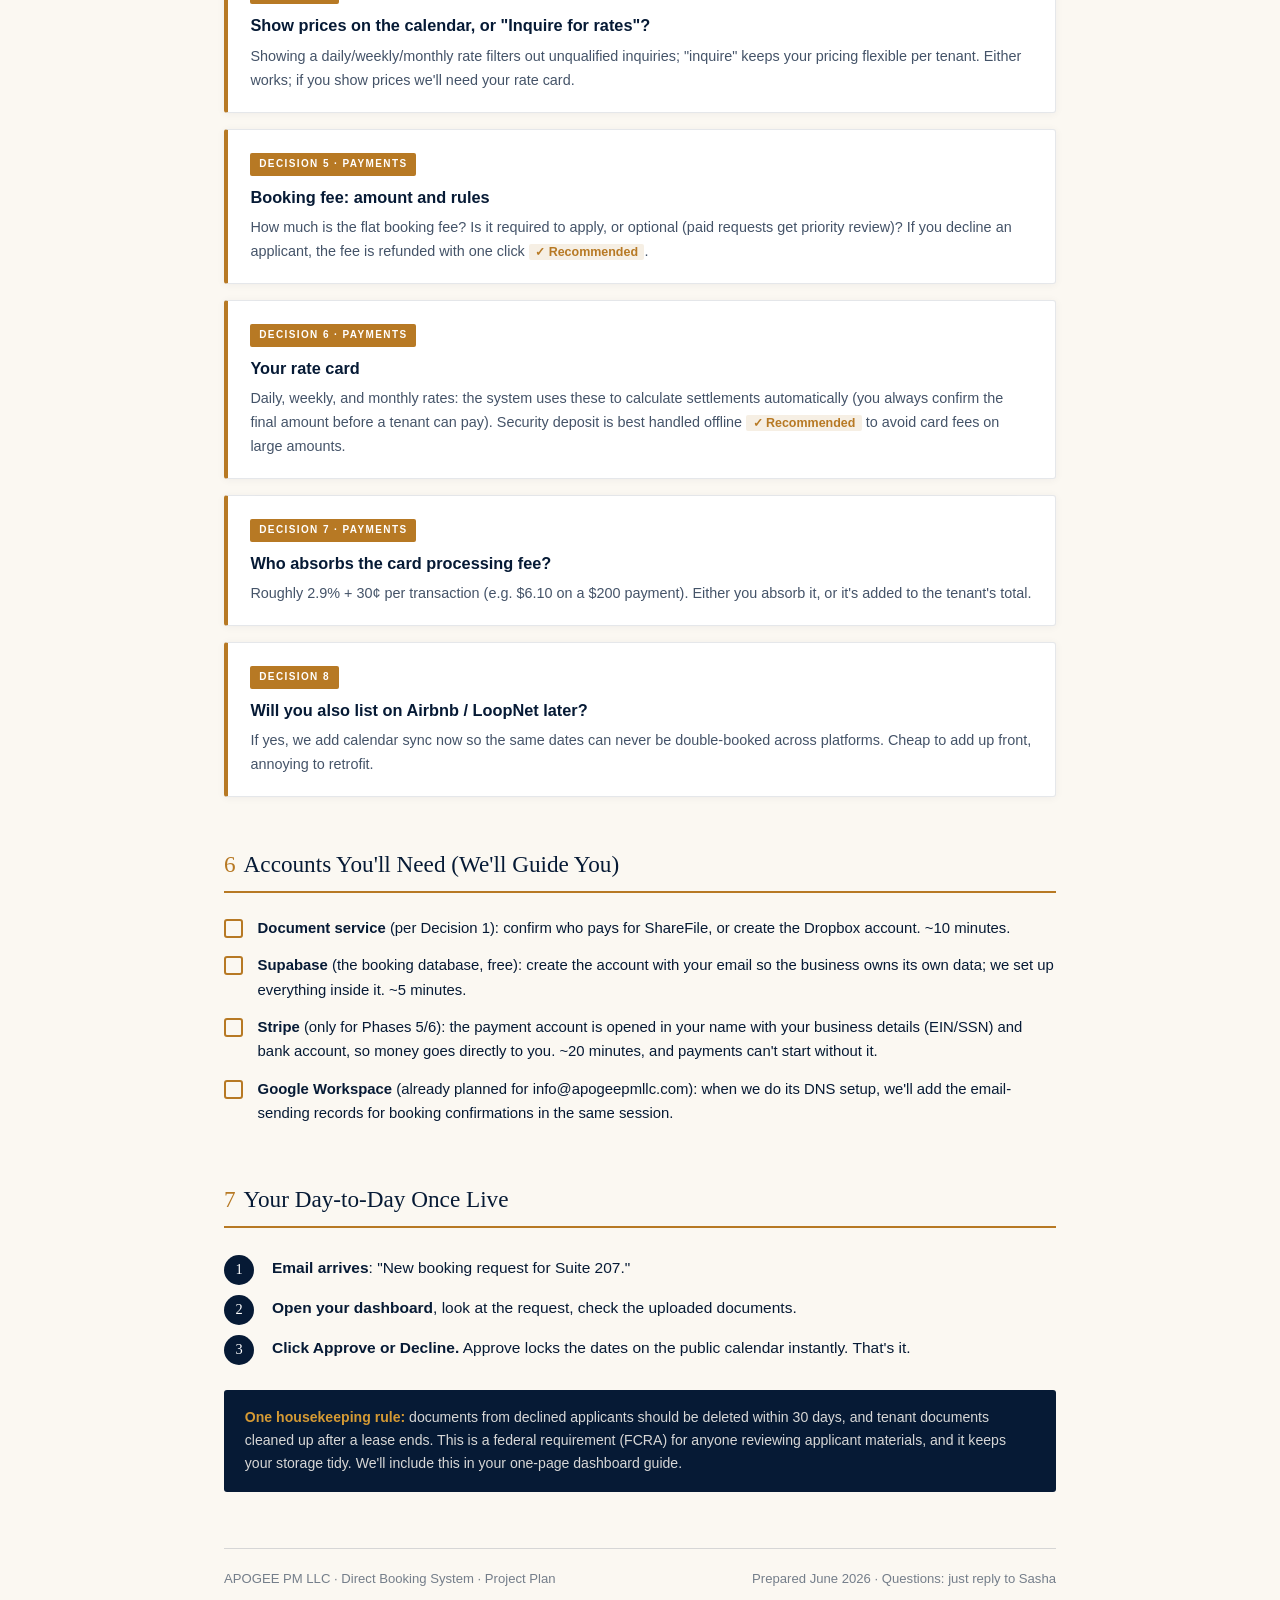
<file: apogee-booking-plan.html>
<!DOCTYPE html>
<html lang="en">
<head>
<meta charset="UTF-8">
<meta name="viewport" content="width=device-width, initial-scale=1.0">
<meta name="robots" content="noindex">
<title>Direct Booking System: Project Plan | APOGEE PM</title>
<link rel="icon" type="image/png" sizes="32x32" href="assets/img/favicon-32.png">
<style>
  :root {
    --navy: #061a35;
    --navy-2: #082346;
    --gold: #b77924;
    --gold-2: #d59a34;
    --paper: #fbf8f2;
    --serif: Georgia, 'Times New Roman', serif;
    --sans: -apple-system, BlinkMacSystemFont, 'Segoe UI', Roboto, Helvetica, Arial, sans-serif;
  }
  * { margin: 0; padding: 0; box-sizing: border-box; }
  body {
    font-family: var(--sans);
    background: var(--paper);
    color: var(--navy);
    line-height: 1.65;
    font-size: 15.5px;
  }
  .doc { max-width: 880px; margin: 0 auto; padding: 0 1.5rem 4rem; }

  .doc-header {
    background: var(--navy);
    color: var(--paper);
    padding: 3rem 1.5rem 2.6rem;
    text-align: center;
    margin-bottom: 3rem;
  }
  .doc-header .eyebrow {
    font-size: 11px; letter-spacing: .22em; text-transform: uppercase;
    color: var(--gold-2); font-weight: 700; margin-bottom: .8rem;
  }
  .doc-header h1 { font-family: var(--serif); font-size: clamp(1.7rem, 4vw, 2.3rem); font-weight: 400; }
  .doc-header p { color: rgba(251,248,242,.6); margin-top: .6rem; font-size: .9rem; }

  h2 {
    font-family: var(--serif); font-weight: 400;
    font-size: 1.45rem; margin: 3rem 0 1rem;
    padding-bottom: .5rem; border-bottom: 2px solid var(--gold);
  }
  h2 .num { color: var(--gold); margin-right: .5rem; }
  p + p { margin-top: .8rem; }

  .flow { list-style: none; counter-reset: step; margin: 1.2rem 0; }
  .flow li {
    counter-increment: step; position: relative;
    padding: .45rem 0 .45rem 3rem;
  }
  .flow li::before {
    content: counter(step);
    position: absolute; left: 0; top: .45rem;
    width: 30px; height: 30px; border-radius: 50%;
    background: var(--navy); color: #fff;
    font-family: var(--serif); font-size: .9rem;
    display: flex; align-items: center; justify-content: center;
  }
  .flow li strong { color: var(--navy); }

  table { width: 100%; border-collapse: collapse; margin: 1.2rem 0; font-size: .9rem; }
  th { text-align: left; font-size: 11px; letter-spacing: .08em; text-transform: uppercase; color: var(--gold); padding: .5rem .7rem; border-bottom: 2px solid var(--navy); }
  td { padding: .55rem .7rem; border-bottom: 1px solid rgba(6,26,53,.12); vertical-align: top; }

  .decision {
    background: #fff;
    border: 1px solid rgba(6,26,53,.1);
    border-left: 4px solid var(--gold);
    border-radius: 3px;
    padding: 1.2rem 1.4rem;
    margin: 1rem 0;
    box-shadow: 0 1px 8px rgba(6,26,53,.05);
  }
  .decision-tag {
    display: inline-block;
    font-size: 10px; font-weight: 700; letter-spacing: .14em; text-transform: uppercase;
    background: var(--gold); color: #fff;
    padding: .2rem .55rem; border-radius: 2px;
    margin-bottom: .5rem;
  }
  .decision h3 { font-size: 1.02rem; margin-bottom: .35rem; }
  .decision p { font-size: .9rem; color: rgba(6,26,53,.75); }
  .decision ul { margin: .6rem 0 0 1.1rem; font-size: .9rem; }
  .decision li { margin: .3rem 0; }
  .rec {
    background: rgba(183,121,36,.12);
    border-radius: 2px; padding: .05rem .4rem;
    font-weight: 700; font-size: .78rem; color: var(--gold);
    white-space: nowrap;
  }

  .checklist { list-style: none; margin: 1rem 0; }
  .checklist li {
    position: relative; padding: .4rem 0 .4rem 2.1rem; font-size: .93rem;
  }
  .checklist li::before {
    content: ""; position: absolute; left: 0; top: .58rem;
    width: 15px; height: 15px;
    border: 2px solid var(--gold); border-radius: 3px;
  }
  .checklist li strong { color: var(--navy); }

  .note {
    background: var(--navy); color: rgba(251,248,242,.85);
    border-radius: 3px; padding: 1rem 1.3rem;
    font-size: .88rem; margin: 1.4rem 0;
  }
  .note strong { color: var(--gold-2); }

  .phase-optional td { color: rgba(6,26,53,.55); }
  .badge-opt {
    font-size: 10px; font-weight: 700; letter-spacing: .1em; text-transform: uppercase;
    border: 1px solid var(--gold); color: var(--gold);
    padding: .1rem .4rem; border-radius: 2px; white-space: nowrap;
  }

  .doc-footer {
    margin-top: 3.5rem; padding-top: 1.2rem;
    border-top: 1px solid rgba(6,26,53,.15);
    font-size: .82rem; color: rgba(6,26,53,.55);
    display: flex; justify-content: space-between; flex-wrap: wrap; gap: .5rem;
  }

  @media print {
    .doc-header { padding: 1.6rem 1rem; }
    body { font-size: 12px; }
    .decision { box-shadow: none; break-inside: avoid; }
    h2 { break-after: avoid; }
  }
</style>
</head>
<body>

<div style="background:#b77924;color:#fff;text-align:center;padding:.8rem 1rem;font-size:.88rem;font-family:-apple-system,BlinkMacSystemFont,'Segoe UI',Helvetica,Arial,sans-serif;">
  <strong>This plan has been superseded.</strong> The business model has shifted to virtual office services (June 2026). A revised booking system for meeting room reservations will be developed separately.
</div>

<header class="doc-header">
  <p class="eyebrow">APOGEE PM · Project Plan</p>
  <h1>Direct Booking for Suite 207</h1>
  <p>Online availability, booking requests, and your own review workflow. No platform fees.</p>
</header>

<div class="doc">

  <h2><span class="num">1</span>What We're Building</h2>
  <p>A booking section on <strong>apogeepmllc.com</strong> where prospective tenants can see exactly which dates are open for the office, request the dates they want, and send you their application. You stay in full control: nothing is confirmed until you review the documents and click approve. Once you approve, those dates automatically close on the public calendar.</p>
  <p>It works like the big platforms, but tenants book directly with you: no Airbnb-style commissions, and every inquiry lands in your inbox and your own dashboard.</p>

  <h2><span class="num">2</span>How a Booking Flows</h2>
  <ol class="flow">
    <li><strong>Tenant browses the calendar</strong> on the website: open dates are selectable, taken dates are greyed out.</li>
    <li><strong>Tenant requests dates</strong> and submits a short form (name, contact, company, message).</li>
    <li><strong>You get an email alert instantly.</strong> The tenant gets a confirmation with a secure link to upload their documents.</li>
    <li><strong>You review</strong> the request and documents at your own pace, in a simple private dashboard.</li>
    <li><strong>One click to approve</strong>: the dates lock on the calendar automatically. Declining keeps the dates open.</li>
    <li><strong>Lease and payment</strong> happen the way you choose: fully offline, or with the optional online payment steps below.</li>
  </ol>
  <p>Note: a pending request does <em>not</em> block the calendar. Several people can apply for the same dates and you pick the best applicant: only your approval locks the dates (this is how request-to-book works on Airbnb too).</p>

  <h2><span class="num">3</span>What It Costs to Run</h2>
  <table>
    <tr><th>Item</th><th>Monthly cost</th></tr>
    <tr><td>Website hosting, calendar, booking database, email alerts, spam protection</td><td><strong>$0 to $25</strong> (free tier to start; Supabase Pro at $25/mo when production traffic warrants it)</td></tr>
    <tr><td>Secure document upload service (Decision 1 below)</td><td>$0 to ~$10</td></tr>
    <tr><td>Online payments, only if/when enabled (Decisions 5 to 8)</td><td>No monthly fee; card processing ~2.9% + 30¢ per transaction</td></tr>
  </table>
  <p>There is no subscription to a booking platform and no commission on any booking.</p>

  <div class="note">
    <strong>Question for Bonnie:</strong> The database starts free but may need the $25/mo pro tier once real tenants are using it daily. Is $25/mo affordable when needed? (Still far cheaper than any SaaS alternative.)
  </div>

  <h3 style="font-family:var(--serif);font-weight:400;font-size:1.15rem;margin:2rem 0 .8rem;">How this compares to off-the-shelf platforms</h3>
  <table>
    <tr><th>Option</th><th>Cost</th><th>Notes</th></tr>
    <tr><td>Bookingmood (short-term rental SaaS widget)</td><td>$19 to $33/mo</td><td>Closest SaaS fit: pure embed widget, native request-to-book mode, can skip payments. But no bilingual support and limited branding control.</td></tr>
    <tr><td>SuperSaaS (venue booking SaaS)</td><td>Free basic tier</td><td>Has the core features, but the UI looks dated and clashes with the navy/gold brand. Worth a quick trial if there are concerns about self-build.</td></tr>
    <tr><td>Self-build on Supabase <span class="rec">✓ Recommended</span></td><td>$0 to $25/mo</td><td>3 to 4 working days to build. Calendar and forms match the existing site pixel-for-pixel, full bilingual EN+ZH, no third-party branding, you own all the data.</td></tr>
  </table>

  <h2><span class="num">4</span>Rollout in Phases</h2>
  <table>
    <tr><th>Phase</th><th>What goes live</th></tr>
    <tr><td><strong>1. Live calendar</strong></td><td>Booking page with real availability (read-only at first), English + Chinese</td></tr>
    <tr><td><strong>2. Requests open</strong></td><td>Tenants can submit booking requests; you get instant email alerts</td></tr>
    <tr><td><strong>3. Your dashboard</strong></td><td>Private review page: approve / decline / block dates manually. We'll walk you through it (5 minutes)</td></tr>
    <tr><td><strong>4. Polish</strong></td><td>Automatic confirmation emails to tenants with the document-upload link; site-wide links to the booking page</td></tr>
    <tr class="phase-optional"><td><strong>5. Booking fee</strong> <span class="badge-opt">optional</span></td><td>Tenants can pay a flat booking fee online by card. Paying does not skip your review; it just flags the request as serious</td></tr>
    <tr class="phase-optional"><td><strong>6. Online settlement</strong> <span class="badge-opt">optional</span></td><td>Approved tenants request a settlement, the system calculates the amount from your rate card, <em>you approve the amount</em>, then they can pay online</td></tr>
  </table>
  <p>Phases 1 to 4 take about a week of build time once the decisions below are settled. Phases 5 and 6 are entirely optional, can come later, or never: nothing else depends on them.</p>

  <h2><span class="num">5</span>Decisions We Need From You</h2>
  <p>Eight decisions. The first four unblock the build; the last four only matter if you want online payments.</p>

  <div class="decision">
    <span class="decision-tag">Decision 1</span>
    <h3>Where tenants upload their documents</h3>
    <p>Application documents (IDs, bank statements) are sensitive, so we use a professional service rather than building our own storage. First, please check: <strong>is your ShareFile account paid by you, or provided by your brokerage?</strong></p>
    <ul>
      <li><strong>Dropbox Plus</strong> ($9.99/mo) <span class="rec">✓ Recommended</span> : tenants upload through a simple link, no account needed, and can never see anyone else's files. Familiar to everyone. We can start on the free Dropbox tier to test it.</li>
      <li><strong>Keep ShareFile</strong> ($0 if your brokerage pays for it): it does everything needed; we just switch the website to a proper upload-request link instead of the login page. If you'd be paying for it yourself it runs ~$49.50/mo minimum, in which case we switch.</li>
      <li><strong>Sync.com</strong> ($6/mo): the maximum-security option (end-to-end encrypted). Slightly less familiar interface.</li>
    </ul>
  </div>

  <div class="decision">
    <span class="decision-tag">Decision 2</span>
    <h3>Book the whole suite, or individual rooms?</h3>
    <ul>
      <li><strong>Whole suite first</strong> <span class="rec">✓ Recommended</span> : simplest calendar, fastest launch. The system is already built to add the 5 rooms individually later, no rework needed.</li>
      <li><strong>Per-room from day one</strong>: possible, but the calendar and your review work get 5x busier immediately.</li>
    </ul>
  </div>

  <div class="decision">
    <span class="decision-tag">Decision 3</span>
    <h3>Shortest and longest stay you'll accept</h3>
    <p>For example: minimum 1 week? Maximum 6 months? Also: when one tenant moves out in the morning, can the next one move in the same day, or do you want a buffer day for cleaning?</p>
  </div>

  <div class="decision">
    <span class="decision-tag">Decision 4</span>
    <h3>Show prices on the calendar, or "Inquire for rates"?</h3>
    <p>Showing a daily/weekly/monthly rate filters out unqualified inquiries; "inquire" keeps your pricing flexible per tenant. Either works; if you show prices we'll need your rate card.</p>
  </div>

  <div class="decision">
    <span class="decision-tag">Decision 5 · Payments</span>
    <h3>Booking fee: amount and rules</h3>
    <p>How much is the flat booking fee? Is it required to apply, or optional (paid requests get priority review)? If you decline an applicant, the fee is refunded with one click <span class="rec">✓ Recommended</span>.</p>
  </div>

  <div class="decision">
    <span class="decision-tag">Decision 6 · Payments</span>
    <h3>Your rate card</h3>
    <p>Daily, weekly, and monthly rates: the system uses these to calculate settlements automatically (you always confirm the final amount before a tenant can pay). Security deposit is best handled offline <span class="rec">✓ Recommended</span> to avoid card fees on large amounts.</p>
  </div>

  <div class="decision">
    <span class="decision-tag">Decision 7 · Payments</span>
    <h3>Who absorbs the card processing fee?</h3>
    <p>Roughly 2.9% + 30¢ per transaction (e.g. $6.10 on a $200 payment). Either you absorb it, or it's added to the tenant's total.</p>
  </div>

  <div class="decision">
    <span class="decision-tag">Decision 8</span>
    <h3>Will you also list on Airbnb / LoopNet later?</h3>
    <p>If yes, we add calendar sync now so the same dates can never be double-booked across platforms. Cheap to add up front, annoying to retrofit.</p>
  </div>

  <h2><span class="num">6</span>Accounts You'll Need (We'll Guide You)</h2>
  <ul class="checklist">
    <li><strong>Document service</strong> (per Decision 1): confirm who pays for ShareFile, or create the Dropbox account. ~10 minutes.</li>
    <li><strong>Supabase</strong> (the booking database, free): create the account with your email so the business owns its own data; we set up everything inside it. ~5 minutes.</li>
    <li><strong>Stripe</strong> (only for Phases 5/6): the payment account is opened in your name with your business details (EIN/SSN) and bank account, so money goes directly to you. ~20 minutes, and payments can't start without it.</li>
    <li><strong>Google Workspace</strong> (already planned for info@apogeepmllc.com): when we do its DNS setup, we'll add the email-sending records for booking confirmations in the same session.</li>
  </ul>

  <h2><span class="num">7</span>Your Day-to-Day Once Live</h2>
  <ol class="flow">
    <li><strong>Email arrives</strong>: "New booking request for Suite 207."</li>
    <li><strong>Open your dashboard</strong>, look at the request, check the uploaded documents.</li>
    <li><strong>Click Approve or Decline.</strong> Approve locks the dates on the public calendar instantly. That's it.</li>
  </ol>
  <div class="note">
    <strong>One housekeeping rule:</strong> documents from declined applicants should be deleted within 30 days, and tenant documents cleaned up after a lease ends. This is a federal requirement (FCRA) for anyone reviewing applicant materials, and it keeps your storage tidy. We'll include this in your one-page dashboard guide.
  </div>

  <div class="doc-footer">
    <span>APOGEE PM LLC · Direct Booking System · Project Plan</span>
    <span>Prepared June 2026 · Questions: just reply to Sasha</span>
  </div>

</div>
</body>
</html>
</file>
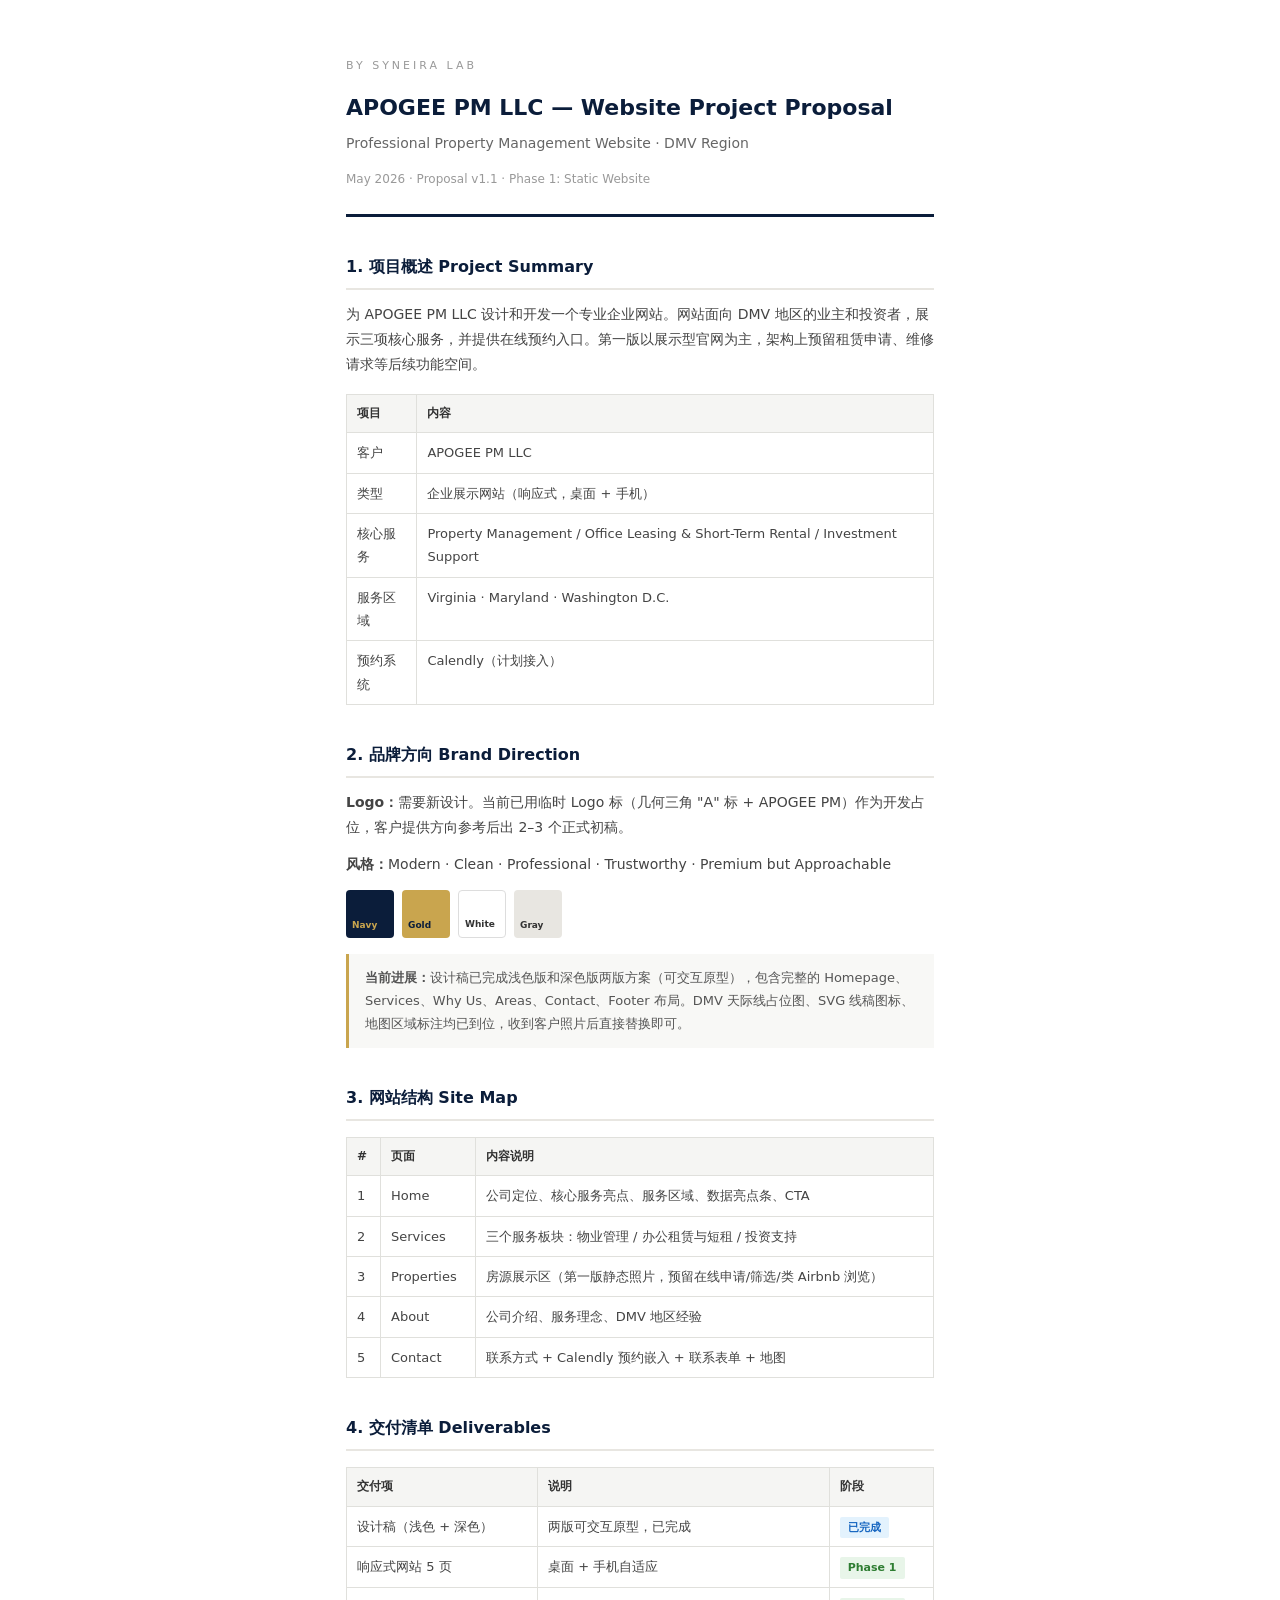
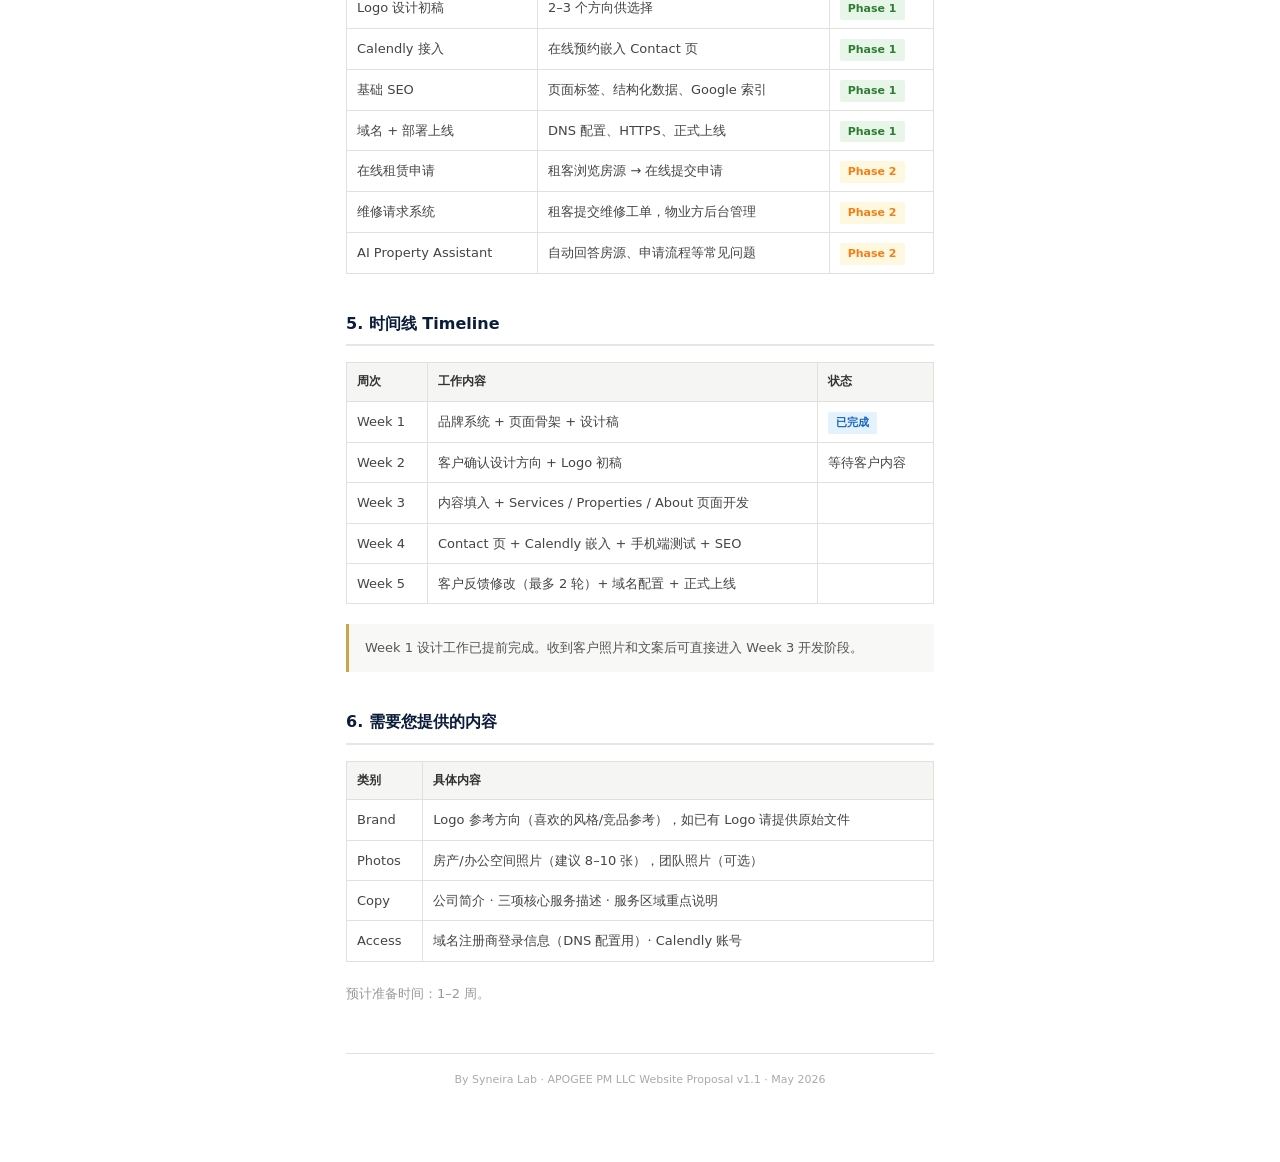
<file: apogee-pm-proposal.html>
<!DOCTYPE html>
<html lang="en">
<head>
<meta charset="UTF-8">
<meta name="viewport" content="width=device-width, initial-scale=1.0">
<title>APOGEE PM LLC · Project Proposal</title>
<style>
  *{margin:0;padding:0;box-sizing:border-box}
  body{font-family:-apple-system,system-ui,'Segoe UI','Noto Sans SC',sans-serif;color:#222;line-height:1.8;font-size:14px;background:#fff;max-width:660px;margin:0 auto;padding:56px 36px 72px}
  h1{font-size:22px;font-weight:700;color:#0B1D3A;margin-bottom:4px}
  h2{font-size:16px;font-weight:700;color:#0B1D3A;margin:36px 0 12px;padding-bottom:6px;border-bottom:2px solid #E8E6E1}
  h3{font-size:14px;font-weight:700;color:#333;margin:20px 0 8px}
  p{margin-bottom:12px;color:#444}
  .header{margin-bottom:36px;padding-bottom:24px;border-bottom:3px solid #0B1D3A}
  .brand-line{font-size:11px;letter-spacing:3px;color:#999;text-transform:uppercase;margin-bottom:12px}
  .subtitle{font-size:14px;color:#666;font-weight:400}
  .meta{margin-top:12px;font-size:12px;color:#999}
  table{width:100%;border-collapse:collapse;margin:16px 0 20px;font-size:13px}
  th{text-align:left;padding:8px 10px;background:#F5F5F3;border:1px solid #E0E0DC;font-weight:700;color:#333;font-size:12px}
  td{padding:8px 10px;border:1px solid #E0E0DC;color:#444;vertical-align:top}
  .tag{display:inline-block;padding:1px 8px;font-size:11px;font-weight:600;border-radius:2px}
  .tag-1{background:#E8F5E9;color:#2E7D32}
  .tag-2{background:#FFF8E1;color:#F57F17}
  .tag-done{background:#E3F2FD;color:#1565C0}
  .colors{display:flex;gap:8px;margin:12px 0 16px}
  .swatch{width:48px;height:48px;border-radius:4px;display:flex;align-items:flex-end;padding:4px 6px}
  .swatch span{font-size:9px;font-weight:600}
  ul{margin:8px 0 16px 20px;color:#444}
  li{margin-bottom:4px}
  .note{background:#F8F8F6;border-left:3px solid #C9A54E;padding:12px 16px;margin:16px 0;font-size:13px;color:#555}
  .footer{margin-top:48px;padding-top:16px;border-top:1px solid #E0E0DC;font-size:11px;color:#AAA;text-align:center}
  @media print{body{padding:36px 24px;font-size:12px}h1{font-size:18px}h2{font-size:14px;margin:24px 0 8px}}
</style>
</head>
<body>

<div class="header">
  <div class="brand-line">By Syneira Lab</div>
  <h1>APOGEE PM LLC — Website Project Proposal</h1>
  <div class="subtitle">Professional Property Management Website · DMV Region</div>
  <div class="meta">May 2026 · Proposal v1.1 · Phase 1: Static Website</div>
</div>

<h2>1. 项目概述 Project Summary</h2>
<p>为 APOGEE PM LLC 设计和开发一个专业企业网站。网站面向 DMV 地区的业主和投资者，展示三项核心服务，并提供在线预约入口。第一版以展示型官网为主，架构上预留租赁申请、维修请求等后续功能空间。</p>

<table>
  <tr><th>项目</th><th>内容</th></tr>
  <tr><td>客户</td><td>APOGEE PM LLC</td></tr>
  <tr><td>类型</td><td>企业展示网站（响应式，桌面 + 手机）</td></tr>
  <tr><td>核心服务</td><td>Property Management / Office Leasing & Short-Term Rental / Investment Support</td></tr>
  <tr><td>服务区域</td><td>Virginia · Maryland · Washington D.C.</td></tr>
  <tr><td>预约系统</td><td>Calendly（计划接入）</td></tr>
</table>

<h2>2. 品牌方向 Brand Direction</h2>
<p><strong>Logo：</strong>需要新设计。当前已用临时 Logo 标（几何三角 "A" 标 + APOGEE PM）作为开发占位，客户提供方向参考后出 2–3 个正式初稿。</p>
<p><strong>风格：</strong>Modern · Clean · Professional · Trustworthy · Premium but Approachable</p>

<div class="colors">
  <div class="swatch" style="background:#0B1D3A"><span style="color:#C9A54E">Navy</span></div>
  <div class="swatch" style="background:#C9A54E"><span style="color:#0B1D3A">Gold</span></div>
  <div class="swatch" style="background:#fff;border:1px solid #ddd"><span style="color:#333">White</span></div>
  <div class="swatch" style="background:#E8E6E1"><span style="color:#333">Gray</span></div>
</div>

<div class="note">
  <strong>当前进展：</strong>设计稿已完成浅色版和深色版两版方案（可交互原型），包含完整的 Homepage、Services、Why Us、Areas、Contact、Footer 布局。DMV 天际线占位图、SVG 线稿图标、地图区域标注均已到位，收到客户照片后直接替换即可。
</div>

<h2>3. 网站结构 Site Map</h2>

<table>
  <tr><th>#</th><th>页面</th><th>内容说明</th></tr>
  <tr><td>1</td><td>Home</td><td>公司定位、核心服务亮点、服务区域、数据亮点条、CTA</td></tr>
  <tr><td>2</td><td>Services</td><td>三个服务板块：物业管理 / 办公租赁与短租 / 投资支持</td></tr>
  <tr><td>3</td><td>Properties</td><td>房源展示区（第一版静态照片，预留在线申请/筛选/类 Airbnb 浏览）</td></tr>
  <tr><td>4</td><td>About</td><td>公司介绍、服务理念、DMV 地区经验</td></tr>
  <tr><td>5</td><td>Contact</td><td>联系方式 + Calendly 预约嵌入 + 联系表单 + 地图</td></tr>
</table>

<h2>4. 交付清单 Deliverables</h2>

<table>
  <tr><th>交付项</th><th>说明</th><th>阶段</th></tr>
  <tr><td>设计稿（浅色 + 深色）</td><td>两版可交互原型，已完成</td><td><span class="tag tag-done">已完成</span></td></tr>
  <tr><td>响应式网站 5 页</td><td>桌面 + 手机自适应</td><td><span class="tag tag-1">Phase 1</span></td></tr>
  <tr><td>Logo 设计初稿</td><td>2–3 个方向供选择</td><td><span class="tag tag-1">Phase 1</span></td></tr>
  <tr><td>Calendly 接入</td><td>在线预约嵌入 Contact 页</td><td><span class="tag tag-1">Phase 1</span></td></tr>
  <tr><td>基础 SEO</td><td>页面标签、结构化数据、Google 索引</td><td><span class="tag tag-1">Phase 1</span></td></tr>
  <tr><td>域名 + 部署上线</td><td>DNS 配置、HTTPS、正式上线</td><td><span class="tag tag-1">Phase 1</span></td></tr>
  <tr><td>在线租赁申请</td><td>租客浏览房源 → 在线提交申请</td><td><span class="tag tag-2">Phase 2</span></td></tr>
  <tr><td>维修请求系统</td><td>租客提交维修工单，物业方后台管理</td><td><span class="tag tag-2">Phase 2</span></td></tr>
  <tr><td>AI Property Assistant</td><td>自动回答房源、申请流程等常见问题</td><td><span class="tag tag-2">Phase 2</span></td></tr>
</table>

<h2>5. 时间线 Timeline</h2>

<table>
  <tr><th>周次</th><th>工作内容</th><th>状态</th></tr>
  <tr><td>Week 1</td><td>品牌系统 + 页面骨架 + 设计稿</td><td><span class="tag tag-done">已完成</span></td></tr>
  <tr><td>Week 2</td><td>客户确认设计方向 + Logo 初稿</td><td>等待客户内容</td></tr>
  <tr><td>Week 3</td><td>内容填入 + Services / Properties / About 页面开发</td><td></td></tr>
  <tr><td>Week 4</td><td>Contact 页 + Calendly 嵌入 + 手机端测试 + SEO</td><td></td></tr>
  <tr><td>Week 5</td><td>客户反馈修改（最多 2 轮）+ 域名配置 + 正式上线</td><td></td></tr>
</table>

<div class="note">Week 1 设计工作已提前完成。收到客户照片和文案后可直接进入 Week 3 开发阶段。</div>

<h2>6. 需要您提供的内容</h2>

<table>
  <tr><th>类别</th><th>具体内容</th></tr>
  <tr><td>Brand</td><td>Logo 参考方向（喜欢的风格/竞品参考），如已有 Logo 请提供原始文件</td></tr>
  <tr><td>Photos</td><td>房产/办公空间照片（建议 8–10 张），团队照片（可选）</td></tr>
  <tr><td>Copy</td><td>公司简介 · 三项核心服务描述 · 服务区域重点说明</td></tr>
  <tr><td>Access</td><td>域名注册商登录信息（DNS 配置用）· Calendly 账号</td></tr>
</table>

<p style="font-size:13px;color:#999;margin-top:8px">预计准备时间：1–2 周。</p>

<div class="footer">
  By Syneira Lab · APOGEE PM LLC Website Proposal v1.1 · May 2026
</div>

</body>
</html>
</file>
<file: tokens.css>
:root {
  --navy: #061a35;
  --navy-2: #082346;
  --ink: #071a33;
  --gold: #b77924;
  --gold-2: #d59a34;
  --paper: #fbf8f2;
  --soft: #f3eee5;
  --line: rgba(8, 35, 70, .14);
  --white: #fff;
  --shadow: 0 18px 42px rgba(8, 24, 46, .14);
  --serif: Georgia, "Times New Roman", serif;
  --sans: -apple-system, BlinkMacSystemFont, "Segoe UI", Helvetica, Arial, sans-serif;
}

/* Chinese typography overrides — applied automatically when <html lang="zh-CN"> */
:root[lang="zh-CN"] {
  --serif: "Noto Serif SC", "Source Han Serif SC", "Songti SC", SimSun, Georgia, serif;
  --sans: "PingFang SC", "Hiragino Sans GB", "Microsoft YaHei", "Noto Sans SC", -apple-system, BlinkMacSystemFont, "Segoe UI", Helvetica, Arial, sans-serif;
}

[lang="zh-CN"] body {
  line-height: 1.7;
  letter-spacing: 0;
}
</file>
<file: styles.css>
﻿
* {
  box-sizing: border-box;
}

html {
  scroll-behavior: smooth;
}

body {
  margin: 0;
  color: var(--ink);
  background: var(--white);
  font-family: var(--sans);
  font-size: 16px;
  line-height: 1.55;
}

a {
  color: inherit;
  text-decoration: none;
}

img {
  display: block;
  max-width: 100%;
}

.page {
  overflow: hidden;
  background: var(--white);
}

.shell {
  width: min(1120px, calc(100% - 44px));
  margin: 0 auto;
}

.site-header {
  position: absolute;
  z-index: 20;
  top: 0;
  left: 0;
  width: 100%;
  padding: 23px 0;
  color: var(--navy);
}

.nav {
  display: flex;
  align-items: center;
  justify-content: space-between;
  gap: 28px;
}

.brand {
  display: inline-flex;
  align-items: center;
  gap: 13px;
  min-width: 232px;
}

.brand-mark {
  display: block;
  width: auto;
  height: 50px;
  flex-shrink: 0;
}

.brand-word {
  display: block;
  font-family: var(--serif);
  font-size: 31px;
  line-height: .9;
  letter-spacing: 2px;
}

.brand-kicker {
  display: block;
  margin-top: 7px;
  color: var(--gold);
  font-size: 10px;
  font-weight: 700;
  letter-spacing: 4px;
  text-transform: uppercase;
}

.nav-toggle {
  display: none;
}

.nav-links {
  display: flex;
  align-items: center;
  justify-content: flex-end;
  gap: 42px;
  flex: 1;
  font-size: 15px;
  font-weight: 500;
}

.nav-links a {
  white-space: nowrap;
}

.button {
  display: inline-flex;
  align-items: center;
  justify-content: center;
  min-height: 48px;
  padding: 0 28px;
  border: 1px solid var(--navy);
  border-radius: 5px;
  background: transparent;
  color: var(--navy);
  font-size: 15px;
  font-weight: 700;
  line-height: 1;
  white-space: nowrap;
  transition: transform .18s ease, box-shadow .18s ease, background .18s ease;
}

.button:hover {
  transform: translateY(-1px);
  box-shadow: 0 14px 24px rgba(6, 26, 53, .16);
}

.button-dark {
  border-color: var(--navy);
  background: var(--navy);
  color: var(--white);
}

.button-gold {
  border-color: var(--gold-2);
  background: linear-gradient(135deg, #dca043, #b87523);
  color: var(--white);
}

.button-ghost-light {
  border-color: rgba(255,255,255,.8);
  color: var(--white);
}

.hero {
  position: relative;
  min-height: 650px;
  padding: 142px 0 128px;
  background:
    linear-gradient(90deg, rgba(255,255,255,.97) 0%, rgba(255,255,255,.9) 31%, rgba(255,255,255,.55) 49%, rgba(255,255,255,.03) 72%),
    url("assets/img/hero.png") right center / cover no-repeat;
}

.hero::after {
  position: absolute;
  right: 0;
  bottom: 0;
  left: 0;
  height: 126px;
  content: "";
  background: linear-gradient(180deg, rgba(255,255,255,0), rgba(255,255,255,.96) 72%, #fff);
  pointer-events: none;
}

.hero-copy {
  position: relative;
  z-index: 2;
  width: min(570px, 100%);
  padding-top: 10px;
}

.eyebrow {
  display: flex;
  align-items: center;
  gap: 18px;
  margin: 0 0 18px;
  color: var(--gold);
  font-size: 13px;
  font-weight: 800;
  letter-spacing: 3px;
  text-transform: uppercase;
}

.eyebrow::after {
  width: 80px;
  height: 1px;
  content: "";
  background: var(--gold);
}

h1,
h2,
h3 {
  margin: 0;
  color: var(--navy);
  font-family: var(--serif);
  font-weight: 500;
  line-height: .98;
  letter-spacing: 0;
}

h1 {
  max-width: 610px;
  font-size: clamp(48px, 7vw, 76px);
}

h1 em {
  display: block;
  color: var(--gold);
  font-style: italic;
}

.rule-short {
  width: 36px;
  height: 1px;
  margin: 22px 0 18px;
  background: var(--gold);
}

.hero-copy p {
  width: min(420px, 100%);
  margin: 0;
  font-size: 17px;
  line-height: 1.7;
}

.hero-actions {
  display: flex;
  flex-wrap: wrap;
  gap: 20px;
  margin-top: 30px;
}

.arrow {
  margin-left: 12px;
  font-size: 24px;
  font-weight: 400;
  line-height: 0;
}

.proof-card {
  position: relative;
  z-index: 5;
  display: grid;
  grid-template-columns: repeat(3, 1fr);
  width: min(930px, calc(100% - 44px));
  margin: -70px auto 0;
  overflow: hidden;
  border: 1px solid rgba(6, 26, 53, .08);
  border-radius: 10px;
  background: rgba(255,255,255,.94);
  box-shadow: var(--shadow);
  backdrop-filter: blur(14px);
}

.proof-item {
  display: grid;
  grid-template-columns: 52px 1fr;
  gap: 18px;
  align-items: center;
  min-height: 96px;
  padding: 24px 30px;
}

.proof-item + .proof-item {
  border-left: 1px solid rgba(183, 121, 36, .28);
}

.icon {
  display: block;
  width: 48px;
  height: 48px;
  color: var(--gold);
}

.icon svg {
  width: 100%;
  height: 100%;
  stroke: currentColor;
  stroke-width: 1.8;
  fill: none;
  stroke-linecap: round;
  stroke-linejoin: round;
}

.proof-title {
  margin: 0 0 3px;
  color: var(--navy);
  font-size: 14px;
  font-weight: 800;
  letter-spacing: 1.4px;
  text-transform: uppercase;
}

.proof-copy {
  margin: 0;
  color: #1c2e46;
  font-family: var(--serif);
  font-size: 15px;
  line-height: 1.25;
}

.section {
  padding: 76px 0;
}

.section-tight {
  padding-top: 56px;
}

.section-title {
  margin-top: 8px;
  font-size: clamp(33px, 4vw, 43px);
  line-height: 1.08;
}

.services-grid {
  display: grid;
  grid-template-columns: repeat(3, 1fr);
  gap: 22px;
  margin-top: 24px;
}

.services-grid-2 {
  grid-template-columns: repeat(2, 1fr);
  max-width: 880px;
  margin-left: auto;
  margin-right: auto;
}

.card-meta {
  font-size: 13px;
  letter-spacing: .04em;
  color: var(--gold);
  margin: -2px 0 6px;
  font-weight: 500;
  min-height: 0 !important;
}

.service-card {
  min-height: 260px;
  padding: 28px 28px 24px;
  border: 1px solid var(--line);
  border-radius: 7px;
  background: var(--white);
  box-shadow: 0 14px 30px rgba(8, 24, 46, .08);
}

.service-icon {
  display: grid;
  place-items: center;
  width: 68px;
  height: 68px;
  margin-bottom: 17px;
  border-radius: 50%;
  background: #f5eee5;
  color: var(--gold);
}

.service-icon .icon {
  width: 36px;
  height: 36px;
}

.service-card h3 {
  max-width: 230px;
  font-size: 24px;
  line-height: 1.05;
}

.gold-line {
  width: 42px;
  height: 2px;
  margin: 18px 0;
  background: var(--gold);
}

.service-card p {
  min-height: 86px;
  margin: 0;
  color: #22344c;
  font-size: 15px;
  line-height: 1.45;
}

.learn {
  display: inline-flex;
  align-items: center;
  gap: 12px;
  margin-top: 20px;
  color: #a46617;
  font-size: 15px;
  font-weight: 500;
}

.dark-band {
  position: relative;
  overflow: hidden;
  padding: 42px 0 36px;
  color: var(--white);
  background:
    linear-gradient(90deg, rgba(5, 23, 48, .98) 0%, rgba(5, 23, 48, .98) 55%, rgba(5, 23, 48, .68) 75%, rgba(5, 23, 48, .3) 100%),
    url("assets/img/about-band.png") right center / cover no-repeat;
}

.dark-band::before {
  position: absolute;
  top: -140px;
  left: -120px;
  width: 420px;
  height: 520px;
  content: "";
  border: 1px solid rgba(213, 154, 52, .08);
  border-radius: 42% 58% 48% 52%;
  box-shadow:
    34px 22px 0 rgba(213, 154, 52, .035),
    68px 44px 0 rgba(213, 154, 52, .03),
    102px 66px 0 rgba(213, 154, 52, .025);
  transform: rotate(-18deg);
}

.trust-grid {
  position: relative;
  z-index: 1;
  display: grid;
  grid-template-columns: 1.1fr repeat(3, 1fr);
  gap: 0;
  align-items: stretch;
}

.trust-intro {
  padding-right: 42px;
}

.dark-band .eyebrow,
.cta .eyebrow {
  margin-bottom: 12px;
  color: var(--gold-2);
}

.dark-band h2,
.cta h2 {
  color: var(--white);
  font-size: clamp(30px, 3.5vw, 42px);
  line-height: 1.06;
}

.trust-intro p {
  margin: 18px 0 0;
  color: rgba(255,255,255,.88);
  font-size: 15px;
  line-height: 1.65;
}

.trust-item {
  min-height: 220px;
  padding: 0 26px;
  border-left: 1px solid rgba(255,255,255,.28);
  text-align: center;
}

.trust-item .icon {
  width: 62px;
  height: 62px;
  margin: 0 auto 15px;
  padding: 10px;
  border: 2px solid var(--gold-2);
  border-radius: 50%;
  color: var(--gold-2);
}

.trust-item h3 {
  color: var(--white);
  font-size: 18px;
  line-height: 1.2;
}

.trust-item .gold-line {
  width: 34px;
  margin: 13px auto;
  background: var(--gold-2);
}

.trust-item p {
  margin: 0;
  color: rgba(255,255,255,.86);
  font-size: 13px;
  line-height: 1.55;
}

.areas {
  padding: 38px 0 44px;
  background: linear-gradient(180deg, #fff, #fcfaf6);
}

.areas-grid {
  display: grid;
  grid-template-columns: 235px 1fr 470px;
  gap: 34px;
  align-items: center;
}

.areas h2 {
  margin-top: 8px;
  font-size: 39px;
  line-height: 1;
}

.areas p {
  margin: 18px 0 0;
  color: #25364c;
  font-size: 15px;
  line-height: 1.55;
}

.map-wrap {
  position: relative;
  min-height: 225px;
  overflow: hidden;
}

.map-wrap img {
  width: 100%;
  height: 260px;
  object-fit: cover;
  object-position: 50% 50%;
  mix-blend-mode: multiply;
}

.map-label {
  position: absolute;
  color: var(--navy);
  font-family: var(--serif);
  font-size: 21px;
}

.map-label-va {
  left: 24%;
  top: 51%;
}

.map-label-dc {
  left: 53%;
  top: 36%;
}

.map-label-md {
  right: 14%;
  top: 36%;
}

.area-pills {
  display: grid;
  grid-template-columns: repeat(3, minmax(0, 1fr));
  gap: 14px;
}

.area-pill {
  display: flex;
  align-items: center;
  gap: 11px;
  min-height: 48px;
  padding: 0 16px;
  border: 1px solid rgba(8, 35, 70, .12);
  border-radius: 5px;
  background: var(--white);
  box-shadow: 0 8px 22px rgba(8, 24, 46, .05);
  color: var(--navy);
  font-family: var(--serif);
  font-size: 15px;
  line-height: 1.15;
}

.pin {
  flex: 0 0 auto;
  width: 15px;
  height: 20px;
  color: var(--gold);
}

.pin svg {
  width: 100%;
  height: 100%;
  fill: currentColor;
}

.cta {
  position: relative;
  padding: 42px 0 32px;
  color: var(--white);
  background:
    linear-gradient(90deg, rgba(5, 23, 48, .98) 0%, rgba(5, 23, 48, .93) 53%, rgba(5, 23, 48, .58) 74%, rgba(5, 23, 48, .08) 100%),
    url("assets/img/cta-band.png") right center / cover no-repeat;
}

.cta .shell {
  display: flex;
  align-items: center;
  justify-content: space-between;
  gap: 40px;
}

.cta-copy {
  width: min(520px, 100%);
}

.cta-copy p {
  margin: 10px 0 0;
  color: rgba(255,255,255,.92);
  font-size: 17px;
  line-height: 1.55;
}

.cta-actions {
  display: flex;
  flex-wrap: wrap;
  gap: 20px;
  justify-content: flex-end;
}

.button .mini-icon {
  width: 21px;
  height: 21px;
  margin-right: 12px;
}

.button .mini-icon svg {
  width: 100%;
  height: 100%;
  stroke: currentColor;
  stroke-width: 2;
  fill: none;
  stroke-linecap: round;
  stroke-linejoin: round;
}

.intake {
  padding: 72px 0;
  background: linear-gradient(180deg, #fff, #fbf8f2);
}

.intake-grid {
  display: grid;
  grid-template-columns: .9fr 1.1fr;
  gap: 44px;
  align-items: start;
}

.intake-copy p {
  margin: 18px 0 0;
  color: #24364e;
  font-size: 16px;
  line-height: 1.65;
}

.intake-steps {
  display: grid;
  gap: 12px;
  margin-top: 26px;
}

.intake-step {
  display: grid;
  grid-template-columns: 42px 1fr;
  gap: 14px;
  align-items: start;
  padding: 16px;
  border: 1px solid rgba(8, 35, 70, .12);
  border-radius: 7px;
  background: rgba(255,255,255,.75);
}

.step-number {
  display: grid;
  place-items: center;
  width: 42px;
  height: 42px;
  border-radius: 50%;
  background: var(--navy);
  color: var(--white);
  font-family: var(--serif);
  font-size: 18px;
}

.intake-step h3 {
  margin-bottom: 4px;
  font-family: var(--sans);
  font-size: 14px;
  font-weight: 800;
  letter-spacing: 1.4px;
  text-transform: uppercase;
}

.intake-step p {
  margin: 0;
  color: #304158;
  font-size: 14px;
  line-height: 1.45;
}

.contact-panel {
  padding: 30px;
  border: 1px solid rgba(8, 35, 70, .12);
  border-radius: 8px;
  background: var(--white);
  box-shadow: var(--shadow);
}

.contact-panel h3 {
  margin-bottom: 20px;
  font-size: 28px;
}

.contact-form {
  display: grid;
  gap: 16px;
}

.form-row {
  display: grid;
  grid-template-columns: repeat(2, minmax(0, 1fr));
  gap: 16px;
}

.field {
  display: grid;
  gap: 7px;
}

.field label {
  color: #20334d;
  font-size: 12px;
  font-weight: 800;
  letter-spacing: 1.4px;
  text-transform: uppercase;
}

.field input,
.field select,
.field textarea {
  width: 100%;
  min-height: 48px;
  padding: 12px 13px;
  border: 1px solid rgba(8, 35, 70, .18);
  border-radius: 5px;
  background: #fff;
  color: var(--ink);
  font: inherit;
  outline: none;
}

.field textarea {
  min-height: 116px;
  resize: vertical;
}

.field input:focus,
.field select:focus,
.field textarea:focus {
  border-color: var(--gold);
  box-shadow: 0 0 0 3px rgba(183, 121, 36, .14);
}

.form-actions {
  display: grid;
  grid-template-columns: 1fr 1fr;
  gap: 14px;
  margin-top: 4px;
}

.button-full {
  width: 100%;
}

.contact-note {
  margin: 14px 0 0;
  color: #607087;
  font-size: 13px;
  line-height: 1.45;
}

.footer {
  position: relative;
  overflow: hidden;
  padding: 36px 0 18px;
  color: var(--white);
  background: #061a35;
}

.footer::after {
  position: absolute;
  right: 76px;
  bottom: -38px;
  content: "A";
  color: rgba(255,255,255,.08);
  font-family: var(--serif);
  font-size: 160px;
  font-style: italic;
  line-height: 1;
}

.footer-grid {
  position: relative;
  z-index: 1;
  display: grid;
  grid-template-columns: 1.45fr 1fr 1fr 1.25fr;
  gap: 36px;
}

.footer .brand {
  min-width: 0;
  color: var(--white);
}

.footer .brand-word {
  font-size: 25px;
}

.footer p {
  width: min(260px, 100%);
  margin: 15px 0;
  color: rgba(255,255,255,.82);
  font-size: 13px;
  line-height: 1.5;
}

.socials {
  display: flex;
  gap: 9px;
}

.socials span {
  display: grid;
  place-items: center;
  width: 28px;
  height: 28px;
  border: 1px solid var(--gold-2);
  border-radius: 50%;
  color: var(--white);
  font-size: 12px;
  font-weight: 700;
}

.footer-col {
  padding-top: 4px;
  border-left: 1px solid rgba(255,255,255,.18);
  padding-left: 34px;
}

.footer-heading {
  margin: 0 0 16px;
  color: var(--gold-2);
  font-size: 11px;
  font-weight: 800;
  letter-spacing: 2.5px;
  text-transform: uppercase;
}

.footer-list {
  display: grid;
  gap: 8px;
  margin: 0;
  padding: 0;
  list-style: none;
  color: rgba(255,255,255,.88);
  font-size: 14px;
}

.contact-line {
  display: grid;
  grid-template-columns: 22px 1fr;
  gap: 11px;
  align-items: start;
}

.contact-line .mini-icon {
  width: 18px;
  height: 18px;
  color: var(--gold-2);
}

.contact-line .mini-icon svg {
  width: 100%;
  height: 100%;
  stroke: currentColor;
  stroke-width: 2;
  fill: none;
  stroke-linecap: round;
  stroke-linejoin: round;
}

.copyright {
  position: relative;
  z-index: 1;
  margin-top: 28px;
  padding-top: 16px;
  border-top: 1px solid rgba(255,255,255,.12);
  color: rgba(255,255,255,.85);
  font-size: 13px;
  letter-spacing: 1.2px;
  text-align: center;
}

/* ── Process / How It Works ─────────────────────────── */
.process {
  padding: 4.5rem 0;
  background: #fff;
  border-top: 1px solid rgba(6,26,53,.06);
  border-bottom: 1px solid rgba(6,26,53,.06);
}
.process .section-title {
  margin-bottom: 3.5rem;
}
.process-steps {
  display: flex;
  justify-content: space-between;
  position: relative;
  max-width: 960px;
  margin: 0 auto;
}
.process-steps::before {
  content: "";
  position: absolute;
  top: 24px;
  left: 48px;
  right: 48px;
  height: 2px;
  background: linear-gradient(to right,
    var(--gold),
    rgba(183,121,36,.3) 30%,
    rgba(183,121,36,.3) 70%,
    var(--gold));
  pointer-events: none;
}
.step {
  flex: 1;
  text-align: center;
  position: relative;
  padding: 0 .6rem;
  text-decoration: none;
  color: inherit;
  transition: transform .2s;
  cursor: pointer;
}
a.step:hover {
  transform: translateY(-4px);
}
a.step:hover .step-num {
  background: var(--gold);
  border-color: var(--gold);
}
.step-num {
  width: 48px;
  height: 48px;
  border-radius: 50%;
  background: var(--navy);
  color: #fff;
  display: inline-flex;
  align-items: center;
  justify-content: center;
  font-family: var(--serif);
  font-weight: 700;
  font-size: 1.15rem;
  margin-bottom: .9rem;
  position: relative;
  z-index: 1;
  box-shadow: 0 2px 10px rgba(6,26,53,.18);
  border: 2px solid var(--gold);
}
.step-icon {
  display: flex;
  justify-content: center;
  margin-bottom: .65rem;
}
.step-icon svg {
  width: 28px;
  height: 28px;
  stroke: var(--gold);
  stroke-width: 1.6;
  stroke-linecap: round;
  stroke-linejoin: round;
  fill: none;
}
.step h3 {
  font-size: .88rem;
  color: var(--navy);
  margin-bottom: .3rem;
  font-family: var(--sans);
  font-weight: 700;
  letter-spacing: .02em;
}
.step p {
  font-size: .78rem;
  color: rgba(6,26,53,.55);
  line-height: 1.5;
}

/* ── Service spotlight (homepage) ───────────────────── */
.svc-spotlight {
  padding: 3rem 0 2.5rem;
  background: var(--paper);
}
.spotlight-card {
  background: #fff;
  border: 1px solid rgba(6,26,53,.08);
  border-left: 4px solid var(--gold);
  border-radius: 3px;
  padding: 2.2rem 2rem;
  box-shadow: 0 2px 16px rgba(6,26,53,.05);
}
.spotlight-intro {
  text-align: center;
  margin-bottom: 2rem;
}
.spotlight-intro h2 {
  font-size: 1.4rem;
  color: var(--navy);
  margin-top: .4rem;
  margin-bottom: .5rem;
}
.spotlight-sub {
  font-size: .9rem;
  color: rgba(6,26,53,.6);
  max-width: 520px;
  margin: 0 auto;
  line-height: 1.6;
}
.spotlight-features {
  display: grid;
  grid-template-columns: repeat(3, 1fr);
  gap: 1.5rem;
  margin-bottom: 1.8rem;
}
@media (max-width: 640px) {
  .spotlight-features { grid-template-columns: 1fr; gap: 1rem; }
}
.spotlight-feature {
  text-align: center;
}
.spotlight-icon {
  display: flex;
  align-items: center;
  justify-content: center;
  width: 40px;
  height: 40px;
  margin: 0 auto .6rem;
}
.spotlight-icon svg {
  width: 28px;
  height: 28px;
  fill: none;
  stroke: var(--gold);
  stroke-width: 1.8;
  stroke-linecap: round;
  stroke-linejoin: round;
}
.spotlight-feature h3 {
  font-family: var(--serif);
  font-size: .92rem;
  font-weight: 400;
  color: var(--navy);
  margin-bottom: .3rem;
}
.spotlight-feature p {
  font-size: .82rem;
  color: rgba(6,26,53,.55);
  line-height: 1.55;
}
.spotlight-cta {
  text-align: center;
}
.spotlight-cta .button {
  min-width: 200px;
}

/* ── Apply band ────────────────────────────────────── */
.apply-band {
  background: var(--navy);
  padding: 4rem 0;
}
.apply-card {
  max-width: 560px;
  margin: 0 auto;
  text-align: center;
}
.apply-card .eyebrow {
  color: var(--gold);
}
.apply-card h2 {
  color: var(--paper);
  font-size: clamp(1.4rem, 2.8vw, 1.8rem);
  margin-bottom: 1rem;
}
.apply-desc {
  color: rgba(251,248,242,.65);
  font-size: .92rem;
  line-height: 1.7;
  margin-bottom: 2rem;
}
.apply-card .button {
  display: inline-flex;
  align-items: center;
  gap: .5rem;
}
.apply-card .button .mini-icon svg {
  stroke: var(--navy);
  stroke-width: 2;
  stroke-linecap: round;
  stroke-linejoin: round;
  fill: none;
}
.apply-note {
  margin-top: 1rem;
  font-size: .78rem;
  color: rgba(251,248,242,.4);
  font-family: var(--sans);
}

@media (max-width: 980px) {
  .site-header {
    position: relative;
    background: rgba(255,255,255,.96);
    box-shadow: 0 8px 22px rgba(8, 24, 46, .06);
  }

  .nav {
    align-items: flex-start;
  }

  .nav-toggle {
    display: flex;
    align-items: center;
    justify-content: center;
    margin-left: auto;
    background: none;
    border: 1px solid rgba(6,26,53,.15);
    border-radius: 4px;
    padding: 6px;
    cursor: pointer;
    flex-shrink: 0;
  }
  .nav-toggle svg {
    width: 22px;
    height: 22px;
    stroke: var(--navy);
    stroke-width: 2;
    stroke-linecap: round;
    fill: none;
  }

  .nav-links {
    display: none;
  }
  .nav-links.is-open {
    display: flex;
    flex-direction: column;
    position: absolute;
    top: 100%;
    left: 0;
    right: 0;
    background: rgba(255,255,255,.98);
    backdrop-filter: blur(12px);
    padding: 1rem 1.5rem 1.5rem;
    gap: 0;
    box-shadow: 0 12px 28px rgba(6,26,53,.12);
    border-top: 1px solid rgba(6,26,53,.08);
    z-index: 100;
    animation: nav-slide .2s ease-out;
  }
  @keyframes nav-slide {
    from { opacity: 0; transform: translateY(-8px); }
    to   { opacity: 1; transform: translateY(0); }
  }
  .nav-links.is-open a {
    padding: .7rem 0;
    border-bottom: 1px solid rgba(6,26,53,.06);
    font-size: 15px;
  }
  .nav-links.is-open a:last-child {
    border-bottom: none;
  }
  .nav-links.is-open .button {
    margin-top: .6rem;
    width: 100%;
    justify-content: center;
  }

  .hero {
    min-height: auto;
    padding: 78px 0 112px;
    background:
      linear-gradient(90deg, rgba(255,255,255,.96) 0%, rgba(255,255,255,.78) 48%, rgba(255,255,255,.22) 100%),
      url("assets/img/hero.png") 72% center / cover no-repeat;
  }

  .proof-card,
  .services-grid,
  .trust-grid,
  .areas-grid,
  .footer-grid {
    grid-template-columns: 1fr;
  }

  .proof-card {
    margin-top: -52px;
  }

  .proof-item + .proof-item,
  .trust-item,
  .footer-col {
    border-left: 0;
    border-top: 1px solid rgba(183, 121, 36, .28);
  }

  .trust-grid {
    gap: 28px;
  }

  .trust-intro,
  .trust-item {
    padding: 0;
  }

  /* Process mobile: 2-column grid, vertical line hidden */
  .process-steps {
    display: grid;
    grid-template-columns: 1fr 1fr;
    gap: 2rem 1rem;
    max-width: 400px;
  }
  .process-steps::before {
    display: none;
  }
  .step:last-child {
    grid-column: 1 / -1;
    max-width: 200px;
    margin: 0 auto;
  }

  .areas-grid {
    gap: 24px;
  }

  .area-pills {
    grid-template-columns: repeat(2, minmax(0, 1fr));
  }

  .cta .shell {
    align-items: flex-start;
    flex-direction: column;
  }

  .intake-grid {
    grid-template-columns: 1fr;
  }

  .footer-col {
    padding: 24px 0 0;
  }
}

@media (max-width: 640px) {
  .shell {
    width: min(100% - 30px, 1120px);
  }

  .site-header {
    padding: 18px 0;
  }

  .brand {
    gap: 9px;
    min-width: 0;
  }

  .brand-mark {
    height: 42px;
  }

  .brand-word {
    font-size: 24px;
  }

  .brand-kicker {
    margin-top: 5px;
    font-size: 8px;
    letter-spacing: 3px;
  }

  .button {
    width: 100%;
  }

  .hero {
    padding: 54px 0 94px;
    background:
      linear-gradient(180deg, rgba(255,255,255,.94) 0%, rgba(255,255,255,.76) 48%, rgba(255,255,255,.16) 100%),
      url("assets/img/hero.png") 72% center / cover no-repeat;
  }

  .eyebrow {
    gap: 12px;
    font-size: 11px;
    letter-spacing: 2.2px;
  }

  .eyebrow::after {
    width: 42px;
  }

  h1 {
    font-size: 45px;
  }

  .hero-copy p,
  .cta-copy p {
    font-size: 15px;
  }

  .hero-actions,
  .cta-actions {
    width: 100%;
  }

  .contact-panel {
    padding: 22px;
  }

  .form-row,
  .form-actions {
    grid-template-columns: 1fr;
  }

  .proof-card {
    width: min(100% - 30px, 930px);
  }

  .proof-item {
    min-height: 86px;
    padding: 18px 20px;
  }

  .section {
    padding: 54px 0;
  }

  .section-tight {
    padding-top: 48px;
  }

  .service-card {
    min-height: auto;
  }

  .service-card p {
    min-height: 0;
  }

  .dark-band {
    background:
      linear-gradient(180deg, rgba(5, 23, 48, .94), rgba(5, 23, 48, .76)),
      url("assets/img/about-band.png") center / cover no-repeat;
  }

  .areas h2 {
    font-size: 36px;
  }

  .map-wrap img {
    height: 210px;
  }

  .area-pills {
    grid-template-columns: 1fr;
  }

  .cta {
    background:
      linear-gradient(180deg, rgba(5, 23, 48, .93), rgba(5, 23, 48, .62)),
      url("assets/img/cta-band.png") center / cover no-repeat;
  }
}
</file>
